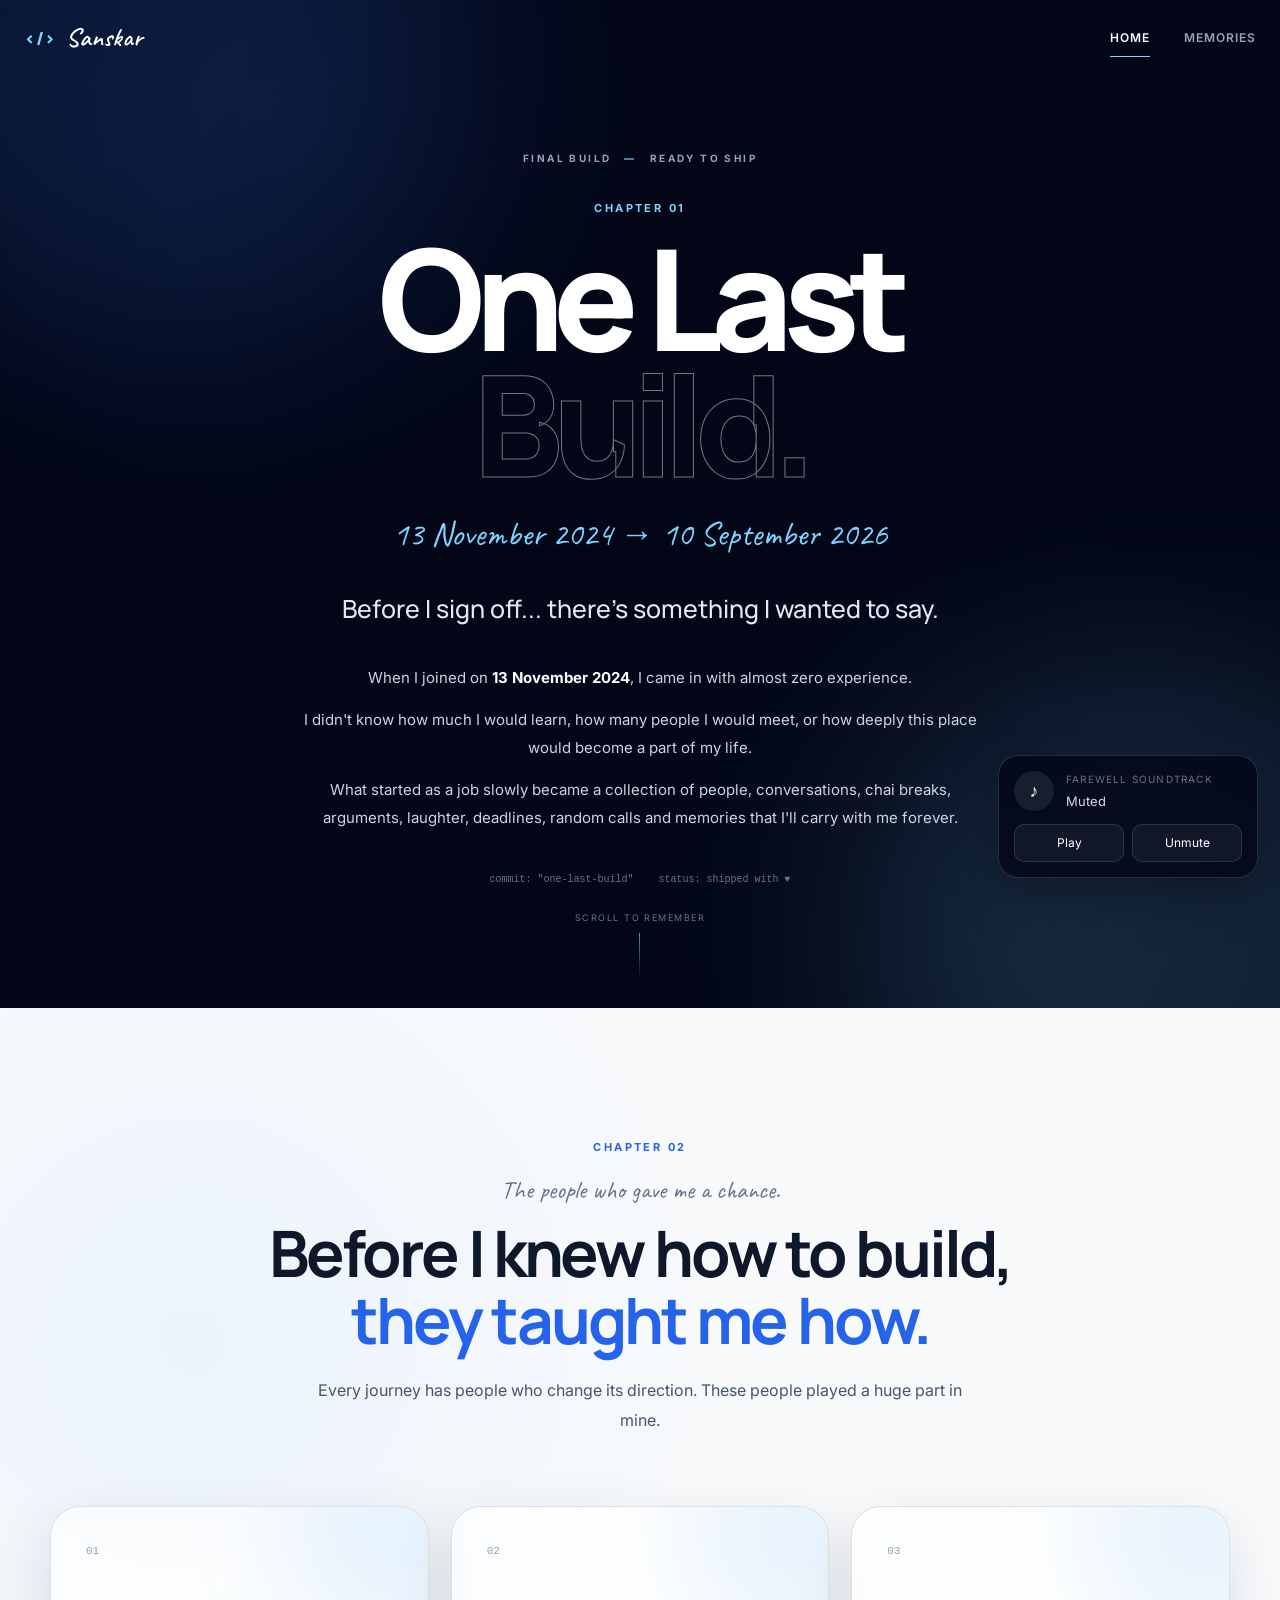
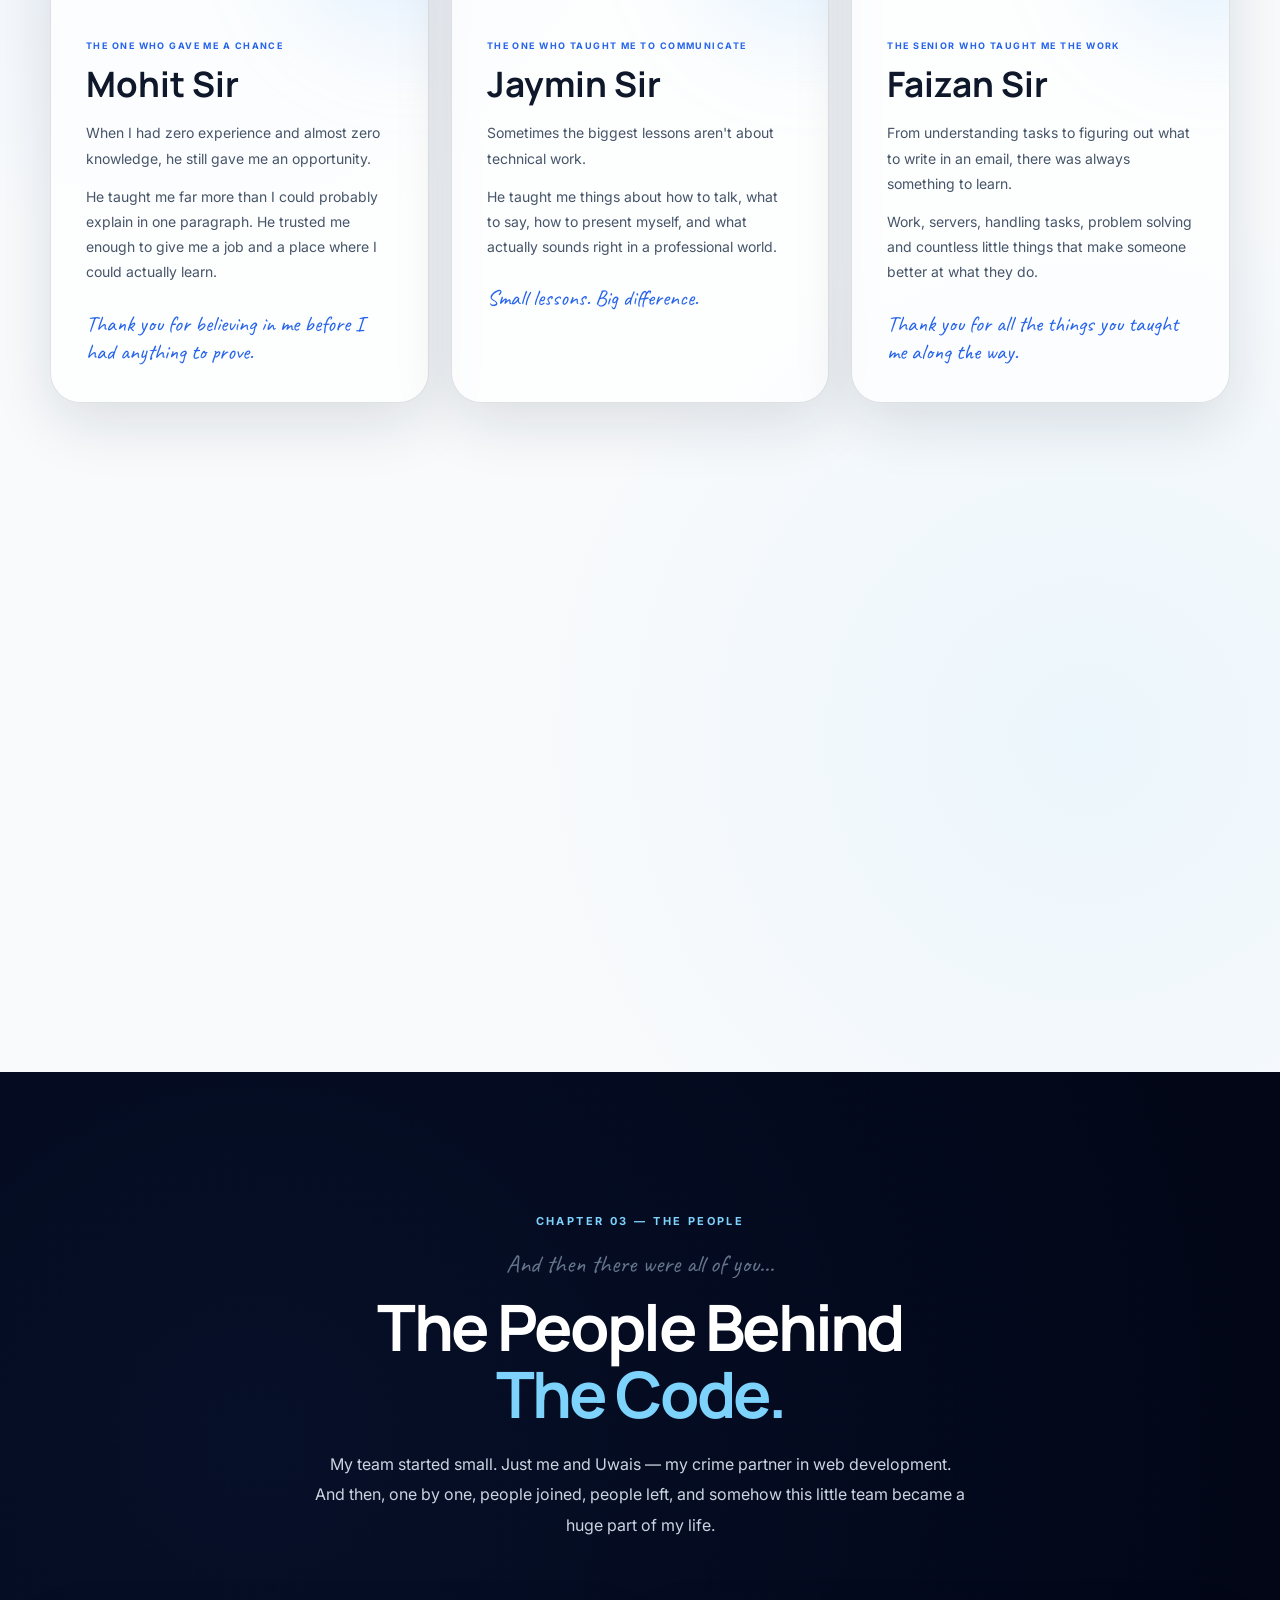
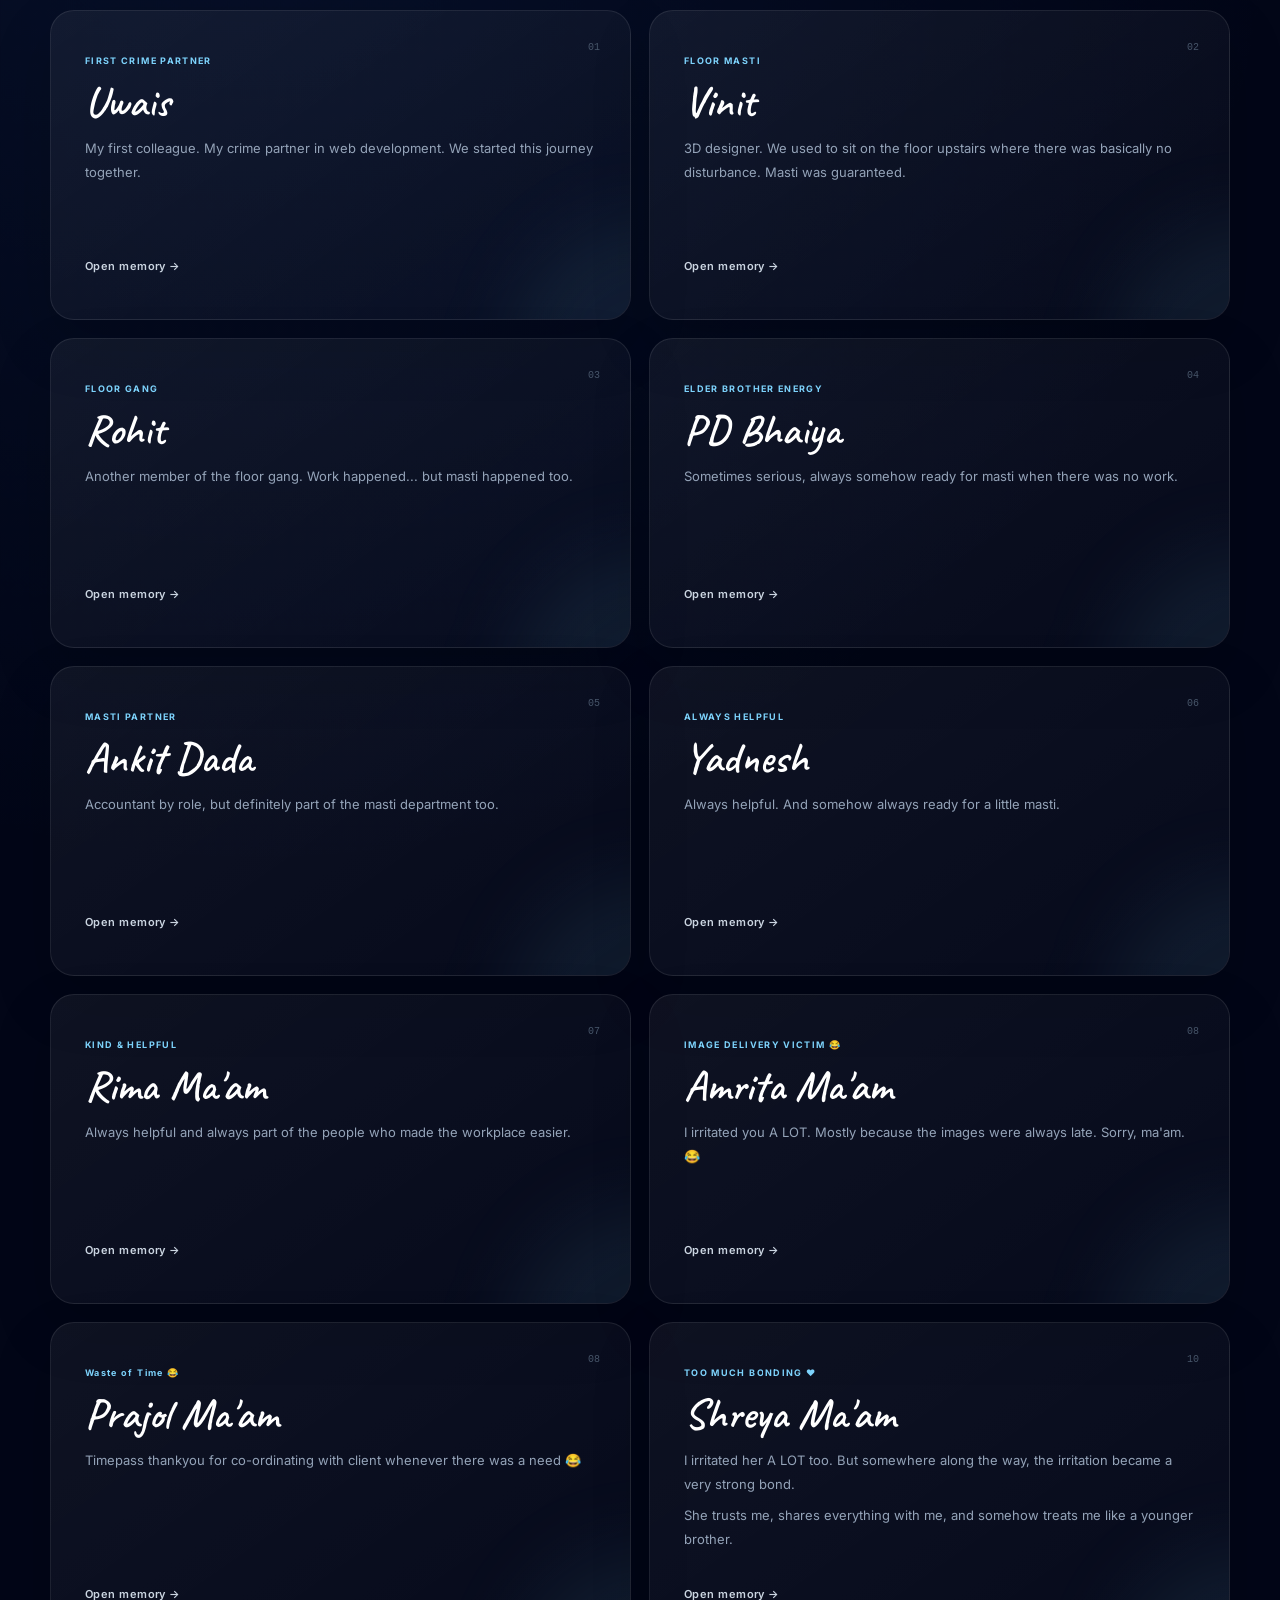
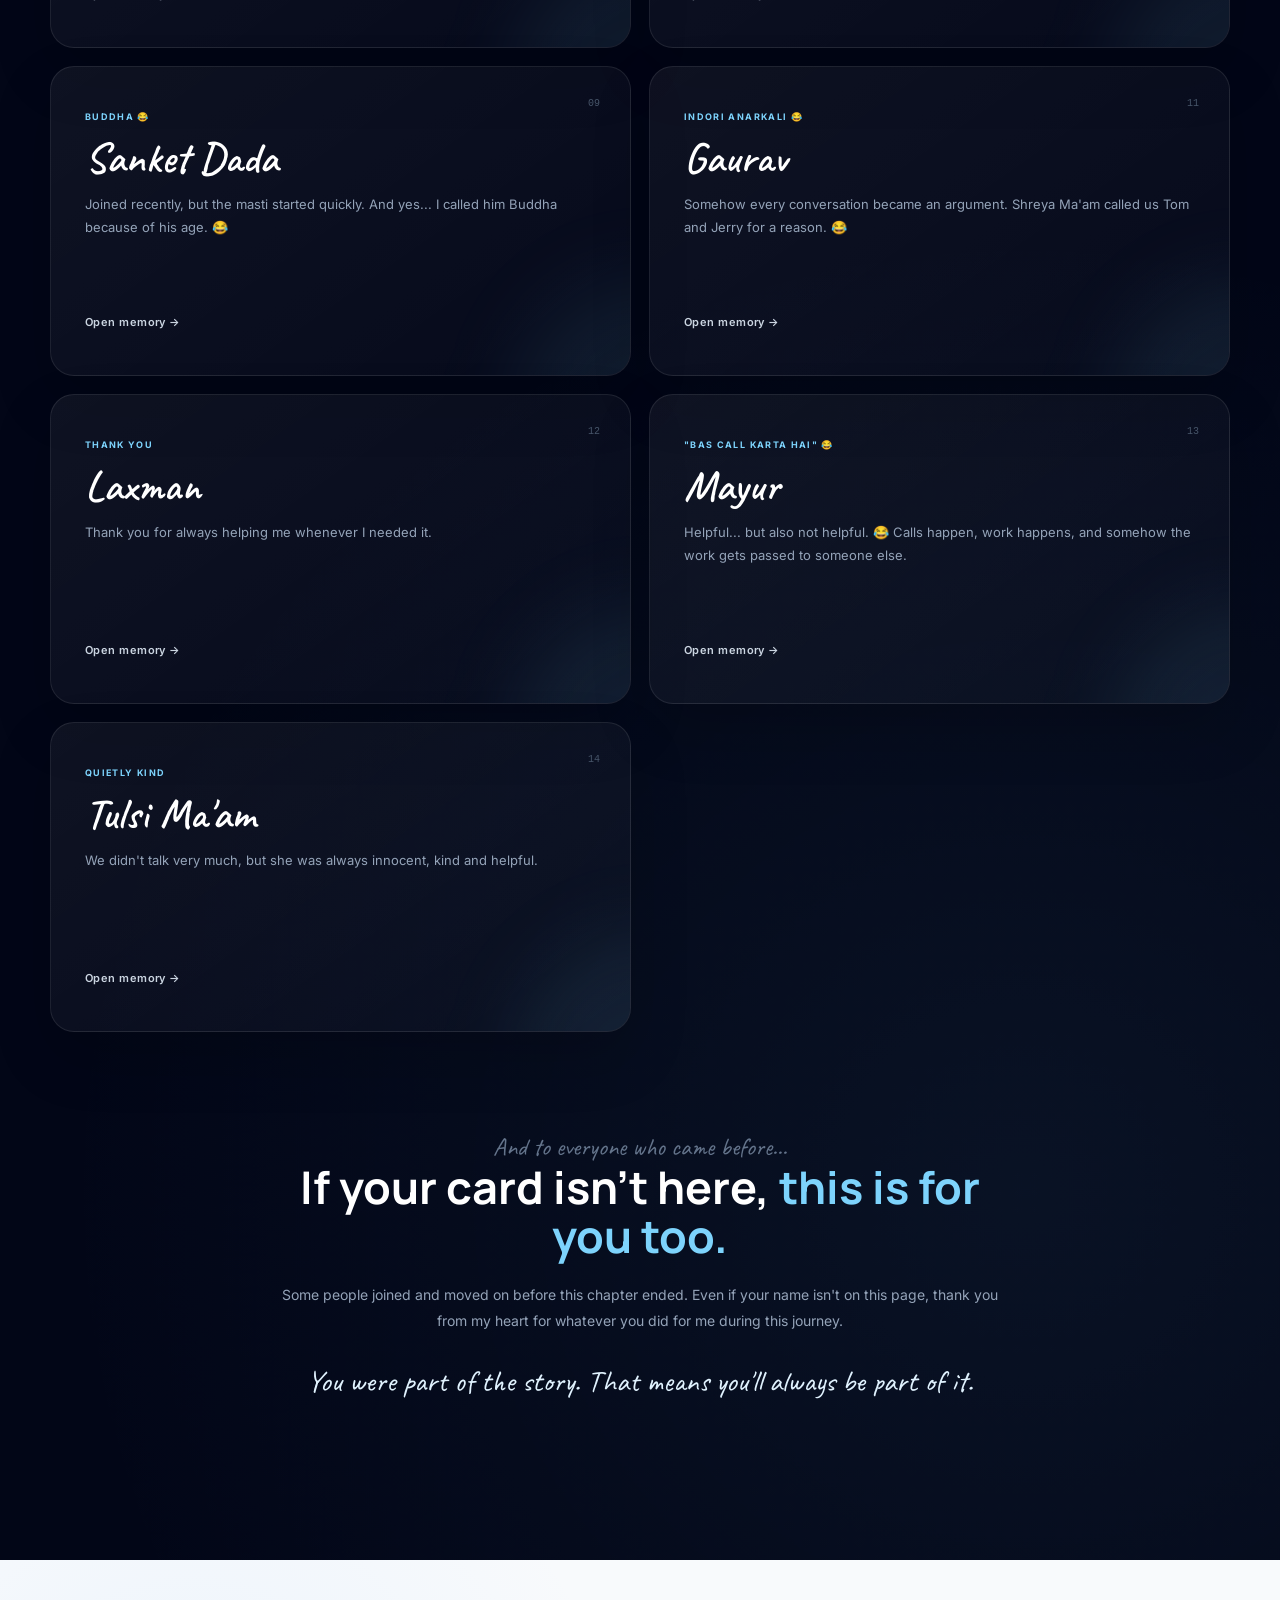
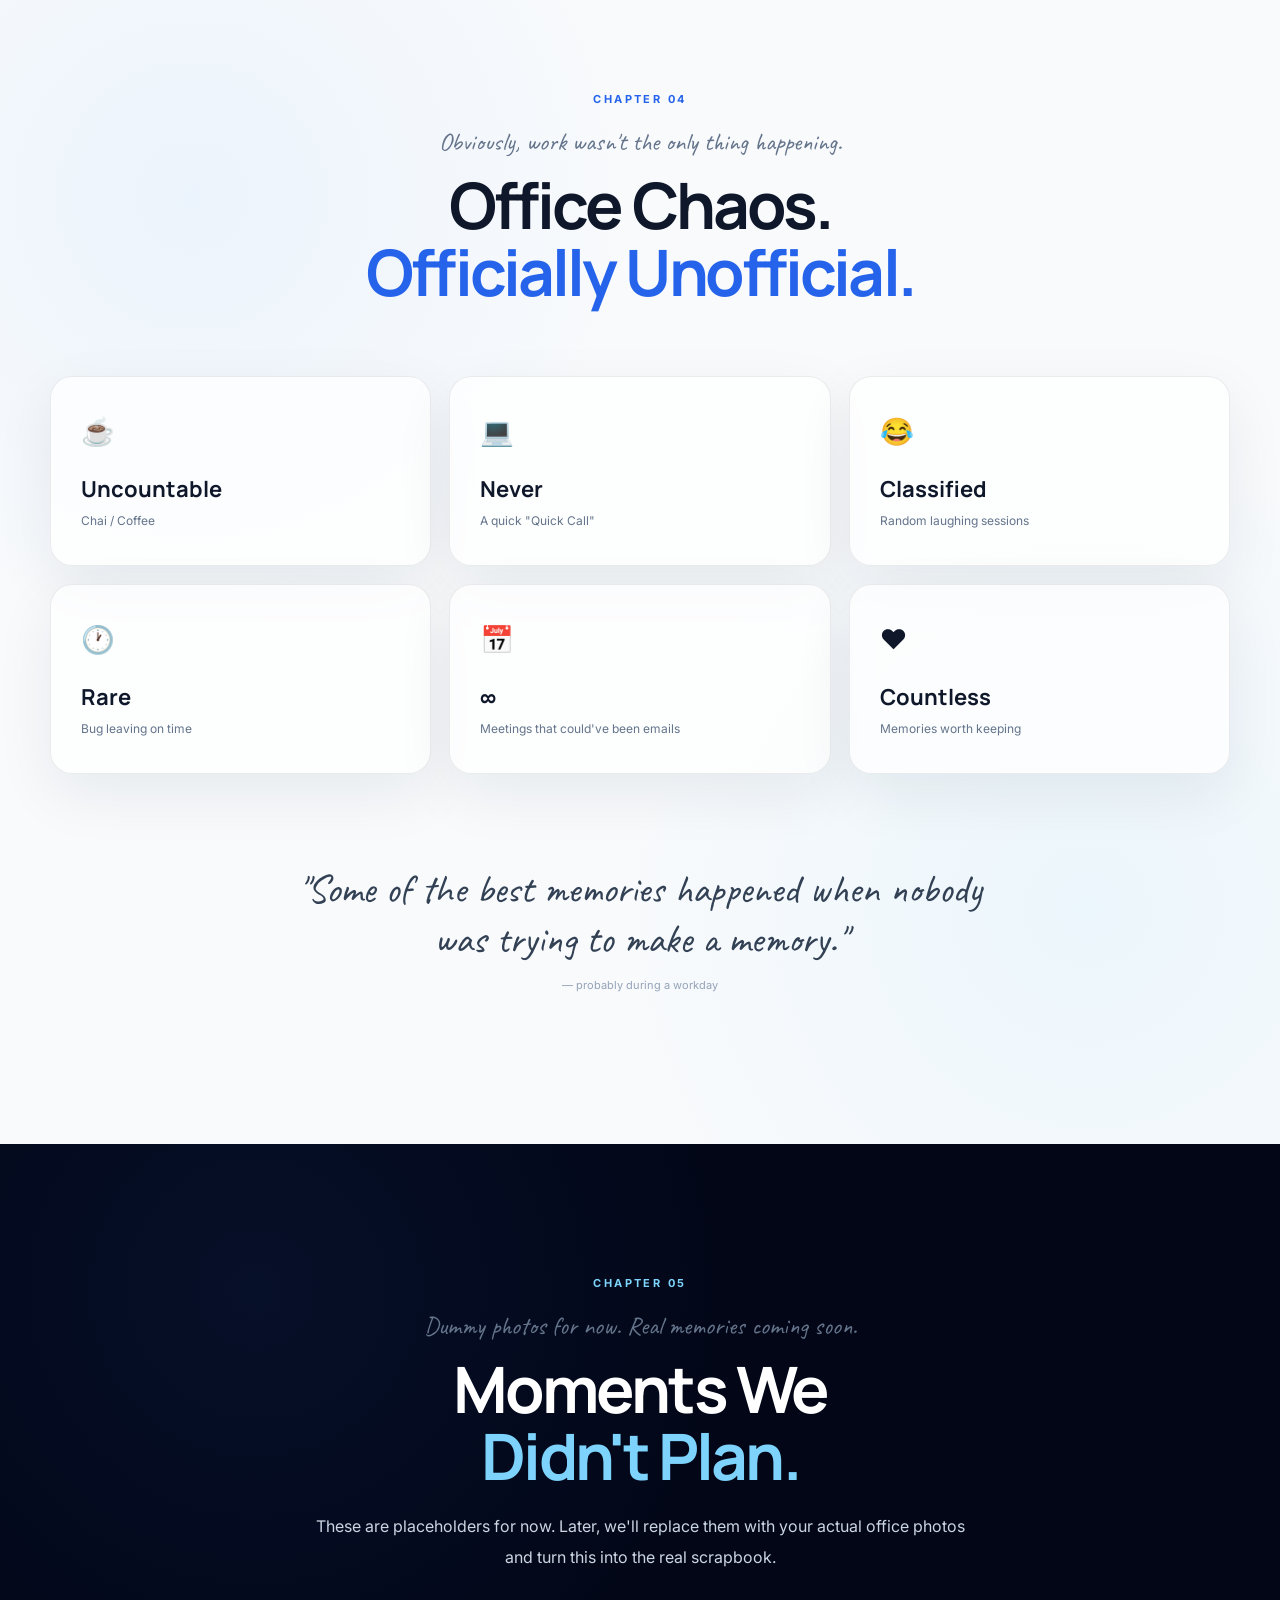
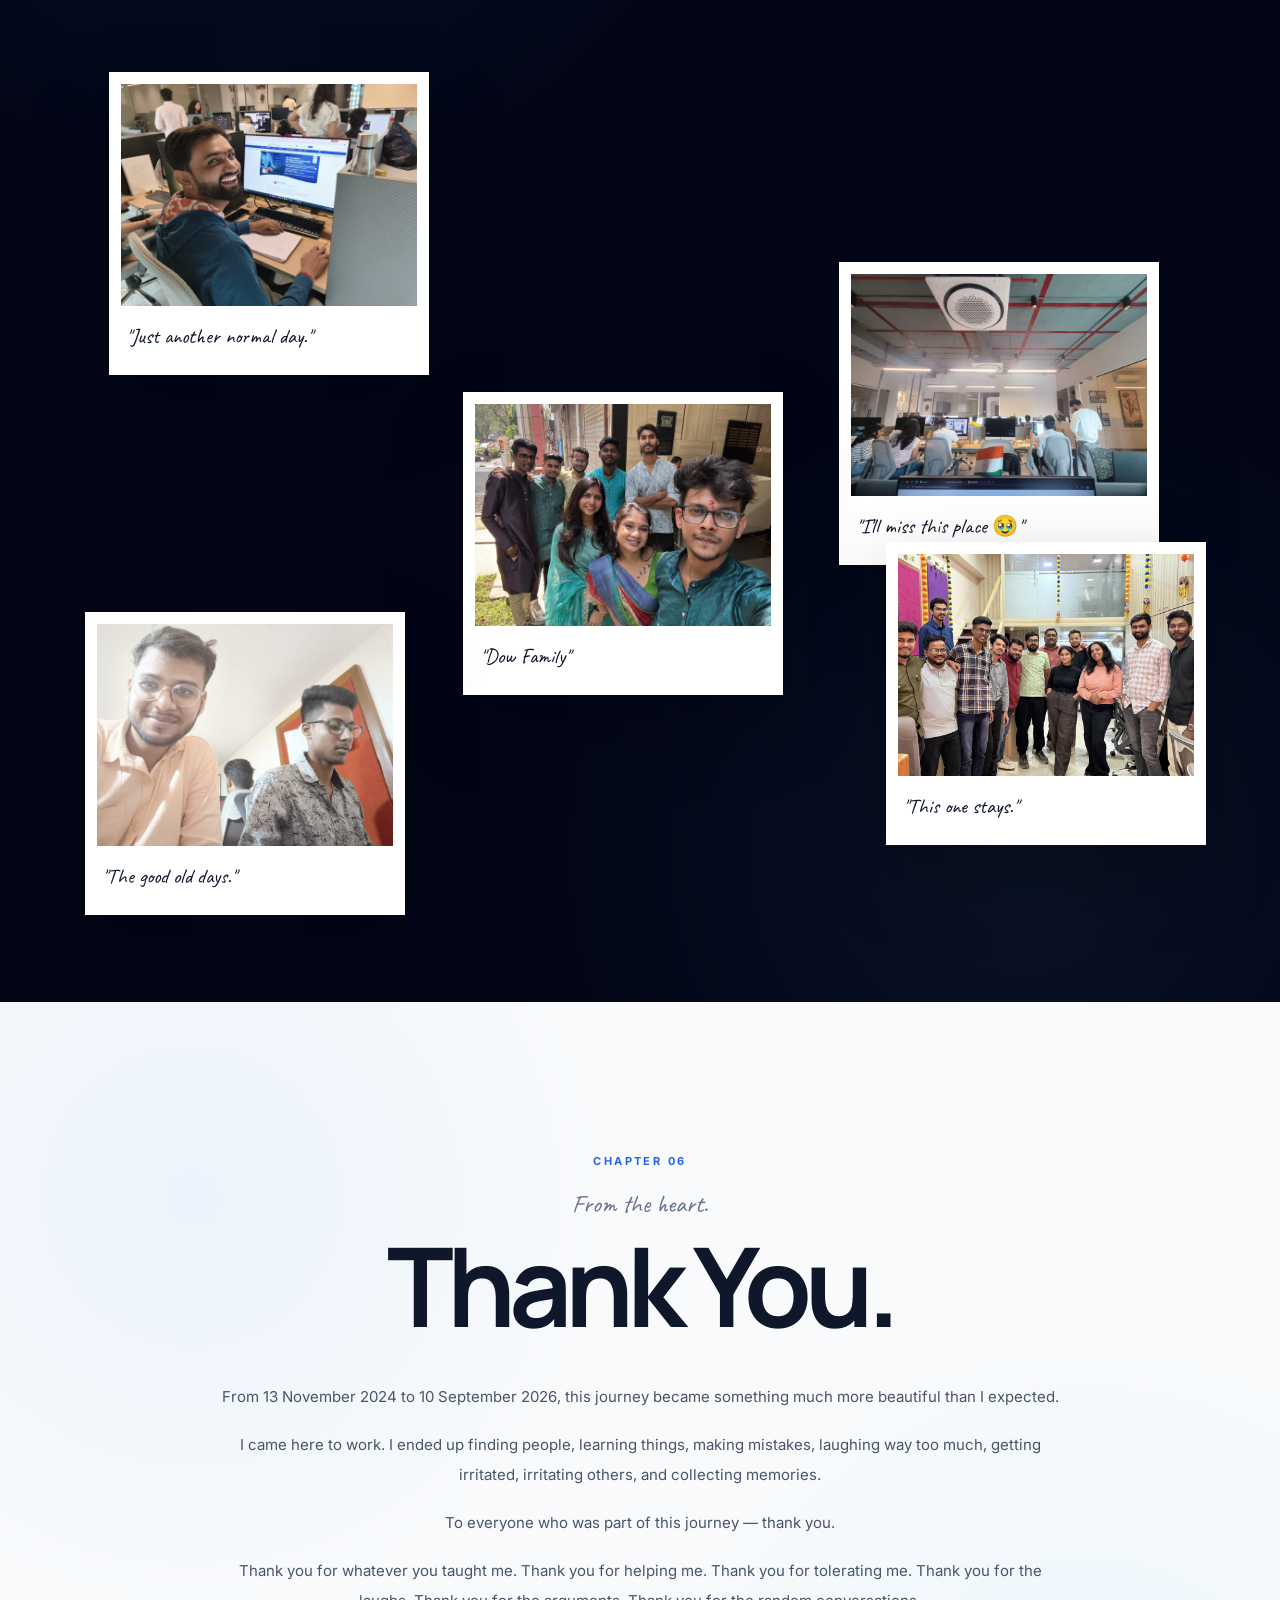
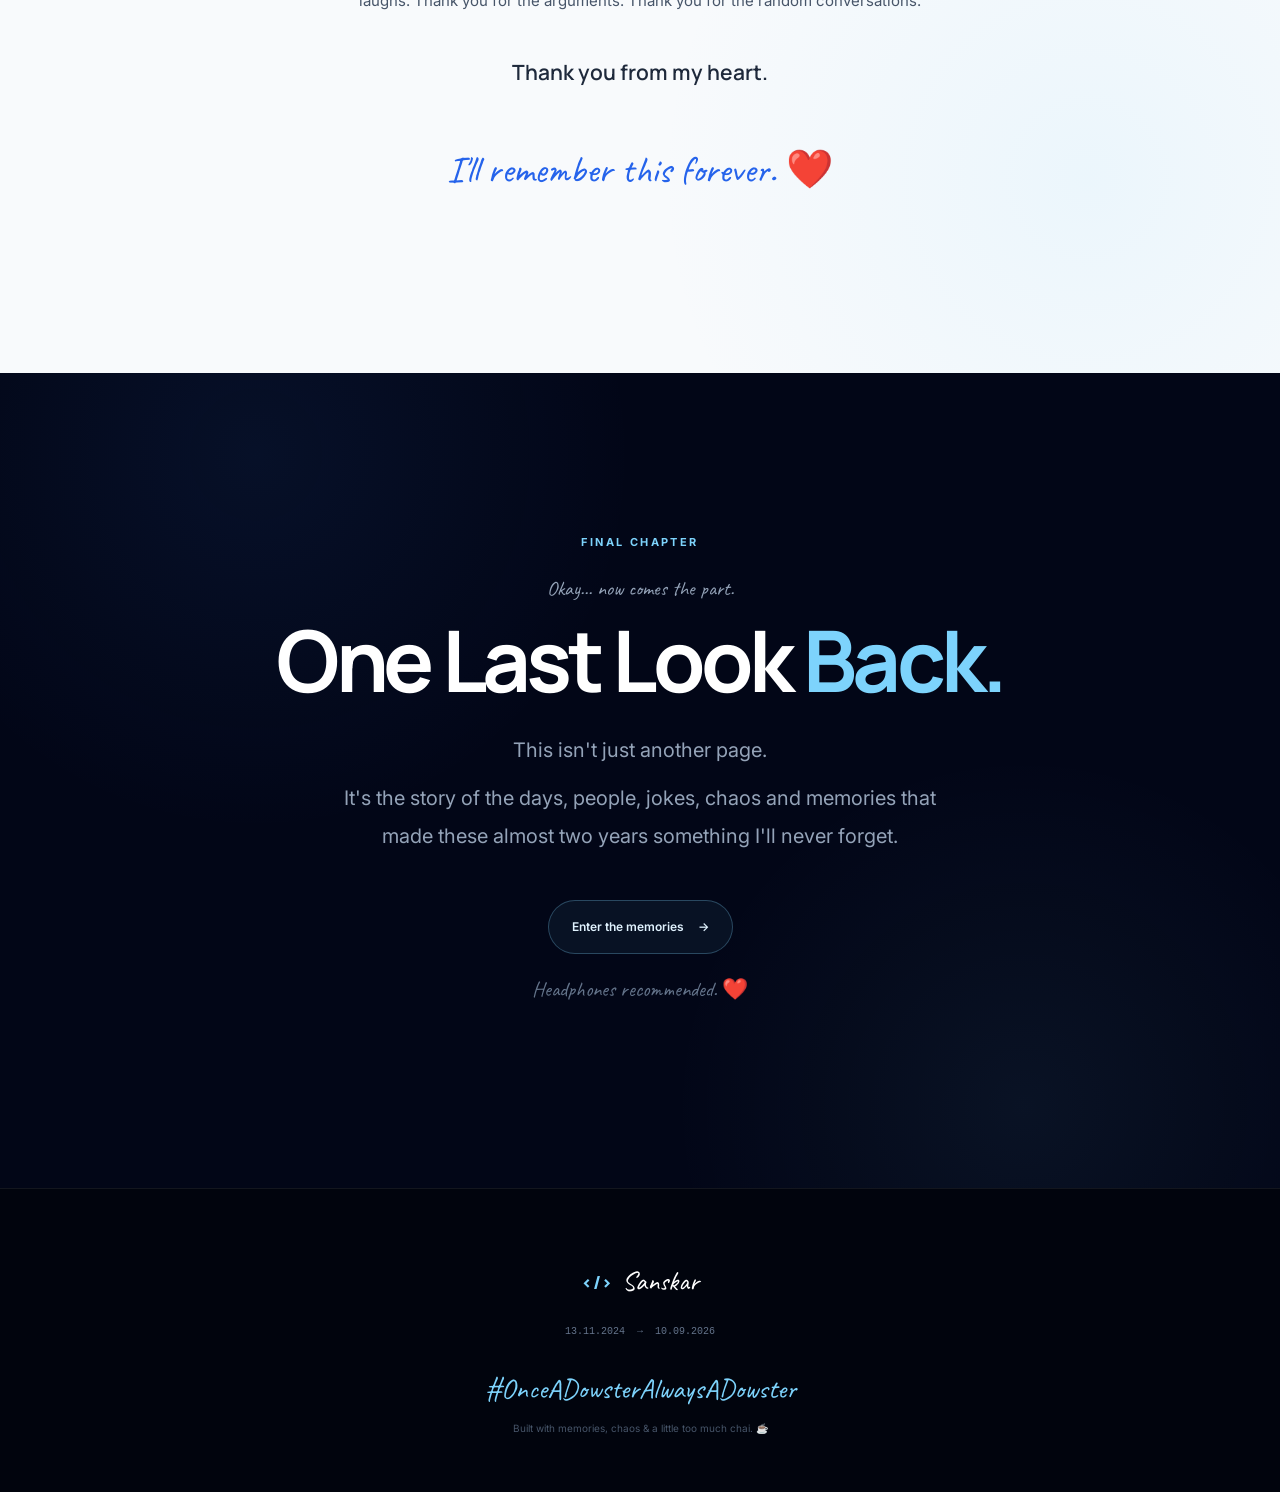
<file: index.html>
<!DOCTYPE html> 
<html lang="en">
<head>
    <meta charset="UTF-8">

    <meta
        name="viewport"
        content="width=device-width, initial-scale=1.0"
    >

    <meta
        name="description"
        content="One Last Build — Sanskar's farewell journey from 13 November 2024 to 10 September 2026."
    >

    <title>One Last Build — Sanskar's Farewell</title>
    <link rel="icon" type="image/svg+xml" href="assets/favicon.svg">


    <!-- Google Fonts -->
    <link rel="preconnect" href="https://fonts.googleapis.com">
    <link rel="preconnect" href="https://fonts.gstatic.com" crossorigin>

    <link
        href="https://fonts.googleapis.com/css2?family=Caveat:wght@400;500;600;700&family=Inter:wght@400;500;600;700&family=Manrope:wght@400;500;600;700;800&display=swap"
        rel="stylesheet"
    >

    <!-- Main CSS -->
    <link rel="stylesheet" href="css/style.css">

    <!-- Favicon -->
    <link
        rel="icon"
        type="image/svg+xml"
        href="assets/favicon.svg"
    >
</head>

<!-- HOME PAGE MUSIC -->
<audio
    id="homeAudio"
    src="audio/index.mp3"
    preload="auto"
    loop
></audio>

<div class="home-music-control" id="homeMusicControl">

    <div class="home-music-top">
        <div class="home-music-icon">♪</div>

        <div class="home-music-info">
            <div class="home-music-label">Farewell soundtrack</div>
            <div class="home-music-status" id="homeMusicStatus">
                Ready
            </div>
        </div>
    </div>

    <div class="home-music-buttons">
        <button id="homeMusicToggle" type="button">
            Play
        </button>

        <button id="homeMusicMute" type="button">
            Mute
        </button>
    </div>

</div>

<body>

<!-- =========================================
     PAGE LOADER
========================================== -->

<div class="page-loader" id="pageLoader">

    <div class="loader-content">

        <span class="loader-label">
            INITIALIZING
        </span>

        <span class="loader-code">
            Ruko site load hora, apka pc slow h site ni...
        </span>

    </div>

</div>


    <!-- =========================================
         HEADER
    ========================================== -->

    <header class="site-header" id="siteHeader">

        <div class="header-inner">

            <a href="#home" class="brand">
                <span class="brand-symbol">&lt;/&gt;</span>
                <span class="brand-name">Sanskar</span>
            </a>

            <nav class="desktop-nav" aria-label="Main navigation">

                <a href="#home" class="nav-link active">
                    Home
                </a>

                <!-- <a href="#people" class="nav-link">
                    People
                </a> -->

                <a href="#memories" class="nav-link">
                    Memories
                </a>

            </nav>

            <!-- <a
                href="memories.html"
                class="header-cta"
            >
                Enter Memories
                <span>→</span>
            </a> -->

            <button
                class="mobile-menu-toggle"
                id="mobileMenuToggle"
                type="button"
                aria-label="Open navigation menu"
                aria-expanded="false"
            >
                <span></span>
                <span></span>
            </button>

        </div>

        <!-- Mobile navigation -->

        <nav
            class="mobile-nav"
            id="mobileNav"
            aria-label="Mobile navigation"
        >

            <a href="#home">Home</a>
            <!-- <a href="#people">People</a> -->
            <a href="#memories">Memories</a>

            <!-- <a
                href="memories.html"
                class="mobile-nav-cta"
            >
                Enter Memories →
            </a> -->

        </nav>

    </header>


    <!-- =========================================
         MAIN
    ========================================== -->

    <main>


        <!-- =====================================
             HERO
        ====================================== -->

        <section
            class="hero section-dark"
            id="home"
        >

            <div class="hero-glow hero-glow-one"></div>
            <div class="hero-glow hero-glow-two"></div>

            <div class="hero-grid"></div>

            <div class="hero-content">

                <div class="hero-kicker reveal">
                    <span>FINAL BUILD</span>
                    <span class="kicker-divider">—</span>
                    <span>READY TO SHIP</span>
                </div>

                <div class="chapter-label reveal">
                    CHAPTER 01
                </div>

                <h1 class="hero-title reveal">
                    One Last
                    <span>Build.</span>
                </h1>

                <p class="hero-handwritten reveal">
                    13 November 2024 → 10 September 2026
                </p>

                <p class="hero-subtitle reveal">
                    Before I sign off... there's something I wanted to say.
                </p>

                <div class="hero-story reveal">

                    <p>
                        When I joined on <strong>13 November 2024</strong>,
                        I came in with almost zero experience.
                    </p>

                    <p>
                        I didn't know how much I would learn,
                        how many people I would meet,
                        or how deeply this place would become
                        a part of my life.
                    </p>

                    <p>
                        What started as a job slowly became
                        a collection of people, conversations,
                        chai breaks, arguments, laughter,
                        deadlines, random calls and memories
                        that I'll carry with me forever.
                    </p>

                </div>


                <div class="developer-signature reveal">

                    <span>
                        commit: "one-last-build"
                    </span>

                    <span>
                        status: shipped with ♥
                    </span>

                </div>

            </div>

            <div class="scroll-indicator">
                <span>Scroll to remember</span>
                <div class="scroll-line"></div>
            </div>

        </section>


        <!-- =====================================
             CLOUD TRANSITION
        ====================================== -->

        <div class="cloud-transition cloud-transition-light"></div>


        <!-- =====================================
             MENTORS
        ====================================== -->

        <section
            class="mentors-section section-light"
            id="mentors"
        >

            <div class="section-container">

                <div class="section-heading reveal">

                    <div class="chapter-label">
                        CHAPTER 02
                    </div>

                    <p class="handwritten-label">
                        The people who gave me a chance.
                    </p>

                    <h2>
                        Before I knew how to build,
                        <span>they taught me how.</span>
                    </h2>

                    <p class="section-intro">
                        Every journey has people who change its direction.
                        These people played a huge part in mine.
                    </p>

                </div>


                <div class="mentor-grid">

                    <!-- Mohit Sir -->

                    <article class="mentor-card reveal">

                        <div class="mentor-number">
                            01
                        </div>

                        <div class="mentor-content">

                            <span class="mentor-role">
                                THE ONE WHO GAVE ME A CHANCE
                            </span>

                            <h3>
                                Mohit Sir
                            </h3>

                            <p>
                                When I had zero experience and
                                almost zero knowledge, he still gave
                                me an opportunity.
                            </p>

                            <p>
                                He taught me far more than I could
                                probably explain in one paragraph.
                                He trusted me enough to give me a job
                                and a place where I could actually learn.
                            </p>

                            <span class="mentor-note">
                                Thank you for believing in me
                                before I had anything to prove.
                            </span>

                        </div>

                    </article>


                    <!-- Jaymin Sir -->

                    <article class="mentor-card reveal">

                        <div class="mentor-number">
                            02
                        </div>

                        <div class="mentor-content">

                            <span class="mentor-role">
                                THE ONE WHO TAUGHT ME TO COMMUNICATE
                            </span>

                            <h3>
                                Jaymin Sir
                            </h3>

                            <p>
                                Sometimes the biggest lessons aren't
                                about technical work.
                            </p>

                            <p>
                                He taught me things about how to talk,
                                what to say, how to present myself,
                                and what actually sounds right
                                in a professional world.
                            </p>

                            <span class="mentor-note">
                                Small lessons. Big difference.
                            </span>

                        </div>

                    </article>


                    <!-- Faizan Sir -->

                    <article class="mentor-card reveal">

                        <div class="mentor-number">
                            03
                        </div>

                        <div class="mentor-content">

                            <span class="mentor-role">
                                THE SENIOR WHO TAUGHT ME THE WORK
                            </span>

                            <h3>
                                Faizan Sir
                            </h3>

                            <p>
                                From understanding tasks to figuring
                                out what to write in an email,
                                there was always something to learn.
                            </p>

                            <p>
                                Work, servers, handling tasks,
                                problem solving and countless little
                                things that make someone better at
                                what they do.
                            </p>

                            <span class="mentor-note">
                                Thank you for all the things
                                you taught me along the way.
                            </span>

                        </div>

                    </article>

                    <!-- khalid Sir -->

                    <article class="mentor-card reveal">

                        <div class="mentor-number">
                            04
                        </div>

                        <div class="mentor-content">

                            <span class="mentor-role">
                                THE CTO WHO NEVER FELT LIKE A BOSS
                            </span>

                            <h3>
                                Khalid Sir
                            </h3>

                            <p>
                                Being the CTO, you might expect someone to
                                always feel distant or serious. But with Khalid
                                Sir, it was completely different. 
                            </p>

                            <p>
                                From helping with work and solving problems to
                                those random on-floor masti moments, there was
                                always something to remember. 
                            </p>

                            <span class="mentor-note">
                                Thank you for always being more like a friend
                                than a boss.
                            </span>

                        </div>

                    </article>

                    <!-- yakub Sir -->

                    <article class="mentor-card reveal">

                        <div class="mentor-number">
                            05
                        </div>

                        <div class="mentor-content">

                            <span class="mentor-role">
                                THE SENIOR WHO TAUGHT ME WORDPRESS
                            </span>

                            <h3>
                                Yakub Sir
                            </h3>

                            <p>
                                Yakub Sir was the one who taught me WordPress
                                and helped me understand the actual work behind
                                it.
                            </p>

                            <p>
                                He taught me by pointing out my mistakes, pushing me to do things
                                properly, and helping whenever I got stuck.
                                
                            </p>

                            <span class="mentor-note">
                               Thank you for teaching me, correcting me,
                            and making me better.
                            </span>

                        </div>

                    </article>

                    <!-- Gyas Sir -->

                    <article class="mentor-card reveal">

                        <div class="mentor-number">
                            06
                        </div>

                        <div class="mentor-content">

                            <span class="mentor-role">
                                THE SENIOR WHO ALWAYS HELPED
                            </span>

                            <h3>
                                Gyas Sir
                            </h3>

                            <p>
                                When I joined, Yakub Sir helped me and Uwais a lot.
        Whenever we faced a problem, we would run to him for help.
                            </p>

                            <p>
                                He taught us, corrected our mistakes, and always
        guided us when we got stuck.
                                
                            </p>

                            <span class="mentor-note">
                               Thank you for always being there and guiding us.
                            </span>

                        </div>

                    </article>

                </div>

            </div>

        </section>


        <!-- =====================================
             CLOUD TRANSITION
        ====================================== -->

        <div class="cloud-transition cloud-transition-dark"></div>


        <!-- =====================================
             PEOPLE
        ====================================== -->

        <section
            class="people-section section-dark"
            id="people"
        >

            <div class="section-container">

                <div class="section-heading reveal">

                    <div class="chapter-label">
                        CHAPTER 03 — THE PEOPLE
                    </div>

                    <p class="handwritten-label">
                        And then there were all of you...
                    </p>

                    <h2>
                        The People Behind
                        <span>The Code.</span>
                    </h2>

                    <p class="section-intro">
                        My team started small.
                        Just me and Uwais — my crime partner
                        in web development.
                    </p>

                    <p class="section-intro">
                        And then, one by one, people joined,
                        people left, and somehow this little team
                        became a huge part of my life.
                    </p>

                </div>


                <!-- People grid -->

                <div class="people-grid">


                    <!-- Uwais -->

                    <article
                        class="person-card reveal"
                        data-colleague="0"
                    >

                        <span class="person-index">
                            01
                        </span>

                        <div class="person-card-content">

                            <span class="person-tag">
                                FIRST CRIME PARTNER
                            </span>

                            <h3>
                                Uwais
                            </h3>

                            <p>
                                My first colleague.
                                My crime partner in web development.
                                We started this journey together.
                            </p>

                        </div>

                        <button
                            class="memory-button"
                            type="button"
                        >
                            Open memory →
                        </button>

                    </article>


                    <!-- Vinit -->

                    <article
                        class="person-card reveal"
                        data-colleague="1"
                    >

                        <span class="person-index">
                            02
                        </span>

                        <div class="person-card-content">

                            <span class="person-tag">
                                FLOOR MASTI
                            </span>

                            <h3>
                                Vinit
                            </h3>

                            <p>
                                3D designer.
                                We used to sit on the floor upstairs
                                where there was basically no disturbance.
                                Masti was guaranteed.
                            </p>

                        </div>

                        <button
                            class="memory-button"
                            type="button"
                        >
                            Open memory →
                        </button>

                    </article>


                    <!-- Rohit -->

                    <article
                        class="person-card reveal"
                        data-colleague="2"
                    >

                        <span class="person-index">
                            03
                        </span>

                        <div class="person-card-content">

                            <span class="person-tag">
                                FLOOR GANG
                            </span>

                            <h3>
                                Rohit
                            </h3>

                            <p>
                                Another member of the floor gang.
                                Work happened...
                                but masti happened too.
                            </p>

                        </div>

                        <button
                            class="memory-button"
                            type="button"
                        >
                            Open memory →
                        </button>

                    </article>


                    <!-- PD Bhaiya -->

                    <article
                        class="person-card reveal"
                        data-colleague="3"
                    >

                        <span class="person-index">
                            04
                        </span>

                        <div class="person-card-content">

                            <span class="person-tag">
                                ELDER BROTHER ENERGY
                            </span>

                            <h3>
                                PD Bhaiya
                            </h3>

                            <p>
                                Sometimes serious,
                                always somehow ready for masti
                                when there was no work.
                            </p>

                        </div>

                        <button
                            class="memory-button"
                            type="button"
                        >
                            Open memory →
                        </button>

                    </article>


                    <!-- Ankit Dada -->

                    <article
                        class="person-card reveal"
                        data-colleague="4"
                    >

                        <span class="person-index">
                            05
                        </span>

                        <div class="person-card-content">

                            <span class="person-tag">
                                MASTI PARTNER
                            </span>

                            <h3>
                                Ankit Dada
                            </h3>

                            <p>
                                Accountant by role,
                                but definitely part of the
                                masti department too.
                            </p>

                        </div>

                        <button
                            class="memory-button"
                            type="button"
                        >
                            Open memory →
                        </button>

                    </article>


                    <!-- Yadnesh -->

                    <article
                        class="person-card reveal"
                        data-colleague="5"
                    >

                        <span class="person-index">
                            06
                        </span>

                        <div class="person-card-content">

                            <span class="person-tag">
                                ALWAYS HELPFUL
                            </span>

                            <h3>
                                Yadnesh
                            </h3>

                            <p>
                                Always helpful.
                                And somehow always ready
                                for a little masti.
                            </p>

                        </div>

                        <button
                            class="memory-button"
                            type="button"
                        >
                            Open memory →
                        </button>

                    </article>


                    <!-- Rima Ma'am -->

                    <article
                        class="person-card reveal"
                        data-colleague="6"
                    >

                        <span class="person-index">
                            07
                        </span>

                        <div class="person-card-content">

                            <span class="person-tag">
                                KIND & HELPFUL
                            </span>

                            <h3>
                                Rima Ma'am
                            </h3>

                            <p>
                                Always helpful and always
                                part of the people who made
                                the workplace easier.
                            </p>

                        </div>

                        <button
                            class="memory-button"
                            type="button"
                        >
                            Open memory →
                        </button>

                    </article>


                    <!-- Amrita Ma'am -->

                    <article
                        class="person-card reveal"
                        data-colleague="7"
                    >

                        <span class="person-index">
                            08
                        </span>

                        <div class="person-card-content">

                            <span class="person-tag">
                                IMAGE DELIVERY VICTIM 😂
                            </span>

                            <h3>
                                Amrita Ma'am
                            </h3>

                            <p>
                                I irritated you A LOT.
                                Mostly because the images were
                                always late. Sorry, ma'am. 😂
                            </p>

                        </div>

                        <button
                            class="memory-button"
                            type="button"
                        >
                            Open memory →
                        </button>

                    </article>

                    <!--Prajol Ma'am -->

                    <article
                        class="person-card reveal"
                        data-colleague="8"
                    >

                        <span class="person-index">
                            08
                        </span>

                        <div class="person-card-content">

                            <span class="person-tag">
                                Waste of Time 😂
                            </span>

                            <h3>
                                Prajol Ma'am
                            </h3>

                            <p>
                                Timepass thankyou for co-ordinating with client whenever there was a need  😂
                            </p>

                        </div>

                        <button
                            class="memory-button"
                            type="button"
                        >
                            Open memory →
                        </button>

                    </article>

                    <!-- Shreya Ma'am -->

                    <article
                        class="person-card reveal"
                        data-colleague="9"
                    >

                        <span class="person-index">
                            10
                        </span>

                        <div class="person-card-content">

                            <span class="person-tag">
                                TOO MUCH BONDING ❤️
                            </span>

                            <h3>
                                Shreya Ma'am
                            </h3>

                            <p>
                                I irritated her A LOT too.
                                But somewhere along the way,
                                the irritation became a very strong bond.
                            </p>

                            <p>
                                She trusts me, shares everything
                                with me, and somehow treats me
                                like a younger brother.
                            </p>

                        </div>

                        <button
                            class="memory-button"
                            type="button"
                        >
                            Open memory →
                        </button>

                    </article>



                    <!-- Sanket Dada -->

                    <article
                        class="person-card reveal"
                        data-colleague="10"
                    >

                        <span class="person-index">
                            09
                        </span>

                        <div class="person-card-content">

                            <span class="person-tag">
                                BUDDHA 😂
                            </span>

                            <h3>
                                Sanket Dada
                            </h3>

                            <p>
                                Joined recently,
                                but the masti started quickly.
                                And yes... I called him Buddha
                                because of his age. 😂
                            </p>

                        </div>

                        <button
                            class="memory-button"
                            type="button"
                        >
                            Open memory →
                        </button>

                    </article>


                    

                    <!-- Gaurav -->

                    <article
                        class="person-card reveal"
                        data-colleague="11"
                    >

                        <span class="person-index">
                            11
                        </span>

                        <div class="person-card-content">

                            <span class="person-tag">
                                INDORI ANARKALI 😂
                            </span>

                            <h3>
                                Gaurav
                            </h3>

                            <p>
                                Somehow every conversation
                                became an argument.
                                Shreya Ma'am called us
                                Tom and Jerry for a reason. 😂
                            </p>

                        </div>

                        <button
                            class="memory-button"
                            type="button"
                        >
                            Open memory →
                        </button>

                    </article>


                    <!-- Laxman -->

                    <article
                        class="person-card reveal"
                        data-colleague="12"
                    >

                        <span class="person-index">
                            12
                        </span>

                        <div class="person-card-content">

                            <span class="person-tag">
                                THANK YOU
                            </span>

                            <h3>
                                Laxman
                            </h3>

                            <p>
                                Thank you for always helping me
                                whenever I needed it.
                            </p>

                        </div>

                        <button
                            class="memory-button"
                            type="button"
                        >
                            Open memory →
                        </button>

                    </article>


                    <!-- Mayur -->

                    <article
                        class="person-card reveal"
                        data-colleague="13"
                    >

                        <span class="person-index">
                            13
                        </span>

                        <div class="person-card-content">

                            <span class="person-tag">
                                "BAS CALL KARTA HAI" 😂
                            </span>

                            <h3>
                                Mayur
                            </h3>

                            <p>
                                Helpful...
                                but also not helpful. 😂
                                Calls happen, work happens,
                                and somehow the work gets passed
                                to someone else.
                            </p>

                        </div>

                        <button
                            class="memory-button"
                            type="button"
                        >
                            Open memory →
                        </button>

                    </article>


                    <!-- Tulsi Ma'am -->

                    <article
                        class="person-card reveal"
                        data-colleague="14"
                    >

                        <span class="person-index">
                            14
                        </span>

                        <div class="person-card-content">

                            <span class="person-tag">
                                QUIETLY KIND
                            </span>

                            <h3>
                                Tulsi Ma'am
                            </h3>

                            <p>
                                We didn't talk very much,
                                but she was always innocent,
                                kind and helpful.
                            </p>

                        </div>

                        <button
                            class="memory-button"
                            type="button"
                        >
                            Open memory →
                        </button>

                    </article>

                </div>


                <!-- People who left -->

                <div class="people-goodbye reveal">

                    <span class="handwritten-label">
                        And to everyone who came before...
                    </span>

                    <h3>
                        If your card isn't here,
                        <span>this is for you too.</span>
                    </h3>

                    <p>
                        Some people joined and moved on before
                        this chapter ended.
                        Even if your name isn't on this page,
                        thank you from my heart for whatever
                        you did for me during this journey.
                    </p>

                    <p class="handwritten-big">
                        You were part of the story.
                        That means you'll always be part of it.
                    </p>

                </div>

            </div>

        </section>


        <!-- =====================================
             CLOUD TRANSITION
        ====================================== -->

        <div class="cloud-transition cloud-transition-light"></div>


        <!-- =====================================
             OFFICE CHAOS
        ====================================== -->

        <section
            class="chaos-section section-light"
            id="chaos"
        >

            <div class="section-container">

                <div class="section-heading reveal">

                    <div class="chapter-label">
                        CHAPTER 04
                    </div>

                    <p class="handwritten-label">
                        Obviously, work wasn't the only thing happening.
                    </p>

                    <h2>
                        Office Chaos.
                        <span>Officially Unofficial.</span>
                    </h2>

                </div>


                <div class="chaos-stats">


                    <div class="chaos-stat reveal">

                        <span class="chaos-icon">
                            ☕
                        </span>

                        <strong>
                            Uncountable
                        </strong>

                        <span>
                            Chai / Coffee
                        </span>

                    </div>


                    <div class="chaos-stat reveal">

                        <span class="chaos-icon">
                            💻
                        </span>

                        <strong>
                            Never
                        </strong>

                        <span>
                            A quick "Quick Call"
                        </span>

                    </div>


                    <div class="chaos-stat reveal">

                        <span class="chaos-icon">
                            😂
                        </span>

                        <strong>
                            Classified
                        </strong>

                        <span>
                            Random laughing sessions
                        </span>

                    </div>


                    <div class="chaos-stat reveal">

                        <span class="chaos-icon">
                            🕐
                        </span>

                        <strong>
                            Rare
                        </strong>

                        <span>
                            Bug leaving on time
                        </span>

                    </div>


                    <div class="chaos-stat reveal">

                        <span class="chaos-icon">
                            📅
                        </span>

                        <strong>
                            ∞
                        </strong>

                        <span>
                            Meetings that could've been emails
                        </span>

                    </div>


                    <div class="chaos-stat reveal">

                        <span class="chaos-icon">
                            ❤️
                        </span>

                        <strong>
                            Countless
                        </strong>

                        <span>
                            Memories worth keeping
                        </span>

                    </div>

                </div>


                <div class="chaos-quote reveal">

                    <p>
                        "Some of the best memories
                        happened when nobody was trying
                        to make a memory."
                    </p>

                    <span>
                        — probably during a workday
                    </span>

                </div>

            </div>

        </section>


        <!-- =====================================
             CLOUD TRANSITION
        ====================================== -->

        <div class="cloud-transition cloud-transition-dark"></div>


        <!-- =====================================
             PHOTO WALL
        ====================================== -->

        <section
            class="photo-wall-section section-dark"
            id="photoWall"
        >

            <div class="section-container">

                <div class="section-heading reveal">

                    <div class="chapter-label">
                        CHAPTER 05
                    </div>

                    <p class="handwritten-label">
                        Dummy photos for now. Real memories coming soon.
                    </p>

                    <h2>
                        Moments We
                        <span>Didn't Plan.</span>
                    </h2>

                    <p class="section-intro">
                        These are placeholders for now.
                        Later, we'll replace them with your actual
                        office photos and turn this into the real
                        scrapbook.
                    </p>

                </div>


                <div class="photo-wall">


                    <figure class="photo-card photo-card-one reveal">

                        <img
                            src="images/pd.jpg"
                            alt="Placeholder team working together"
                            loading="lazy"
                        >

                        <figcaption>
                            "Just another normal day."
                        </figcaption>

                    </figure>


                    <figure class="photo-card photo-card-two reveal">

                        <img
                            src="images/WhatsApp Image 2026-09-08 at 10.13.31 PM (1).jpeg"
                            alt="Placeholder team conversation"
                            loading="lazy"
                        >

                        <figcaption>
                            "I’ll miss this place 🥹"
                        </figcaption>

                    </figure>


                    <figure class="photo-card photo-card-three reveal">

                        <img
                            src="images/WhatsApp Image 2026-09-07 at 2.02.00 PM.jpeg"
                            alt="Placeholder friends laughing"
                            loading="lazy"
                        >

                        <figcaption>
                            "Dow Family"
                        </figcaption>

                    </figure>


                    <figure class="photo-card photo-card-four reveal">

                        <img
                            src="images/WhatsApp Image 2026-09-07 at 2.02.00 PM (3).jpeg"
                            alt="Placeholder group memory"
                            loading="lazy"
                        >

                        <figcaption>
                            "This one stays."
                        </figcaption>

                    </figure>


                    <figure class="photo-card photo-card-five reveal">

                        <img
                            src="images/photo_2026-09-06_11-13-36 (2).jpg"
                            alt="Placeholder friends together"
                            loading="lazy"
                        >

                        <figcaption>
                            "The good old days."
                        </figcaption>

                    </figure>

                </div>

            </div>

        </section>


        <!-- =====================================
             CLOUD TRANSITION
        ====================================== -->

        <div class="cloud-transition cloud-transition-light"></div>


        <!-- =====================================
             GRATITUDE
        ====================================== -->

        <section
            class="gratitude-section section-light"
            id="gratitude"
        >

            <div class="section-container">

                <div class="gratitude-content reveal">

                    <div class="chapter-label">
                        CHAPTER 06
                    </div>

                    <p class="handwritten-label">
                        From the heart.
                    </p>

                    <h2>
                        Thank You.
                    </h2>

                    <div class="gratitude-text">

                        <p>
                            From 13 November 2024 to
                            10 September 2026,
                            this journey became something
                            much more beautiful than I expected.
                        </p>

                        <p>
                            I came here to work.
                            I ended up finding people,
                            learning things, making mistakes,
                            laughing way too much,
                            getting irritated,
                            irritating others,
                            and collecting memories.
                        </p>

                        <p>
                            To everyone who was part of this journey —
                            thank you.
                        </p>

                        <p>
                            Thank you for whatever you taught me.
                            Thank you for helping me.
                            Thank you for tolerating me.
                            Thank you for the laughs.
                            Thank you for the arguments.
                            Thank you for the random conversations.
                        </p>

                        <p class="gratitude-highlight">
                            Thank you from my heart.
                        </p>

                    </div>

                    <p class="gratitude-handwritten">
                        I'll remember this forever. ❤️
                    </p>

                </div>

            </div>

        </section>


        <!-- =====================================
             CLOUD TRANSITION
        ====================================== -->

        <div class="cloud-transition cloud-transition-dark"></div>


        <!-- =====================================
             MEMORIES PREVIEW
        ====================================== -->

        <section
            class="memories-preview-section section-dark"
            id="memories"
        >

            <div class="section-container">

                <div class="memories-preview reveal">

                    <div class="chapter-label">
                        FINAL CHAPTER
                    </div>

                    <p class="handwritten-label">
                        Okay... now comes the part.
                    </p>

                    <h2>
                        One Last Look
                        <span>Back.</span>
                    </h2>

                    <p>
                        This isn't just another page.
                    </p>

                    <p>
                        It's the story of the days,
                        people, jokes, chaos and memories
                        that made these almost two years
                        something I'll never forget.
                    </p>

                    <a
                        href="memories.html"
                        class="memory-enter-button"
                    >
                        Enter the memories
                        <span>→</span>
                    </a>

                    <span class="memory-enter-note">
                        Headphones recommended. ❤️
                    </span>

                </div>

            </div>

        </section>


    </main>


    <!-- =========================================
         MEMORY MODAL
    ========================================== -->

    <div
        class="memory-modal"
        id="memoryModal"
        aria-hidden="true"
    >

        <div class="memory-modal-backdrop"></div>

        <div
            class="memory-modal-content"
            role="dialog"
            aria-modal="true"
            aria-labelledby="modalName"
        >

            <button
                class="modal-close"
                id="modalClose"
                type="button"
                aria-label="Close memory"
            >
                ×
            </button>

            <span
                class="modal-tag"
                id="modalTag"
            >
                MEMORY
            </span>

            <h2 id="modalName">
                Name
            </h2>

            <p
                class="modal-message"
                id="modalMessage"
            >
                Message
            </p>

            <div class="modal-memory-block">

                <span>
                    ONE MEMORY
                </span>

                <p id="modalMemory">
                    Memory
                </p>

            </div>

            <div class="modal-memory-block">

                <span>
                    I'LL MISS
                </span>

                <p id="modalWillMiss">
                    Something
                </p>

            </div>

            <div class="modal-memory-block">

                <span>
                    INSIDE JOKE
                </span>

                <p id="modalInsideJoke">
                    Something funny
                </p>

            </div>

        </div>

    </div>


    <!-- =========================================
         FOOTER
    ========================================== -->

    <footer class="site-footer">

        <div class="footer-inner">

            <div class="footer-brand">

                <span class="brand-symbol">
                    &lt;/&gt;
                </span>

                <span>
                    Sanskar
                </span>

            </div>

            <div class="footer-dates">

                <span>
                    13.11.2024
                </span>

                <span>
                    →
                </span>

                <span>
                    10.09.2026
                </span>

            </div>

            <p class="footer-line">
                #OnceADowsterAlwaysADowster
            </p>

            <p class="footer-copyright">
                Built with memories, chaos &amp; a little too much chai. ☕
            </p>

        </div>

    </footer>


    <!-- Main JS -->
    <script src="js/main.js"></script>

</body>
</html>
</file>
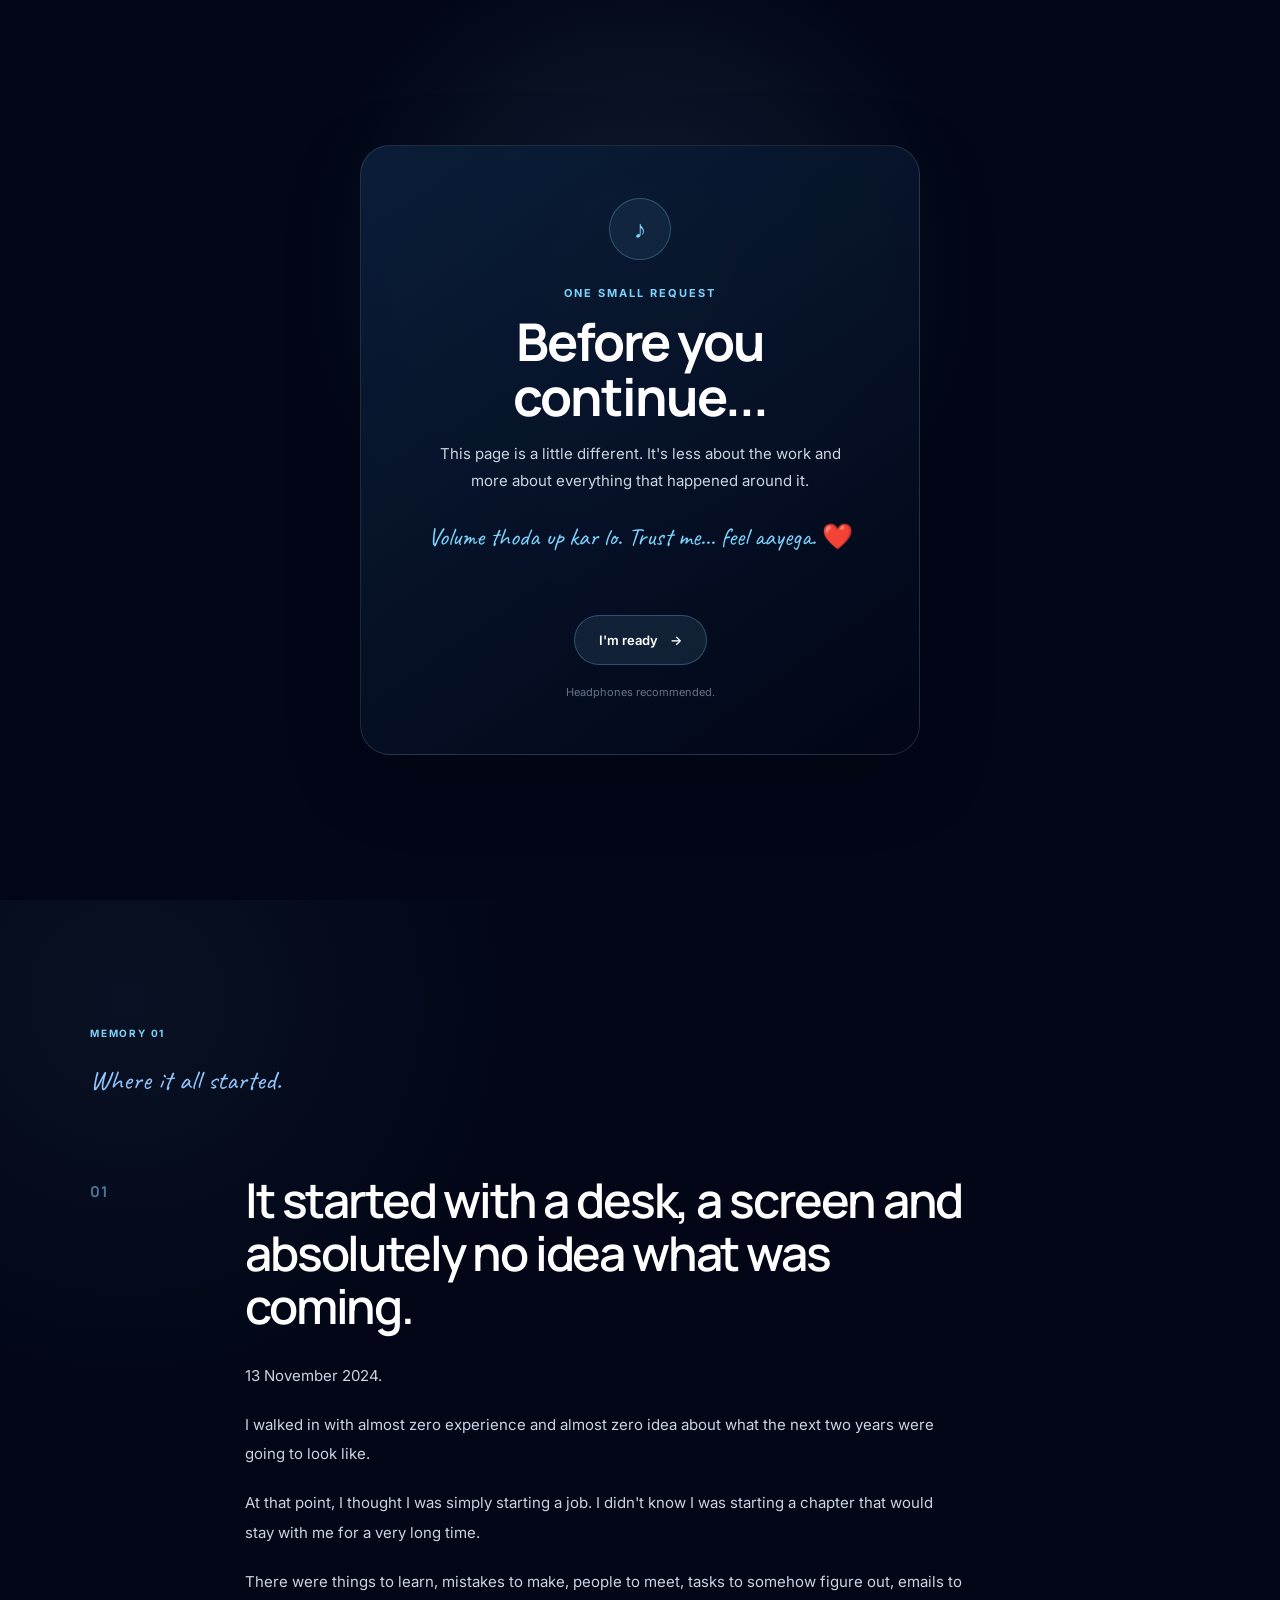
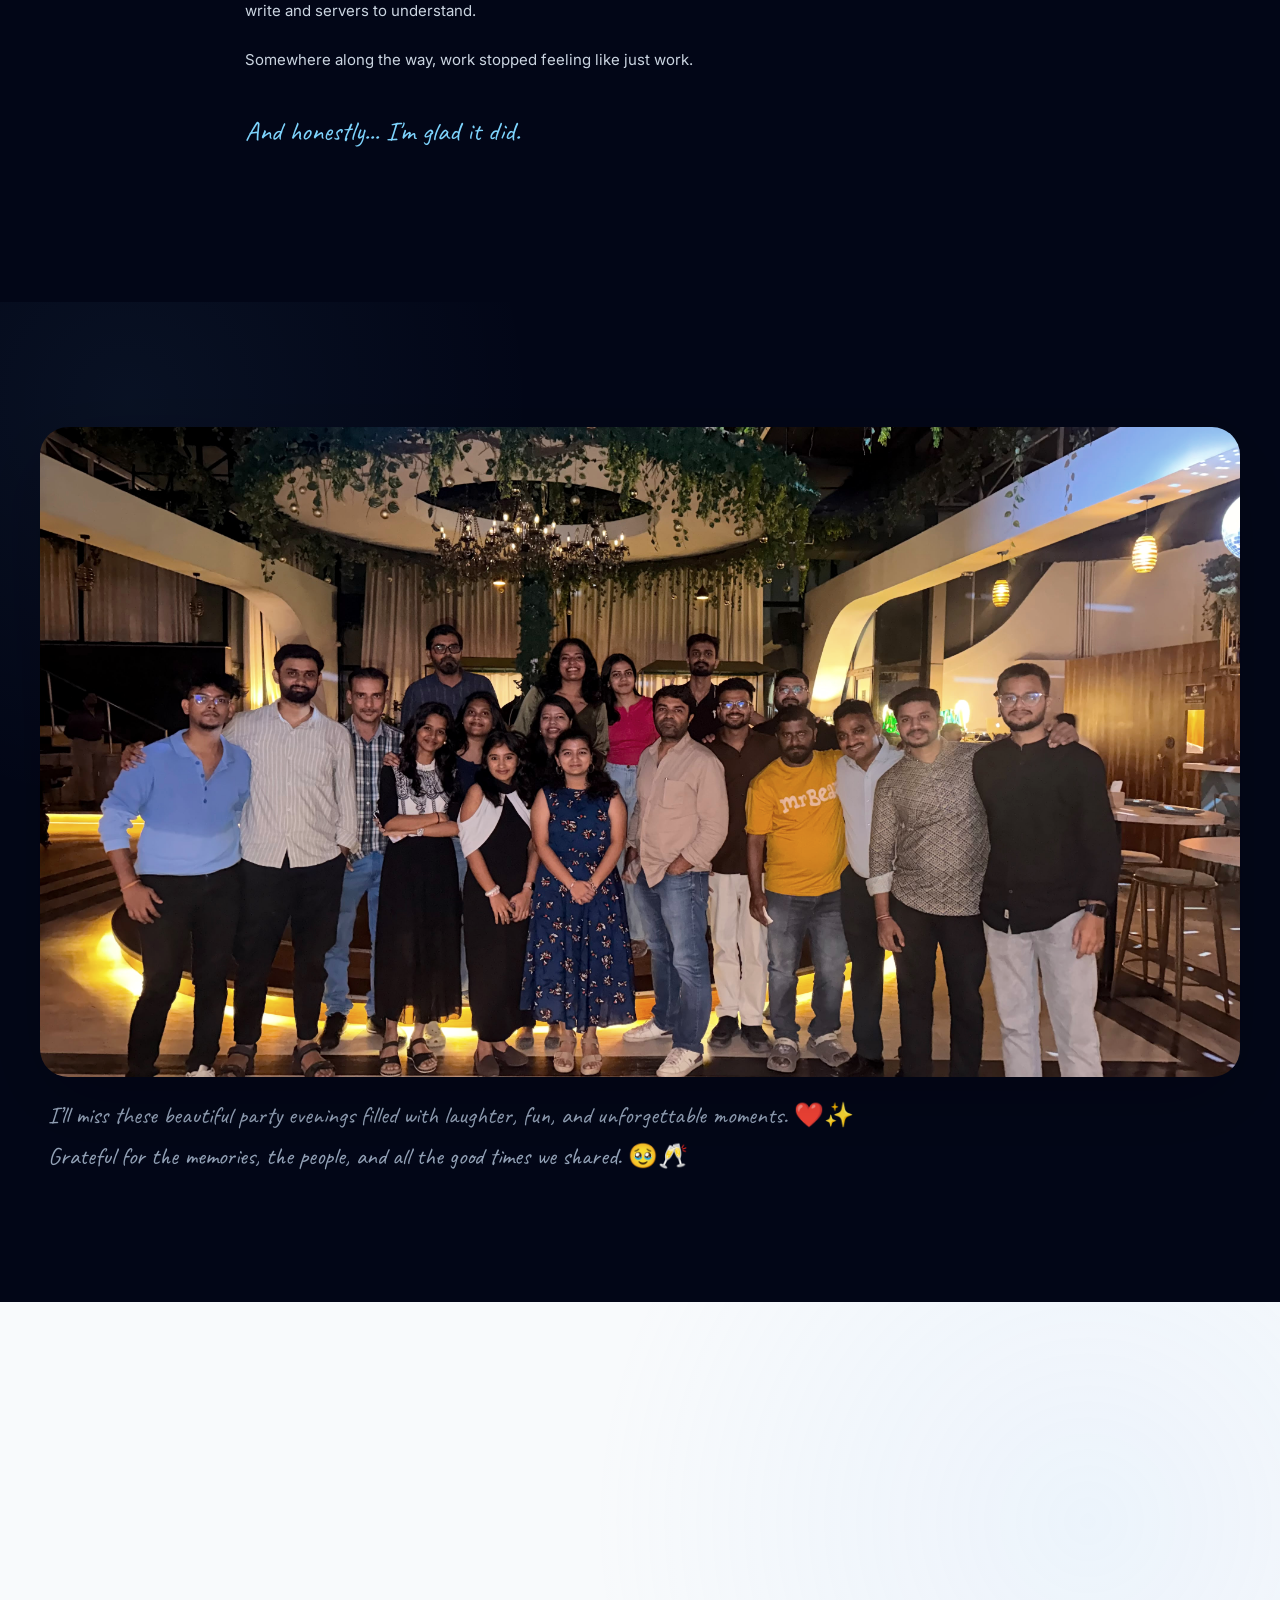
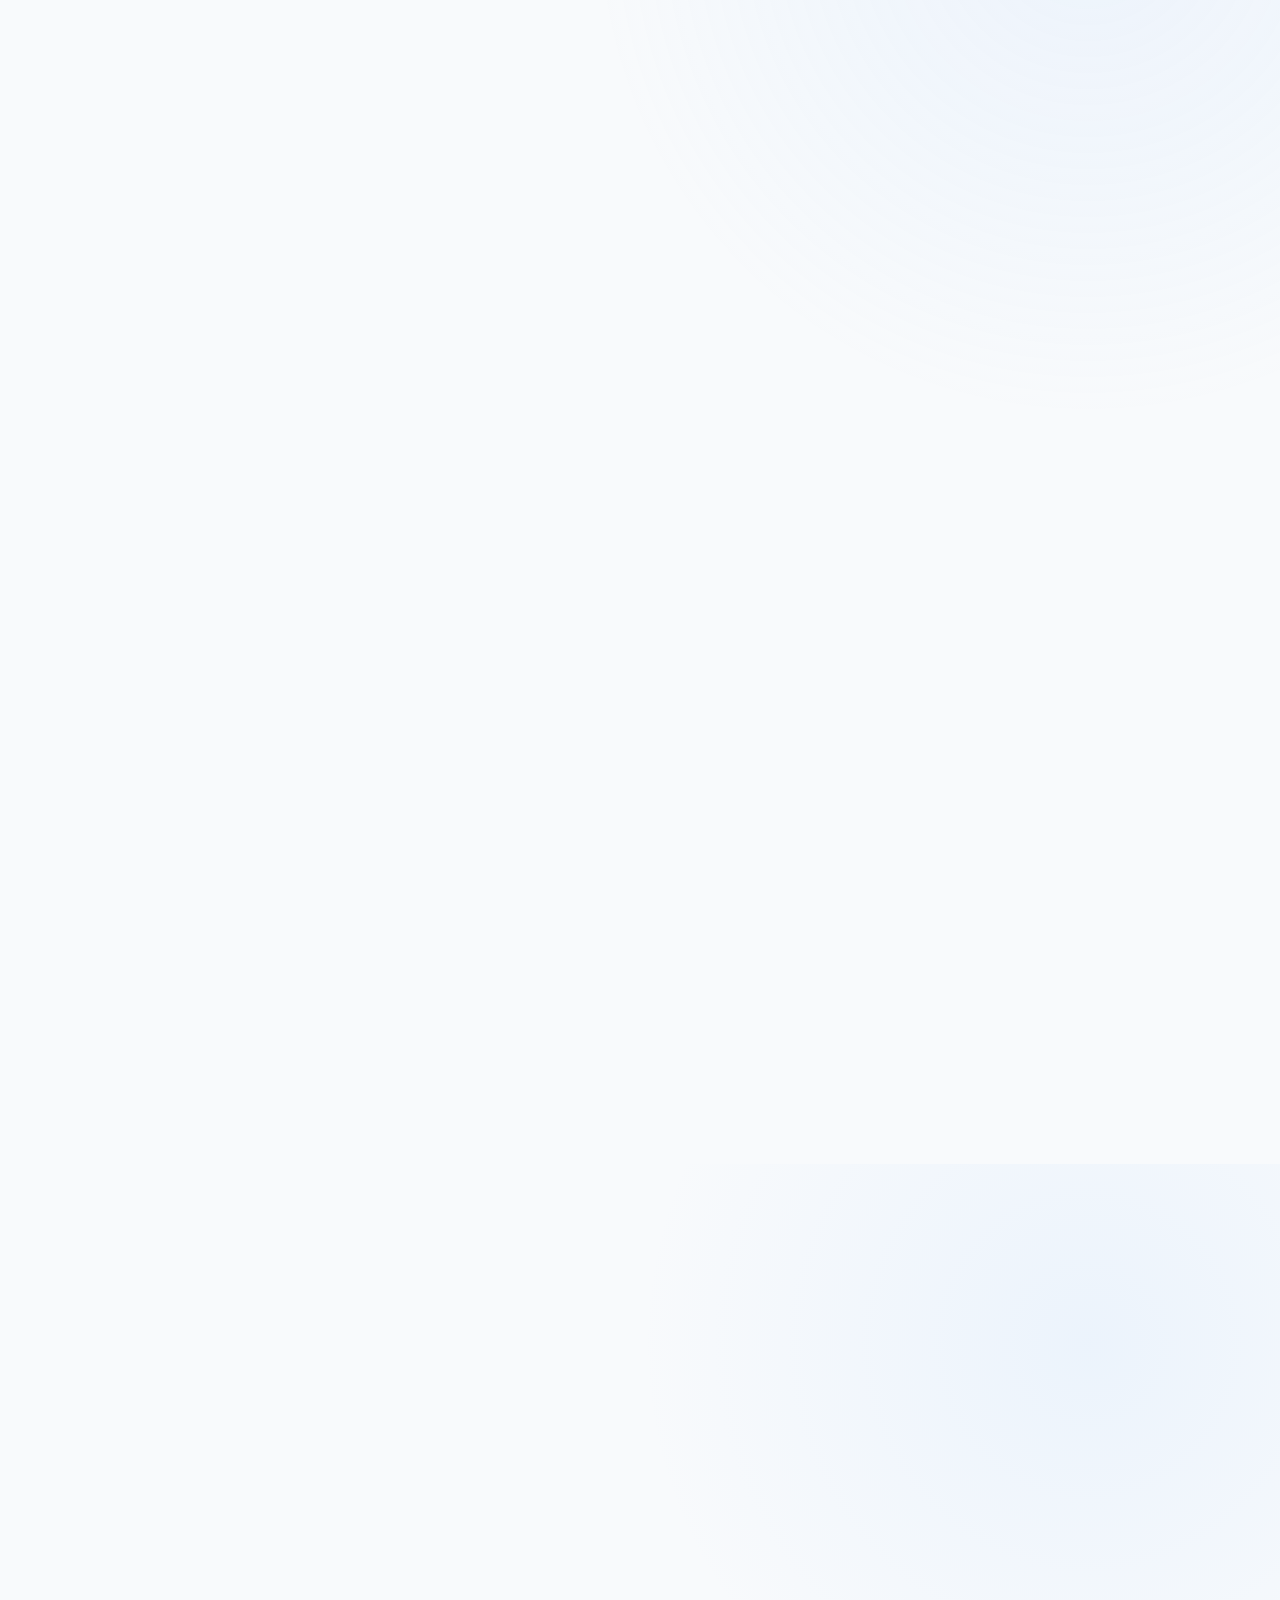
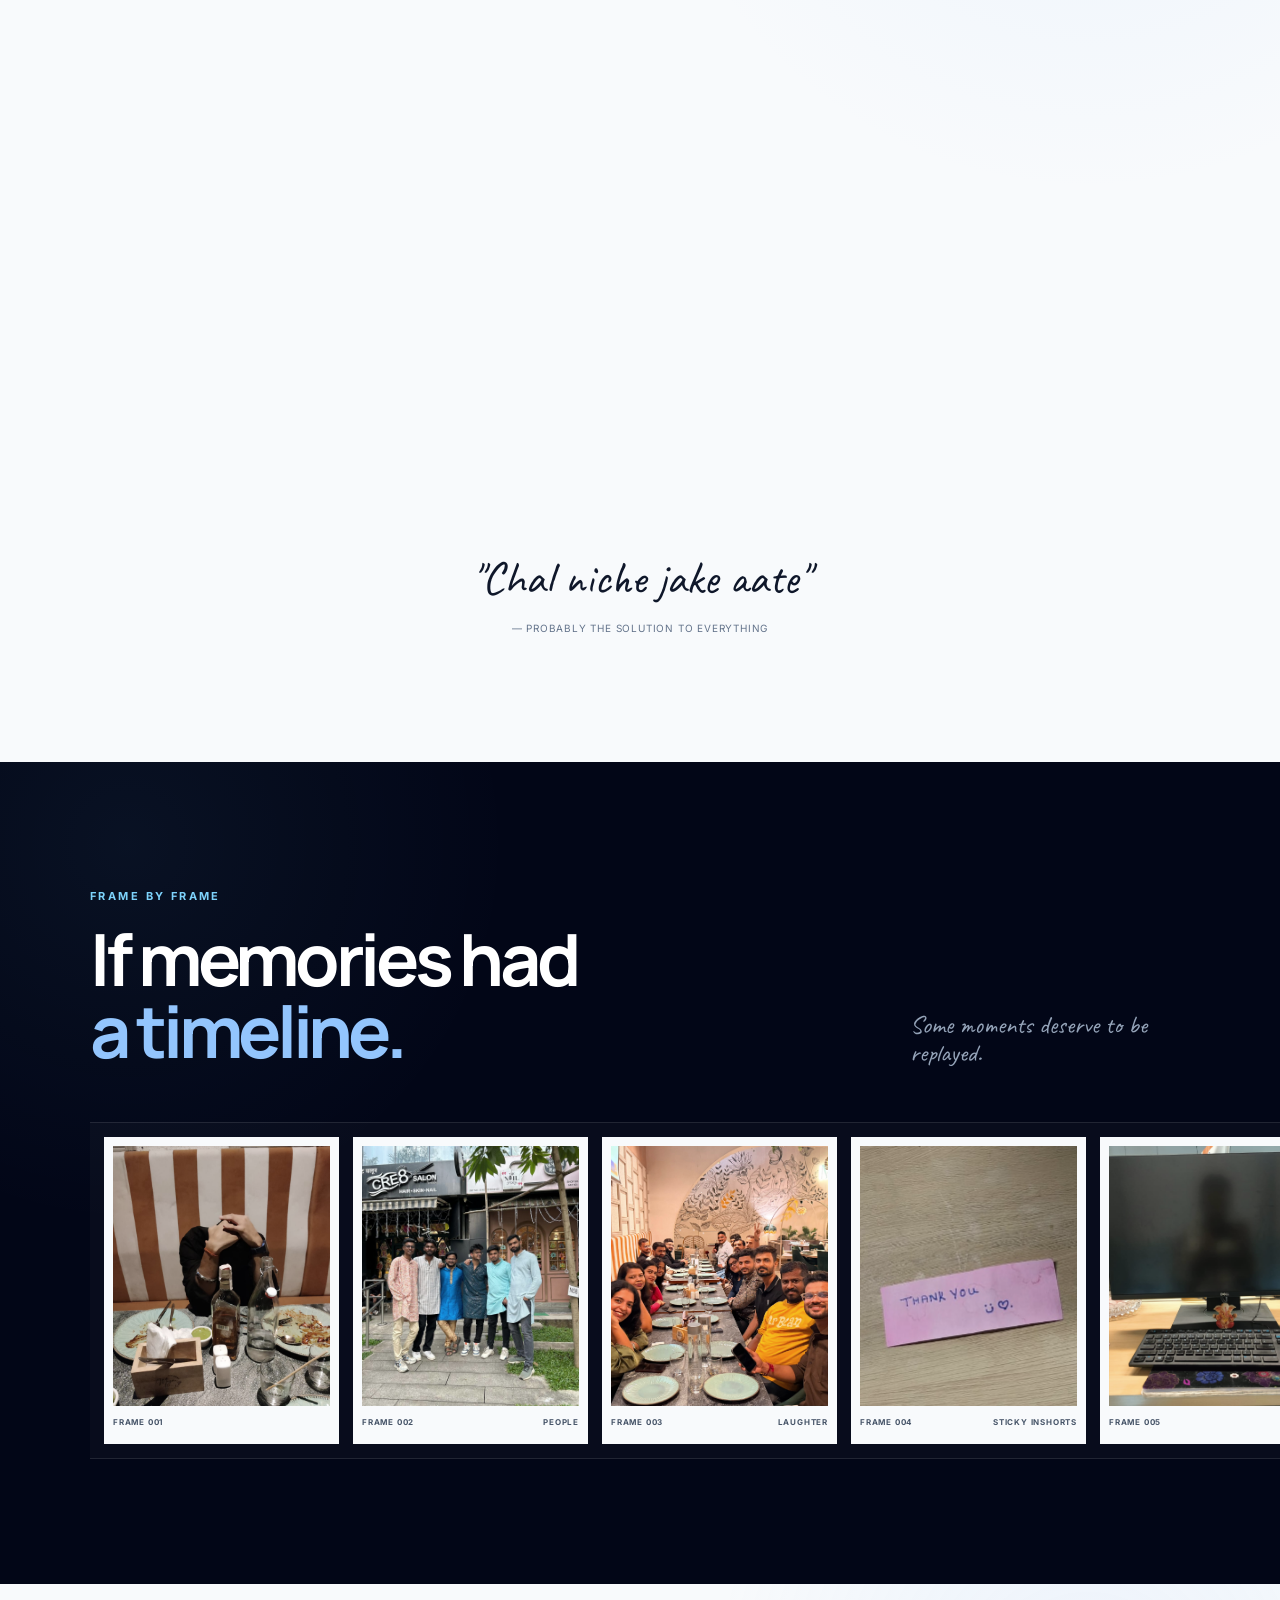
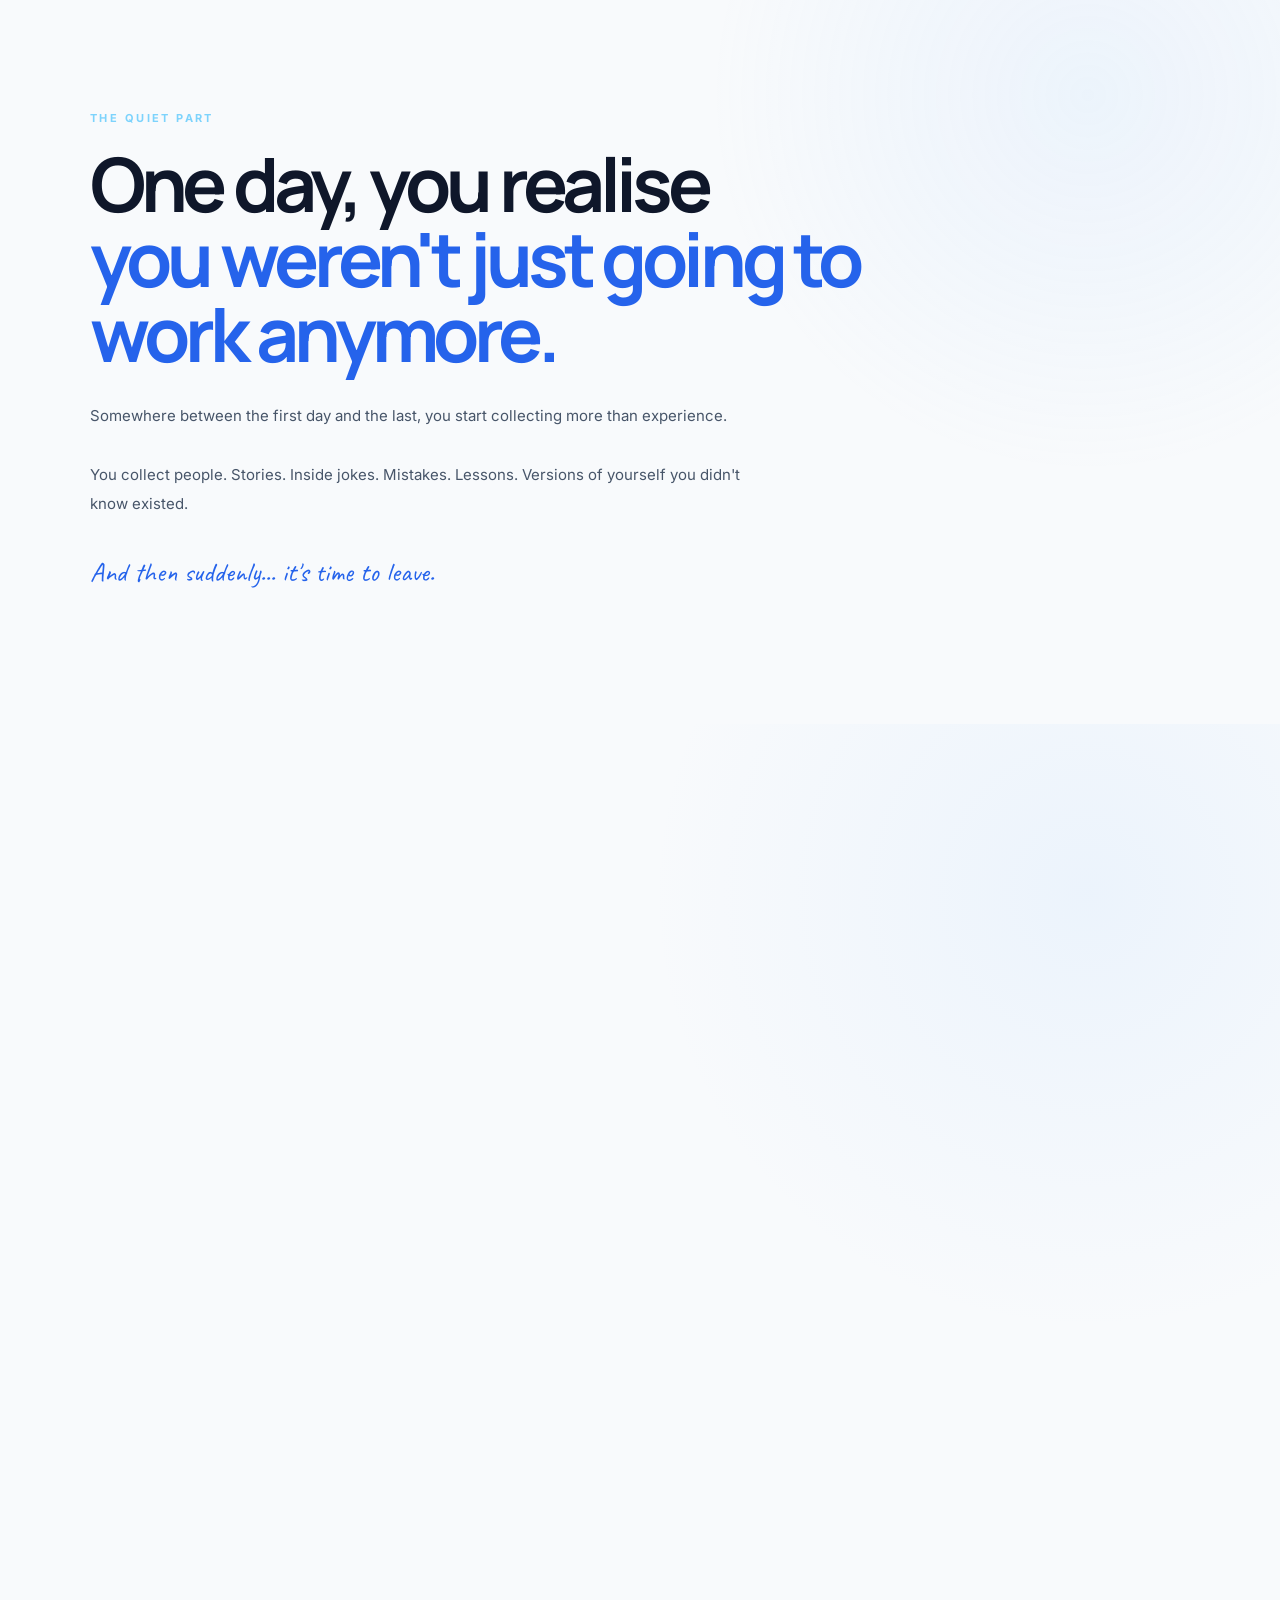
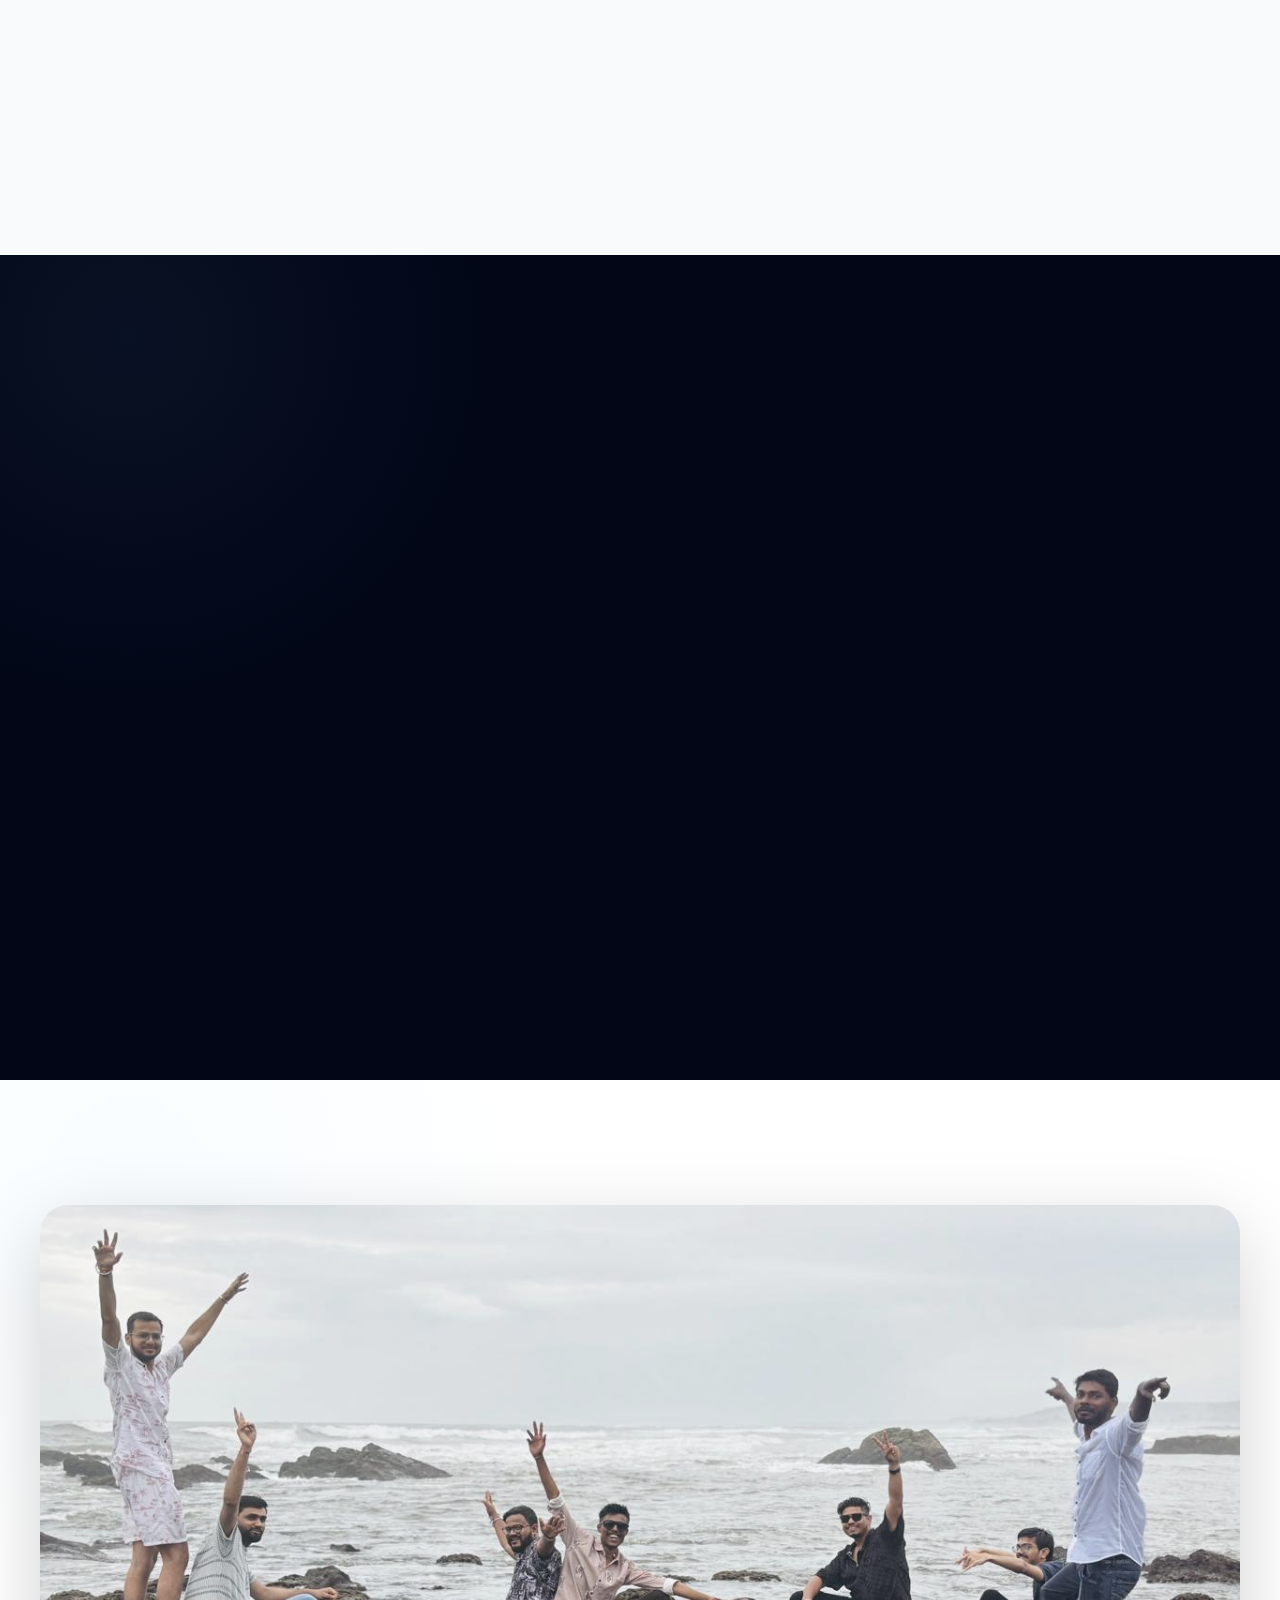
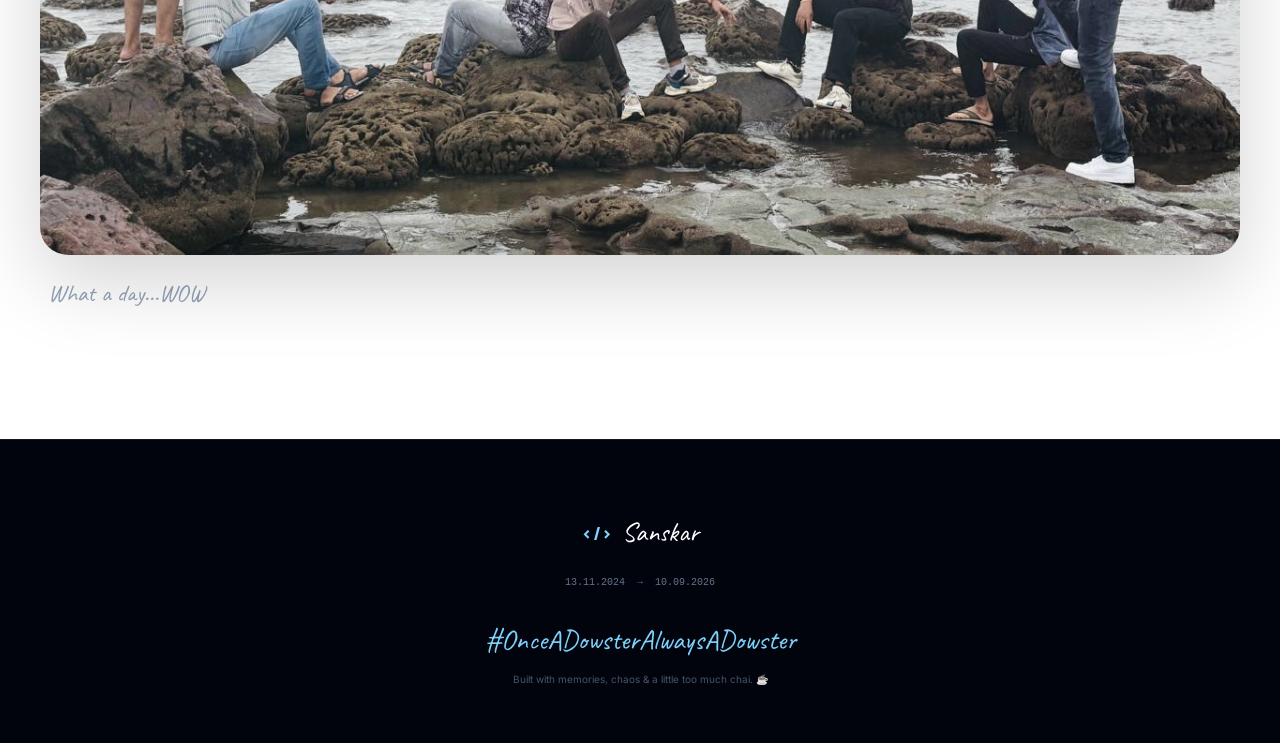
<file: memories.html>
<!DOCTYPE html>
<html lang="en">
<head>
    <meta charset="UTF-8">

    <meta
        name="viewport"
        content="width=device-width, initial-scale=1.0"
    >

    <meta
        name="description"
        content="Memories from Sanskar's journey from 13 November 2024 to 10 September 2026."
        
    >
        <link rel="icon" type="image/svg+xml" href="assets/favicon.svg">

    <title>Memories — One Last Build</title>

    <!-- Google Fonts -->
    <link rel="preconnect" href="https://fonts.googleapis.com">
    <link rel="preconnect" href="https://fonts.gstatic.com" crossorigin>

    <link
        href="https://fonts.googleapis.com/css2?family=Caveat:wght@400;500;600;700&family=Inter:wght@400;500;600;700&family=Manrope:wght@400;500;600;700;800&display=swap"
        rel="stylesheet"
    >

    <!-- Main CSS -->
    <link rel="stylesheet" href="css/style.css">

    <!-- Favicon -->
    <link
        rel="icon"
        type="image/svg+xml"
        href="assets/favicon.svg"
    >

    <style>
        /* =========================================================
           MEMORIES PAGE
           Same visual language as the final homepage
        ========================================================= */

        :root {
            --memory-dark: #020617;
            --memory-dark-soft: #061329;
            --memory-blue: #0b1f3a;
            --memory-white: #ffffff;
            --memory-light: #f8fafc;
            --memory-text: #0f172a;
            --memory-muted: #475569;
            --memory-blue-light: #7dd3fc;
            --memory-blue-soft: #93c5fd;
            --memory-border-dark: rgba(15, 23, 42, 0.12);
            --memory-border-light: rgba(255, 255, 255, 0.12);
            --memory-shadow: 0 25px 80px rgba(0, 0, 0, 0.18);
            --memory-shadow-light: 0 25px 70px rgba(15, 23, 42, 0.12);
            --memory-ease: cubic-bezier(0.22, 1, 0.36, 1);
        }

        /* =========================================================
           EXPERIENCE INTRO
        ========================================================= */

        .memory-intro {
            position: fixed;
            inset: 0;
            z-index: 9999;

            display: flex;
            align-items: center;
            justify-content: center;

            padding: 24px;

            background:
                radial-gradient(
                    circle at 50% 30%,
                    rgba(125, 211, 252, 0.12),
                    transparent 38%
                ),
                var(--memory-dark);

            opacity: 1;
            visibility: visible;

            transition:
                opacity 0.8s var(--memory-ease),
                visibility 0.8s var(--memory-ease);
        }

        .memory-intro.is-hidden {
            opacity: 0;
            visibility: hidden;
            pointer-events: none;
        }

        .memory-intro-card {
            width: min(560px, 100%);
            padding: 52px 42px;

            text-align: center;

            border: 1px solid var(--memory-border-light);
            border-radius: 30px;

            background:
                linear-gradient(
                    145deg,
                    rgba(11, 31, 58, 0.92),
                    rgba(2, 6, 23, 0.92)
                );

            box-shadow: var(--memory-shadow);

            transform: translateY(0);
        }

        .memory-intro-icon {
            width: 62px;
            height: 62px;
            margin: 0 auto 24px;

            display: flex;
            align-items: center;
            justify-content: center;

            border: 1px solid rgba(125, 211, 252, 0.28);
            border-radius: 50%;

            color: var(--memory-blue-light);
            font-size: 25px;

            background: rgba(125, 211, 252, 0.07);
        }

        .memory-intro-label {
            display: block;
            margin-bottom: 12px;

            color: var(--memory-blue-light);

            font-family: Inter, sans-serif;
            font-size: 11px;
            font-weight: 700;
            letter-spacing: 0.18em;
            text-transform: uppercase;
        }

        .memory-intro-card h1 {
            margin: 0 0 16px;

            color: #fff;

            font-family: Manrope, sans-serif;
            font-size: clamp(34px, 5vw, 52px);
            font-weight: 700;
            letter-spacing: -0.04em;
            line-height: 1.05;
        }

        .memory-intro-card p {
            max-width: 440px;
            margin: 0 auto 30px;

            color: #cbd5e1;

            font-family: Inter, sans-serif;
            font-size: 15px;
            line-height: 1.8;
        }

        .memory-intro-card .handwritten {
            display: block;
            margin-top: -8px;
            margin-bottom: 28px;

            color: var(--memory-blue-light);

            font-family: Caveat, cursive;
            font-size: 25px;
        }

        .memory-start-button {
            display: inline-flex;
            align-items: center;
            justify-content: center;
            gap: 12px;

            min-height: 50px;
            padding: 0 24px;

            border: 1px solid rgba(125, 211, 252, 0.28);
            border-radius: 999px;

            color: #fff;
            background: rgba(125, 211, 252, 0.10);

            font-family: Inter, sans-serif;
            font-size: 13px;
            font-weight: 600;

            cursor: pointer;

            transition:
                background 0.3s ease,
                border-color 0.3s ease,
                transform 0.3s ease;
        }

        .memory-start-button:hover {
            border-color: rgba(125, 211, 252, 0.55);
            background: rgba(125, 211, 252, 0.18);
            transform: translateY(-2px);
        }

        .memory-intro-note {
            display: block;
            margin-top: 18px;

            color: #64748b;

            font-family: Inter, sans-serif;
            font-size: 11px;
        }


        /* =========================================================
           BODY LOCK
        ========================================================= */

        body.memories-locked {
            overflow: hidden;
        }


        /* =========================================================
           MEMORY MUSIC PLAYER
        ========================================================= */

        .memories-page .memory-music-control {
            display: flex;
            flex-direction: column;
        }


.memories-page .memory-music-control {
    position: fixed;
    right: 22px;
    bottom: 22px;
    z-index: 5000;
    width: 230px;
    padding: 15px;

    border: 1px solid rgba(255, 255, 255, 0.14);
    border-radius: 20px;

    background: rgba(2, 6, 23, 0.78);

    backdrop-filter: blur(18px);
    -webkit-backdrop-filter: blur(18px);

    box-shadow:
        0 20px 50px rgba(0, 0, 0, 0.3);

    opacity: 0;
    visibility: hidden;

    transform: translateY(20px);

    transition:
        opacity 0.5s ease,
        visibility 0.5s ease,
        transform 0.5s ease;
}

.memories-page .memory-music-control.is-visible {
    opacity: 1;
    visibility: visible;
    transform: translateY(0);
}


/* =========================================================
   TOP
========================================================= */

.memories-page .memory-music-top {
    display: flex;
    align-items: center;
    gap: 12px;
}


/* =========================================================
   ICON
========================================================= */

.memories-page .memory-music-icon {
    width: 40px;
    height: 40px;

    display: grid;
    place-items: center;

    border-radius: 50%;

    background: rgba(255, 255, 255, 0.08);

    font-size: 18px;

    flex-shrink: 0;
}


/* =========================================================
   INFO
========================================================= */

.memories-page .memory-music-info {
    min-width: 0;
}

.memories-page .memory-music-label {
    font-size: 10px;
    text-transform: uppercase;
    letter-spacing: 0.12em;

    color: rgba(255, 255, 255, 0.42);
}

.memories-page .memory-music-status {
    margin-top: 2px;

    font-size: 13px;

    color: rgba(255, 255, 255, 0.85);

    white-space: nowrap;
    overflow: hidden;
    text-overflow: ellipsis;
}


/* =========================================================
   BUTTONS
========================================================= */

.memories-page .memory-music-buttons {
    display: flex;
    gap: 8px;

    margin-top: 12px;
}

.memories-page .memory-music-buttons button {
    flex: 1;

    border: 1px solid rgba(255, 255, 255, 0.12);
    border-radius: 10px;

    padding: 8px 10px;

    background: rgba(255, 255, 255, 0.05);

    color: white;

    font-size: 12px;

    transition:
        background 0.2s ease,
        border-color 0.2s ease;

    cursor: pointer;
}

.memories-page .memory-music-buttons button:hover {
    background: rgba(255, 255, 255, 0.12);

    border-color: rgba(255, 255, 255, 0.2);
}


/* =========================================================
   MOBILE
========================================================= */

@media (max-width: 600px) {

    .memories-page .memory-music-control {
        left: 14px;
        right: 14px;
        bottom: 14px;

        width: auto;

        padding: 13px;
    }

    .memories-page .memory-music-buttons button {
        padding: 9px;
    }
}


        /* =========================================================
           MEMORIES HEADER
        ========================================================= */

        .memories-page .site-header {
            z-index: 1000;
        }

        .memories-page .site-header .brand {
            text-decoration: none;
        }

        .memories-page .desktop-nav .nav-link {
            text-decoration: none;
        }


        /* =========================================================
           HERO
        ========================================================= */

        .memory-hero {
            position: relative;
            min-height: 100svh;

            display: flex;
            align-items: center;

            overflow: hidden;

            background:
                radial-gradient(
                    circle at 20% 20%,
                    rgba(125, 211, 252, 0.10),
                    transparent 30%
                ),
                radial-gradient(
                    circle at 80% 75%,
                    rgba(147, 197, 253, 0.08),
                    transparent 34%
                ),
                var(--memory-dark);

            color: #fff;
        }

        .memory-hero::before {
            content: "";

            position: absolute;
            inset: 0;

            background-image:
                linear-gradient(
                    rgba(255, 255, 255, 0.025) 1px,
                    transparent 1px
                ),
                linear-gradient(
                    90deg,
                    rgba(255, 255, 255, 0.025) 1px,
                    transparent 1px
                );

            background-size: 80px 80px;

            mask-image: linear-gradient(
                to bottom,
                black,
                transparent 80%
            );

            pointer-events: none;
        }

        .memory-hero::after {
            content: "";

            position: absolute;
            left: 50%;
            bottom: -240px;

            width: 700px;
            height: 500px;

            transform: translateX(-50%);

            background: rgba(125, 211, 252, 0.06);

            filter: blur(90px);
            border-radius: 50%;

            pointer-events: none;
        }

        .memory-hero-content {
            position: relative;
            z-index: 2;

            width: min(980px, calc(100% - 48px));
            margin: 0 auto;

            padding-top: 90px;
            padding-bottom: 100px;
        }

        .memory-hero .chapter-label {
            margin-bottom: 18px;
        }

        .memory-hero-kicker {
            display: inline-flex;
            align-items: center;
            gap: 10px;

            margin-bottom: 28px;

            color: #cbd5e1;

            font-family: Inter, sans-serif;
            font-size: 10px;
            font-weight: 600;
            letter-spacing: 0.17em;
            text-transform: uppercase;
        }

        .memory-hero-kicker span:first-child {
            color: var(--memory-blue-light);
        }

        .memory-hero-kicker .divider {
            color: #475569;
        }

        .memory-hero h1 {
            max-width: 900px;
            margin: 0;

            color: #fff;

            font-family: Manrope, sans-serif;
            font-size: clamp(62px, 10vw, 145px);
            font-weight: 700;
            letter-spacing: -0.075em;
            line-height: 0.88;
        }

        .memory-hero h1 span {
            display: block;

            color: transparent;
            -webkit-text-stroke: 1px rgba(255, 255, 255, 0.45);
        }

        .memory-hero-date {
            display: block;

            margin-top: 35px;

            color: var(--memory-blue-light);

            font-family: Caveat, cursive;
            font-size: clamp(24px, 3vw, 34px);
            font-weight: 500;
        }

        .memory-hero-description {
            max-width: 650px;

            margin: 34px 0 0;

            color: #cbd5e1;

            font-family: Inter, sans-serif;
            font-size: 16px;
            line-height: 1.9;
        }

        .memory-hero-note {
            display: block;

            margin-top: 25px;

            color: #94a3b8;

            font-family: Caveat, cursive;
            font-size: 24px;
        }

        .memory-hero-scroll {
            position: absolute;
            z-index: 2;

            left: 50%;
            bottom: 30px;

            transform: translateX(-50%);

            display: flex;
            flex-direction: column;
            align-items: center;
            gap: 10px;

            color: #64748b;

            font-family: Inter, sans-serif;
            font-size: 9px;
            font-weight: 600;
            letter-spacing: 0.16em;
            text-transform: uppercase;
        }

        .memory-hero-scroll-line {
            width: 1px;
            height: 48px;

            background: linear-gradient(
                to bottom,
                rgba(125, 211, 252, 0.8),
                transparent
            );
        }


        /* =========================================================
           CLOUD TRANSITIONS
        ========================================================= */

        .memory-cloud {
            position: relative;
            z-index: 3;

            height: 130px;

            margin-top: -1px;
            margin-bottom: -1px;

            overflow: hidden;

            pointer-events: none;
        }

        .memory-cloud-light {
            background:
                radial-gradient(
                    ellipse 60% 100% at 15% 100%,
                    var(--memory-light) 0 48%,
                    transparent 49%
                ),
                radial-gradient(
                    ellipse 55% 100% at 48% 100%,
                    var(--memory-light) 0 48%,
                    transparent 49%
                ),
                radial-gradient(
                    ellipse 60% 100% at 82% 100%,
                    var(--memory-light) 0 48%,
                    transparent 49%
                ),
                var(--memory-dark);
        }

        .memory-cloud-dark {
            background:
                radial-gradient(
                    ellipse 60% 100% at 15% 100%,
                    var(--memory-dark) 0 48%,
                    transparent 49%
                ),
                radial-gradient(
                    ellipse 55% 100% at 48% 100%,
                    var(--memory-dark) 0 48%,
                    transparent 49%
                ),
                radial-gradient(
                    ellipse 60% 100% at 82% 100%,
                    var(--memory-dark) 0 48%,
                    transparent 49%
                ),
                var(--memory-light);
        }


        /* =========================================================
           COMMON MEMORY SECTION
        ========================================================= */

        .memory-section {
            position: relative;

            padding: 125px 0;

            overflow: hidden;
        }

        .memory-section-dark {
            color: #fff;

            background:
                radial-gradient(
                    circle at 10% 10%,
                    rgba(125, 211, 252, 0.055),
                    transparent 28%
                ),
                var(--memory-dark);
        }

        .memory-section-light {
            color: var(--memory-text);

            background:
                radial-gradient(
                    circle at 85% 15%,
                    rgba(147, 197, 253, 0.12),
                    transparent 30%
                ),
                var(--memory-light);
        }

        .memory-container {
            width: min(1100px, calc(100% - 48px));
            margin: 0 auto;
        }

        .memory-section-heading {
            max-width: 820px;
            margin-bottom: 70px;
        }

        .memory-section-heading .chapter {
            display: block;

            margin-bottom: 16px;

            color: var(--memory-blue-light);

            font-family: Inter, sans-serif;
            font-size: 10px;
            font-weight: 700;
            letter-spacing: 0.18em;
            text-transform: uppercase;
        }

        .memory-section-heading .handwritten {
            display: block;

            margin-bottom: 15px;

            font-family: Caveat, cursive;
            font-size: 27px;
        }

        .memory-section-dark .memory-section-heading .handwritten {
            color: #93c5fd;
        }

        .memory-section-light .memory-section-heading .handwritten {
            color: #2563eb;
        }

        .memory-section-heading h2 {
            margin: 0;

            font-family: Manrope, sans-serif;
            font-size: clamp(38px, 6vw, 68px);
            font-weight: 700;
            letter-spacing: -0.055em;
            line-height: 1.03;
        }

        .memory-section-heading h2 span {
            display: block;
        }

        .memory-section-dark .memory-section-heading h2 span {
            color: #93c5fd;
        }

        .memory-section-light .memory-section-heading h2 span {
            color: #2563eb;
        }

        .memory-section-heading p {
            max-width: 670px;

            margin: 24px 0 0;

            font-family: Inter, sans-serif;
            font-size: 15px;
            line-height: 1.9;
        }

        .memory-section-dark .memory-section-heading p {
            color: #94a3b8;
        }

        .memory-section-light .memory-section-heading p {
            color: var(--memory-muted);
        }


        /* =========================================================
           MEMORY 01
        ========================================================= */

        .memory-story {
            display: grid;
            grid-template-columns: 110px 1fr;
            gap: 45px;

            max-width: 900px;
        }

        .memory-story-number {
            padding-top: 5px;

            color: rgba(125, 211, 252, 0.55);

            font-family: Manrope, sans-serif;
            font-size: 15px;
            font-weight: 700;
            letter-spacing: 0.08em;
        }

        .memory-story-body h3 {
            margin: 0 0 28px;

            color: #fff;

            font-family: Manrope, sans-serif;
            font-size: clamp(30px, 4vw, 48px);
            font-weight: 600;
            letter-spacing: -0.045em;
            line-height: 1.1;
        }

        .memory-story-body p {
            max-width: 720px;

            margin: 0 0 20px;

            color: #cbd5e1;

            font-family: Inter, sans-serif;
            font-size: 15px;
            line-height: 1.95;
        }

        .memory-story-body .story-handwritten {
            margin-top: 30px;

            color: var(--memory-blue-light);

            font-family: Caveat, cursive;
            font-size: 27px;
        }


        /* =========================================================
           WIDE PHOTO
        ========================================================= */

        .memory-wide-photo {
            width: min(1200px, calc(100% - 48px));
            margin: 0 auto;
        }

        .memory-wide-photo figure {
            margin: 0;
        }

        .memory-wide-photo img {
            display: block;

            width: 100%;
            height: min(68vw, 650px);

            object-fit: cover;

            border-radius: 28px;

            filter: saturate(0.75) contrast(1.02);

            box-shadow: var(--memory-shadow);
        }

        .memory-wide-photo figcaption {
            margin-top: 18px;
            padding-left: 8px;

            color: #94a3b8;

            font-family: Caveat, cursive;
            font-size: 24px;
        }


        /* =========================================================
           SCRAPBOOK
        ========================================================= */

        .scrapbook-intro {
            display: grid;
            grid-template-columns: 1fr 1fr;
            gap: 50px;

            margin-bottom: 65px;
        }

        .scrapbook-intro h3 {
            margin: 0;

            font-family: Manrope, sans-serif;
            font-size: clamp(36px, 5vw, 60px);
            font-weight: 700;
            letter-spacing: -0.055em;
            line-height: 1;
        }

        .memory-section-light .scrapbook-intro h3 {
            color: var(--memory-text);
        }

        .scrapbook-intro h3 span {
            display: block;
            color: #2563eb;
        }

        .scrapbook-intro-copy {
            padding-top: 8px;
        }

        .scrapbook-intro-copy p {
            margin: 0 0 15px;

            color: var(--memory-muted);

            font-family: Inter, sans-serif;
            font-size: 15px;
            line-height: 1.9;
        }

        .scrapbook-grid {
            display: grid;
            grid-template-columns: repeat(12, 1fr);
            gap: 22px;
            align-items: start;
        }

        .scrapbook-card {
            position: relative;

            margin: 0;
            padding: 12px 12px 20px;

            background: #fff;

            box-shadow:
                0 20px 55px rgba(15, 23, 42, 0.12);

            transition:
                transform 0.45s var(--memory-ease),
                box-shadow 0.45s ease;
        }

        .scrapbook-card:hover {
            transform: translateY(-8px) rotate(0deg);

            box-shadow:
                0 28px 65px rgba(15, 23, 42, 0.17);
        }

        .scrapbook-card:nth-child(1) {
            grid-column: 1 / span 5;
            transform: rotate(-2deg);
        }

        .scrapbook-card:nth-child(2) {
            grid-column: 7 / span 5;
            margin-top: 55px;
            transform: rotate(2deg);
        }

        .scrapbook-card:nth-child(3) {
            grid-column: 2 / span 5;
            margin-top: 45px;
            transform: rotate(1.5deg);
        }

        .scrapbook-card:nth-child(4) {
            grid-column: 8 / span 4;
            margin-top: -5px;
            transform: rotate(-2.5deg);
        }

        .scrapbook-card img {
            display: block;

            width: 100%;
            height: 330px;

            object-fit: cover;
        }

        .scrapbook-card figcaption {
            padding: 16px 7px 0;

            color: #334155;

            font-family: Caveat, cursive;
            font-size: 23px;
            line-height: 1.15;
        }


        /* =========================================================
           CHAOS
        ========================================================= */

        .chaos-intro {
            max-width: 760px;
            margin-bottom: 65px;
        }

        .chaos-intro h3 {
            margin: 0;

            color: var(--memory-text);

            font-family: Manrope, sans-serif;
            font-size: clamp(42px, 6vw, 72px);
            font-weight: 700;
            letter-spacing: -0.06em;
            line-height: 0.98;
        }

        .chaos-intro h3 span {
            display: block;
            color: #2563eb;
        }

        .chaos-intro p {
            max-width: 650px;

            margin: 25px 0 0;

            color: var(--memory-muted);

            font-family: Inter, sans-serif;
            font-size: 15px;
            line-height: 1.9;
        }

        .chaos-grid {
            display: grid;
            grid-template-columns: repeat(3, 1fr);
            gap: 15px;
        }

        .chaos-item {
            min-height: 180px;
            padding: 28px;

            border: 1px solid var(--memory-border-dark);
            border-radius: 20px;

            background: rgba(255, 255, 255, 0.68);

            transition:
                transform 0.35s var(--memory-ease),
                box-shadow 0.35s ease;
        }

        .chaos-item:hover {
            transform: translateY(-5px);
            box-shadow: var(--memory-shadow-light);
        }

        .chaos-item-number {
            display: block;

            margin-bottom: 30px;

            color: #94a3b8;

            font-family: Inter, sans-serif;
            font-size: 10px;
            font-weight: 700;
            letter-spacing: 0.13em;
        }

        .chaos-item strong {
            display: block;

            margin-bottom: 8px;

            color: var(--memory-text);

            font-family: Manrope, sans-serif;
            font-size: 24px;
            font-weight: 700;
            letter-spacing: -0.03em;
        }

        .chaos-item span:last-child {
            color: var(--memory-muted);

            font-family: Inter, sans-serif;
            font-size: 12px;
            line-height: 1.6;
        }

        .chaos-quote {
            max-width: 760px;

            margin: 80px auto 0;

            text-align: center;
        }

        .chaos-quote p {
            margin: 0;

            color: var(--memory-text);

            font-family: Caveat, cursive;
            font-size: clamp(30px, 4vw, 46px);
            line-height: 1.15;
        }

        .chaos-quote span {
            display: block;

            margin-top: 15px;

            color: #64748b;

            font-family: Inter, sans-serif;
            font-size: 10px;
            letter-spacing: 0.08em;
            text-transform: uppercase;
        }


        /* =========================================================
           FILM STRIP
        ========================================================= */

        .film-section {
            overflow: hidden;
        }

        .film-heading {
            display: flex;
            align-items: end;
            justify-content: space-between;
            gap: 30px;

            margin-bottom: 55px;
        }

        .film-heading h3 {
            margin: 0;

            color: #fff;

            font-family: Manrope, sans-serif;
            font-size: clamp(40px, 6vw, 72px);
            font-weight: 700;
            letter-spacing: -0.06em;
            line-height: 1;
        }

        .film-heading h3 span {
            display: block;
            color: #93c5fd;
        }

        .film-heading p {
            max-width: 280px;

            margin: 0;

            color: #94a3b8;

            font-family: Caveat, cursive;
            font-size: 25px;
            line-height: 1.1;
        }

        .film-strip {
            display: flex;
            gap: 14px;

            width: max-content;

            padding: 14px;

            border-top: 1px solid rgba(255, 255, 255, 0.10);
            border-bottom: 1px solid rgba(255, 255, 255, 0.10);

            background: rgba(255, 255, 255, 0.025);
        }

        .film-frame {
            width: 235px;

            margin: 0;
            padding: 9px 9px 14px;

            background: #f8fafc;

            transform: rotate(var(--rotation, 0deg));

            transition:
                transform 0.4s var(--memory-ease);
        }

        .film-frame:hover {
            transform: rotate(0deg) translateY(-8px);
        }

        .film-frame img {
            display: block;

            width: 100%;
            height: 260px;

            object-fit: cover;

            filter: grayscale(0.15);
        }

        .film-frame figcaption {
            display: flex;
            justify-content: space-between;
            gap: 10px;

            padding-top: 10px;

            color: #475569;

            font-family: Inter, sans-serif;
            font-size: 8px;
            font-weight: 700;
            letter-spacing: 0.10em;
            text-transform: uppercase;
        }


        /* =========================================================
           MUSIC SECTION
        ========================================================= */

        .soundtrack {
            max-width: 1000px;
            margin: 0 auto;
        }

        .soundtrack-header {
            max-width: 750px;
            margin-bottom: 55px;
        }

        .soundtrack-header h3 {
            margin: 0;

            color: #fff;

            font-family: Manrope, sans-serif;
            font-size: clamp(42px, 6vw, 76px);
            font-weight: 700;
            letter-spacing: -0.06em;
            line-height: 0.98;
        }

        .soundtrack-header h3 span {
            display: block;
            color: #93c5fd;
        }

        .soundtrack-header p {
            margin: 24px 0 0;

            color: #94a3b8;

            font-family: Inter, sans-serif;
            font-size: 14px;
            line-height: 1.85;
        }

        .soundtrack-header .handwritten {
            display: block;

            margin-bottom: 15px;

            color: var(--memory-blue-light);

            font-family: Caveat, cursive;
            font-size: 27px;
        }

        .playlist {
            border-top: 1px solid rgba(255, 255, 255, 0.11);
        }

        .playlist-item {
            display: grid;
            grid-template-columns: 55px 1fr auto;
            align-items: center;
            gap: 20px;

            width: 100%;
            padding: 23px 10px;

            border: 0;
            border-bottom: 1px solid rgba(255, 255, 255, 0.09);

            color: #fff;
            background: transparent;

            text-align: left;

            cursor: pointer;

            transition:
                padding 0.3s ease,
                background 0.3s ease;
        }

        .playlist-item:hover,
        .playlist-item.active {
            padding-left: 18px;
            padding-right: 18px;

            background: rgba(125, 211, 252, 0.055);
        }

        .playlist-number {
            color: #64748b;

            font-family: Inter, sans-serif;
            font-size: 10px;
            font-weight: 700;
        }

        .playlist-title {
            color: #e2e8f0;

            font-family: Manrope, sans-serif;
            font-size: 15px;
            font-weight: 600;
        }

        .playlist-subtitle {
            margin-top: 4px;

            color: #64748b;

            font-family: Inter, sans-serif;
            font-size: 11px;
        }

        .playlist-action {
            color: #7dd3fc;

            font-family: Inter, sans-serif;
            font-size: 10px;
            font-weight: 700;
            letter-spacing: 0.08em;
            text-transform: uppercase;
        }

        .playlist-note {
            margin-top: 25px;

            color: #64748b;

            font-family: Caveat, cursive;
            font-size: 22px;
        }


        /* =========================================================
           QUIET SECTION
        ========================================================= */

        .quiet-section {
            min-height: 75vh;

            display: flex;
            align-items: center;
        }

        .quiet-content {
            max-width: 800px;
        }

        .quiet-content h3 {
            margin: 0;

            color: var(--memory-text);

            font-family: Manrope, sans-serif;
            font-size: clamp(42px, 6vw, 75px);
            font-weight: 700;
            letter-spacing: -0.065em;
            line-height: 1;
        }

        .quiet-content h3 span {
            display: block;
            color: #2563eb;
        }

        .quiet-content p {
            max-width: 650px;

            margin: 30px 0 0;

            color: var(--memory-muted);

            font-family: Inter, sans-serif;
            font-size: 15px;
            line-height: 1.95;
        }

        .quiet-content .handwritten {
            margin-top: 28px;

            color: #2563eb;

            font-family: Caveat, cursive;
            font-size: 27px;
        }


        /* =========================================================
           TALL PHOTO
        ========================================================= */

        .memory-tall-photo {
            width: min(820px, calc(100% - 48px));
            margin: 0 auto;
        }

        .memory-tall-photo figure {
            margin: 0;
        }

        .memory-tall-photo img {
            display: block;

            width: 100%;
            height: min(85vw, 820px);

            object-fit: cover;

            border-radius: 28px;

            filter: saturate(0.78);

            box-shadow: var(--memory-shadow-light);
        }

        .memory-tall-photo figcaption {
            margin-top: 18px;

            color: #64748b;

            font-family: Caveat, cursive;
            font-size: 25px;
            text-align: center;
        }


        /* =========================================================
           FINAL MEMORY
        ========================================================= */

        .final-memory {
            min-height: 85vh;

            display: flex;
            align-items: center;
            justify-content: center;

            text-align: center;
        }

        .final-memory-inner {
            max-width: 850px;
        }

        .final-memory-label {
            display: block;

            margin-bottom: 20px;

            color: var(--memory-blue-light);

            font-family: Inter, sans-serif;
            font-size: 10px;
            font-weight: 700;
            letter-spacing: 0.18em;
            text-transform: uppercase;
        }

        .final-memory h3 {
            margin: 0;

            color: #fff;

            font-family: Manrope, sans-serif;
            font-size: clamp(45px, 7vw, 88px);
            font-weight: 700;
            letter-spacing: -0.065em;
            line-height: 0.98;
        }

        .final-memory h3 span {
            display: block;
            color: #93c5fd;
        }

        .final-memory-copy {
            max-width: 680px;

            margin: 32px auto 0;

            color: #94a3b8;

            font-family: Inter, sans-serif;
            font-size: 15px;
            line-height: 1.95;
        }

        .final-memory-handwritten {
            margin-top: 30px;

            color: var(--memory-blue-light);

            font-family: Caveat, cursive;
            font-size: 29px;
        }


        /* =========================================================
           GOODBYE
        ========================================================= */

        .goodbye-section {
            position: relative;

            min-height: 100vh;

            display: flex;
            align-items: center;
            justify-content: center;

            overflow: hidden;

            background:
                radial-gradient(
                    circle at 50% 30%,
                    rgba(125, 211, 252, 0.09),
                    transparent 35%
                ),
                var(--memory-dark);

            text-align: center;
        }

        .goodbye-section::before {
            content: "";

            position: absolute;
            inset: 0;

            background:
                linear-gradient(
                    90deg,
                    transparent,
                    rgba(255, 255, 255, 0.025),
                    transparent
                );

            pointer-events: none;
        }

        .goodbye-inner {
            position: relative;
            z-index: 2;

            width: min(850px, calc(100% - 48px));

            padding: 100px 0;
        }

        .goodbye-status {
            display: inline-flex;
            align-items: center;
            gap: 9px;

            margin-bottom: 25px;

            color: #93c5fd;

            font-family: Inter, sans-serif;
            font-size: 10px;
            font-weight: 700;
            letter-spacing: 0.16em;
            text-transform: uppercase;
        }

        .goodbye-status::before {
            content: "";

            width: 7px;
            height: 7px;

            border-radius: 50%;

            background: #7dd3fc;
            box-shadow: 0 0 16px rgba(125, 211, 252, 0.65);
        }

        .goodbye-name {
            margin: 0;

            color: #fff;

            font-family: Caveat, cursive;
            font-size: clamp(75px, 13vw, 150px);
            font-weight: 600;
            line-height: 0.8;
        }

        .goodbye-dates {
            display: block;

            margin-top: 30px;

            color: #93c5fd;

            font-family: Caveat, cursive;
            font-size: 27px;
        }

        .goodbye-signature {
            display: flex;
            flex-direction: column;
            gap: 7px;

            margin-top: 55px;

            color: #64748b;

            font-family: Inter, sans-serif;
            font-size: 10px;
            line-height: 1.6;
        }

        .goodbye-signature .success {
            color: #cbd5e1;
        }

        .goodbye-hashtag {
            display: block;

            margin-top: 32px;

            color: var(--memory-blue-light);

            font-family: Caveat, cursive;
            font-size: 28px;
        }

        .back-to-start {
            display: inline-flex;
            align-items: center;
            gap: 10px;

            margin-top: 45px;

            padding: 13px 20px;

            border: 1px solid rgba(255, 255, 255, 0.12);
            border-radius: 999px;

            color: #cbd5e1;
            background: rgba(255, 255, 255, 0.035);

            font-family: Inter, sans-serif;
            font-size: 11px;
            font-weight: 600;
            text-decoration: none;

            transition:
                background 0.3s ease,
                border-color 0.3s ease,
                transform 0.3s ease;
        }

        .back-to-start:hover {
            border-color: rgba(125, 211, 252, 0.35);
            background: rgba(125, 211, 252, 0.08);
            transform: translateY(-2px);
        }


        /* =========================================================
           REVEAL ANIMATION
        ========================================================= */

        .memory-reveal {
            opacity: 0;
            transform: translateY(35px);

            transition:
                opacity 0.9s var(--memory-ease),
                transform 0.9s var(--memory-ease);
        }

        .memory-reveal.visible {
            opacity: 1;
            transform: translateY(0);
        }


        /* =========================================================
           RESPONSIVE
        ========================================================= */

        @media (max-width: 900px) {

            .memory-section {
                padding: 95px 0;
            }

            .memory-story {
                grid-template-columns: 1fr;
                gap: 15px;
            }

            .memory-story-number {
                padding: 0;
            }

            .scrapbook-intro {
                grid-template-columns: 1fr;
                gap: 25px;
            }

            .chaos-grid {
                grid-template-columns: repeat(2, 1fr);
            }

            .film-heading {
                flex-direction: column;
                align-items: flex-start;
            }

            .film-heading p {
                max-width: 420px;
            }

            .memory-wide-photo img {
                height: 55vw;
            }
        }

        @media (max-width: 700px) {

            .memory-music-control {
                right: 14px;
                bottom: 14px;

                width: 220px;
            }

            .memory-hero-content {
                width: min(100% - 36px, 980px);
                padding-top: 100px;
            }

            .memory-hero h1 {
                font-size: clamp(58px, 17vw, 95px);
            }

            .memory-hero-description {
                font-size: 14px;
            }

            .memory-container {
                width: min(100% - 36px, 1100px);
            }

            .memory-wide-photo,
            .memory-tall-photo {
                width: calc(100% - 36px);
            }

            .memory-wide-photo img {
                height: 62vw;
                min-height: 260px;
                border-radius: 18px;
            }

            .scrapbook-grid {
                display: grid;
                grid-template-columns: 1fr;
            }

            .scrapbook-card:nth-child(1),
            .scrapbook-card:nth-child(2),
            .scrapbook-card:nth-child(3),
            .scrapbook-card:nth-child(4) {
                grid-column: auto;
                margin-top: 0;
            }

            .scrapbook-card:nth-child(even) {
                transform: rotate(1.5deg);
            }

            .scrapbook-card img {
                height: 330px;
            }

            .chaos-grid {
                grid-template-columns: 1fr;
            }

            .chaos-item {
                min-height: 155px;
            }

            .film-strip {
                overflow-x: auto;
                width: calc(100vw - 20px);

                margin-left: -10px;

                padding-bottom: 22px;

                scrollbar-width: thin;
            }

            .film-frame {
                width: 205px;
                flex: 0 0 205px;
            }

            .film-frame img {
                height: 235px;
            }

            .playlist-item {
                grid-template-columns: 35px 1fr;
                gap: 12px;
            }

            .playlist-action {
                display: none;
            }

            .quiet-section {
                min-height: 65vh;
            }

            .memory-tall-photo img {
                height: 125vw;
                min-height: 480px;
                border-radius: 18px;
            }

            .goodbye-inner {
                width: calc(100% - 36px);
            }

            .goodbye-name {
                font-size: clamp(72px, 24vw, 130px);
            }

            .goodbye-dates {
                font-size: 23px;
            }

            .memory-cloud {
                height: 85px;
            }
        }

        @media (max-width: 480px) {

            .memory-intro-card {
                padding: 40px 24px;
                border-radius: 22px;
            }

            .memory-intro-card p {
                font-size: 14px;
            }

            .memory-hero-note {
                font-size: 21px;
            }

            .memory-section-heading {
                margin-bottom: 50px;
            }

            .scrapbook-card {
                padding: 9px 9px 16px;
            }

            .scrapbook-card img {
                height: 270px;
            }

            .playlist-item {
                padding: 19px 5px;
            }

            .playlist-item:hover,
            .playlist-item.active {
                padding-left: 10px;
                padding-right: 10px;
            }

            .goodbye-signature {
                font-size: 9px;
            }

            .goodbye-hashtag {
                font-size: 24px;
            }
        }


        /* =========================================================
           REDUCED MOTION
        ========================================================= */

        @media (prefers-reduced-motion: reduce) {

            *,
            *::before,
            *::after {
                scroll-behavior: auto !important;
                transition-duration: 0.01ms !important;
                animation-duration: 0.01ms !important;
                animation-iteration-count: 1 !important;
            }

            .memory-reveal {
                opacity: 1;
                transform: none;
            }
        }
    </style>
</head>


<body class="memories-page memories-locked">


    <!-- =========================================================
         EXPERIENCE INTRO
    ========================================================= -->

    <div
        class="memory-intro"
        id="memoryIntro"
    >

        <div class="memory-intro-card">

            <div class="memory-intro-icon">
                ♪
            </div>

            <span class="memory-intro-label">
                One small request
            </span>

            <h1>
                Before you continue...
            </h1>

            <p>
                This page is a little different.
                It's less about the work and more about
                everything that happened around it.
            </p>

            <span class="handwritten">
                Volume thoda up kar lo. Trust me... feel aayega. ❤️
            </span>

            <button
                class="memory-start-button"
                id="startMemoryExperience"
                type="button"
            >
                I'm ready
                <span>→</span>
            </button>

            <span class="memory-intro-note">
                Headphones recommended.
            </span>

        </div>

    </div>


    <!-- =========================================================
         MEMORY AUDIO
    ========================================================= -->

    <audio
        id="memoryAudio"
        src="audio/memories-song.mp3"
        preload="auto"
    ></audio>


    <!-- =========================================================
         FLOATING MUSIC PLAYER
    ========================================================= -->

    <div
        class="memory-music-control"
        id="musicControl"
    >

        <div class="memory-music-top">

            <div class="memory-music-icon">
                ♪
            </div>

            <div class="memory-music-info">

                <div class="memory-music-label">
                    Memory soundtrack
                </div>

                <div
                    class="memory-music-status"
                    id="musicStatus"
                >
                    Ready
                </div>

            </div>

        </div>


        <div class="memory-music-buttons">

            <button
                id="musicToggle"
                type="button"
            >
                Play
            </button>

            <button
                id="musicMute"
                type="button"
            >
                Mute
            </button>

        </div>

    </div>


    <!-- =========================================================
         HEADER
    ========================================================= -->

    <header
        class="site-header"
        id="siteHeader"
    >

        <div class="header-inner">

            <a
                href="index.html#home"
                class="brand"
            >

                <span class="brand-symbol">
                    &lt;/&gt;
                </span>

                <span class="brand-name">
                    Sanskar
                </span>

            </a>


            <nav
                class="desktop-nav"
                aria-label="Main navigation"
            >

                <a
                    href="index.html#home"
                    class="nav-link"
                >
                    Home
                </a>

                <a
                    href="memories.html"
                    class="nav-link active"
                >
                    Memories
                </a>

            </nav>


            <button
                class="mobile-menu-toggle"
                id="mobileMenuToggle"
                type="button"
                aria-label="Open navigation menu"
                aria-expanded="false"
            >
                <span></span>
                <span></span>
            </button>

        </div>


        <!-- Mobile navigation -->

        <nav
            class="mobile-nav"
            id="mobileNav"
            aria-label="Mobile navigation"
        >

            <a href="index.html#home">
                Home
            </a>

            <a href="memories.html">
                Memories
            </a>

        </nav>

    </header>


    <!-- =========================================================
         MAIN
    ========================================================= -->

    <main>


        <!-- =====================================================
             HERO
        ====================================================== -->

        <section class="memory-hero">

            <div class="memory-hero-content">

                <div class="memory-hero-kicker memory-reveal">

                    <span>
                        FINAL CHAPTER
                    </span>

                    <span class="divider">
                        —
                    </span>

                    <span>
                        MEMORIES
                    </span>

                </div>


                <div class="chapter-label memory-reveal">
                    CHAPTER ∞
                </div>


                <h1 class="memory-reveal">

                    Memories

                    <span>
                        that refuse to be deleted.
                    </span>

                </h1>


                <span class="memory-hero-date memory-reveal">
                    13 November 2024 → 10 September 2026
                </span>


                <p class="memory-hero-description memory-reveal">
                    Photographs, stupid jokes, late nights,
                    chai breaks, random arguments, quick calls,
                    deadlines, laughter and the people who made
                    this journey feel like much more than just a job.
                </p>


                <span class="memory-hero-note memory-reveal">
                    Scroll slowly. This one is personal.
                </span>

            </div>


            <div class="memory-hero-scroll">

                <span>
                    Scroll to remember
                </span>

                <div class="memory-hero-scroll-line"></div>

            </div>

        </section>


        <!-- =====================================================
             CLOUD
        ====================================================== -->

        <!-- <div class="memory-cloud memory-cloud-light"></div> -->


        <!-- =====================================================
             MEMORY 01
        ====================================================== -->

        <section class="memory-section memory-section-dark">

            <div class="memory-container">

                <div class="memory-section-heading memory-reveal">

                    <span class="chapter">
                        MEMORY 01
                    </span>

                    <span class="handwritten">
                        Where it all started.
                    </span>

                </div>


                <div class="memory-story memory-reveal">

                    <div class="memory-story-number">
                        01
                    </div>

                    <div class="memory-story-body">

                        <h3>
                            It started with a desk,
                            a screen and absolutely
                            no idea what was coming.
                        </h3>

                        <p>
                            13 November 2024.
                        </p>

                        <p>
                            I walked in with almost zero experience
                            and almost zero idea about what the next
                            two years were going to look like.
                        </p>

                        <p>
                            At that point, I thought I was simply
                            starting a job. I didn't know I was
                            starting a chapter that would stay with
                            me for a very long time.
                        </p>

                        <p>
                            There were things to learn,
                            mistakes to make, people to meet,
                            tasks to somehow figure out,
                            emails to write and servers to understand.
                        </p>

                        <p>
                            Somewhere along the way,
                            work stopped feeling like just work.
                        </p>

                        <p class="story-handwritten">
                            And honestly... I'm glad it did.
                        </p>

                    </div>

                </div>

            </div>

        </section>


        <!-- =====================================================
             WIDE IMAGE
        ====================================================== -->

        <section class="memory-section memory-section-dark">

            <div class="memory-wide-photo memory-reveal">

                <figure>

                    <img
                        src="images/WhatsApp Image 2026-09-08 at 10.37.50 PM (1).jpeg"
                        alt="Placeholder photograph of a team working together"
                        loading="lazy"
                    >

                    <figcaption>
                        I’ll miss these beautiful party evenings filled with laughter, fun, and unforgettable moments. ❤️✨ <br>
Grateful for the memories, the people, and all the good times we shared. 🥹🥂
                    </figcaption>

                </figure>

            </div>

        </section>


        <!-- =====================================================
             CLOUD
        ====================================================== -->

        <!-- <div class="memory-cloud memory-cloud-dark"></div> -->


        <!-- =====================================================
             SCRAPBOOK
        ====================================================== -->

        <section class="memory-section memory-section-light">

            <div class="memory-container">

                <div class="scrapbook-intro">

                    <div class="memory-reveal">

                        <span
                            class="chapter-label"
                            style="display:block; margin-bottom:18px;"
                        >
                            LITTLE MOMENTS
                        </span>

                        <h3>
                            The small stuff
                            <span>became the big stuff.</span>
                        </h3>

                    </div>


                    <div class="scrapbook-intro-copy memory-reveal">

                        <p>
                            Nobody plans these memories.
                        </p>

                        <p>
                            A random conversation.
                            Someone making a stupid joke.
                            Sitting upstairs.
                            A chai break that somehow became an hour.
                        </p>

                        <p>
                            Somehow, those are the memories
                            I remember most.
                        </p>

                    </div>

                </div>


                <div class="scrapbook-grid">


                    <figure class="scrapbook-card memory-reveal">

                        <img
                            src="images/photo_2026-09-06_11-13-36.jpg"
                            alt="Placeholder friends laughing together"
                            loading="lazy"
                        >

                        <figcaption>
                            Goa Trip <3.
                        </figcaption>

                    </figure>


                    <figure class="scrapbook-card memory-reveal">

                        <img
                            src="images/WhatsApp Image 2026-09-08 at 10.13.31 PM (2).jpeg"
                            alt="Placeholder team conversation"
                            loading="lazy"
                        >

                        <figcaption>
                            I’ll truly miss celebrations like this ❤️🥹🎂
                        </figcaption>

                    </figure>


                    <figure class="scrapbook-card memory-reveal">

                        <img
                            src="images/WhatsApp Image 2026-09-08 at 10.13.32 PM.jpeg"
                            alt="Placeholder friends together"
                            loading="lazy"
                        >

                        <figcaption>
                            Garam Garam cake bhi miss krunga 🥹
                        </figcaption>

                    </figure>


                    <figure class="scrapbook-card memory-reveal">

                        <img
                            src="images/WhatsApp Image 2026-09-08 at 10.13.31 PM.jpeg"
                            alt="Placeholder group memory"
                            loading="lazy"
                        >

                        <figcaption>
                            Akele Lunch krna pdega ab 😢
                        </figcaption>

                    </figure>

                </div>

            </div>

        </section>


        <!-- =====================================================
             CHAOS
        ====================================================== -->

        <section class="memory-section memory-section-light">

            <div class="memory-container">

                <div class="chaos-intro memory-reveal">

                    <span
                        class="chapter-label"
                        style="display:block; margin-bottom:18px;"
                    >
                        OFFICE.EXE
                    </span>

                    <h3>
                        Serious work.
                        <span>Sometimes.</span>
                    </h3>

                    <p>
                        Deadlines, clients, servers, emails,
                        bugs and all the things that were supposed
                        to be happening.
                    </p>

                    <p>
                        And then there were the conversations
                        that had absolutely nothing to do with work.
                    </p>

                </div>


                <div class="chaos-grid">

                    <div class="chaos-item memory-reveal">

                        <span class="chaos-item-number">
                            001
                        </span>

                        <strong>
                            Chai
                        </strong>

                        <span>
                            Because apparently every problem
                            deserved a chai break first.
                        </span>

                    </div>


                    <div class="chaos-item memory-reveal">

                        <span class="chaos-item-number">
                            002
                        </span>

                        <strong>
                            Quick Call
                        </strong>

                        <span>
                            It was never actually quick.
                        </span>

                    </div>


                    <div class="chaos-item memory-reveal">

                        <span class="chaos-item-number">
                            003
                        </span>

                        <strong>
                            Random Masti
                        </strong>

                        <span>
                            Work could wait for five minutes.
                            Sometimes longer.
                        </span>

                    </div>


                    <div class="chaos-item memory-reveal">

                        <span class="chaos-item-number">
                            004
                        </span>

                        <strong>
                            Server
                        </strong>

                        <span>
                            One small change.
                            One big problem.
                        </span>

                    </div>


                    <div class="chaos-item memory-reveal">

                        <span class="chaos-item-number">
                            005
                        </span>

                        <strong>
                            Emails
                        </strong>

                        <span>
                            Write. Send. Wait.
                            Follow up. Repeat.
                        </span>

                    </div>


                    <div class="chaos-item memory-reveal">

                        <span class="chaos-item-number">
                            006
                        </span>

                        <strong>
                            Memories
                        </strong>

                        <span>
                            The thing nobody put on the task list.
                        </span>

                    </div>

                </div>


                <div class="chaos-quote memory-reveal">

                    <p>
                        "Chal niche jake aate"
                    </p>

                    <span>
                        — probably the solution to everything
                    </span>

                </div>

            </div>

        </section>


        <!-- =====================================================
             CLOUD
        ====================================================== -->

        <!-- <div class="memory-cloud memory-cloud-light"></div> -->


        <!-- =====================================================
             FILM STRIP
        ====================================================== -->

        <section class="memory-section memory-section-dark film-section">

            <div class="memory-container">

                <div class="film-heading">

                    <div class="memory-reveal">

                        <span
                            class="chapter-label"
                            style="display:block; margin-bottom:18px;"
                        >
                            FRAME BY FRAME
                        </span>

                        <h3>
                            If memories had
                            <span>a timeline.</span>
                        </h3>

                    </div>


                    <p class="memory-reveal">
                        Some moments deserve
                        to be replayed.
                    </p>

                </div>


                <div class="film-strip">

                    <figure
                        class="film-frame memory-reveal"
                        style="--rotation:-1.5deg;"
                    >

                        <img
                            src="images/WhatsApp Image 2026-09-08 at 10.37.50 PM.jpeg"
                            alt="Placeholder memory frame one"
                            loading="lazy"
                        >

                        <figcaption>

                            <span>
                                FRAME 001
                            </span>

                            <!-- <span>
                                BEGINNING
                            </span> -->

                        </figcaption>

                    </figure>


                    <figure
                        class="film-frame memory-reveal"
                        style="--rotation:1deg;"
                    >

                        <img
                            src="images/WhatsApp Image 2026-09-07 at 2.02.00 PM (2).jpeg"
                            alt="Placeholder memory frame two"
                            loading="lazy"
                        >

                        <figcaption>

                            <span>
                                FRAME 002
                            </span>

                            <span>
                                PEOPLE
                            </span>

                        </figcaption>

                    </figure>


                    <figure
                        class="film-frame memory-reveal"
                        style="--rotation:-1deg;"
                    >

                        <img
                            src="images/WhatsApp Image 2026-09-08 at 10.37.54 PM.jpeg"
                            alt="Placeholder memory frame three"
                            loading="lazy"
                        >

                        <figcaption>

                            <span>
                                FRAME 003
                            </span>

                            <span>
                                LAUGHTER
                            </span>

                        </figcaption>

                    </figure>


                    <figure
                        class="film-frame memory-reveal"
                        style="--rotation:1.5deg;"
                    >

                        <img
                            src="images/WhatsApp Image 2026-09-09 at 10.21.18 PM.jpeg"
                            alt="Placeholder memory frame four"
                            loading="lazy"
                        >

                        <figcaption>

                            <span>
                                FRAME 004
                            </span>

                            <span>
                                sticky Inshorts
                            </span>

                        </figcaption>

                    </figure>


                    <figure
                        class="film-frame memory-reveal"
                        style="--rotation:-1deg;"
                    >

                        <img
                            src="images/WhatsApp Image 2026-09-09 at 10.21.19 PM.jpeg"
                            alt="Placeholder memory frame five"
                            loading="lazy"
                        >

                        <figcaption>

                            <span>
                                FRAME 005
                            </span>

                            <span>
                                My PC 💕
                            </span>

                        </figcaption>

                    </figure>

                </div>

            </div>

        </section>


        <!-- =====================================================
             CLOUD
        ====================================================== -->

        <!-- <div class="memory-cloud memory-cloud-light"></div> -->


        <!-- =====================================================
             MUSIC
        ====================================================== -->

        <!-- <section class="memory-section memory-section-dark">

            <div class="memory-container">

                <div class="soundtrack">

                    <div class="soundtrack-header memory-reveal">

                        <span class="chapter">
                            SOUNDTRACK
                        </span>

                        <span class="handwritten">
                            Mere yaad mein gaana sun lo 😂
                        </span>

                        <h3>
                            Press play.
                            <span>Remember everything.</span>
                        </h3>

                        <p>
                            Ye page bina music ke thoda adhura lagta hai.
                            So headphones laga lo, volume thoda badha lo,
                            aur memories ke saath suno.
                        </p>

                    </div>


                    <div class="playlist">


                        <button
                            class="playlist-item memory-reveal active"
                            type="button"
                            data-song="0"
                        >

                            <span class="playlist-number">
                                01
                            </span>

                            <span>

                                <span class="playlist-title">
                                    Mere yaad mein gaana sun lo 😂
                                </span>

                                <span class="playlist-subtitle">
                                    Rona allowed hai. Thoda.
                                </span>

                            </span>

                            <span class="playlist-action">
                                Play
                            </span>

                        </button>


                        <button
                            class="playlist-item memory-reveal"
                            type="button"
                            data-song="0"
                        >

                            <span class="playlist-number">
                                02
                            </span>

                            <span>

                                <span class="playlist-title">
                                    One Last Build
                                </span>

                                <span class="playlist-subtitle">
                                    Last commit. Same memories.
                                </span>

                            </span>

                            <span class="playlist-action">
                                Play
                            </span>

                        </button>


                        <button
                            class="playlist-item memory-reveal"
                            type="button"
                            data-song="0"
                        >

                            <span class="playlist-number">
                                03
                            </span>

                            <span>

                                <span class="playlist-title">
                                    Chai Break Anthem ☕
                                </span>

                                <span class="playlist-subtitle">
                                    Because somehow chai fixed everything.
                                </span>

                            </span>

                            <span class="playlist-action">
                                Play
                            </span>

                        </button>


                        <button
                            class="playlist-item memory-reveal"
                            type="button"
                            data-song="0"
                        >

                            <span class="playlist-number">
                                04
                            </span>

                            <span>

                                <span class="playlist-title">
                                    Rona Mat Yaar
                                </span>

                                <span class="playlist-subtitle">
                                    Okay fine. Thoda ro sakte ho.
                                </span>

                            </span>

                            <span class="playlist-action">
                                Play
                            </span>

                        </button>

                    </div>


                    <p class="playlist-note memory-reveal">
                        More songs coming soon... maybe. 😂
                    </p>

                </div>

            </div>

        </section> -->


        <!-- =====================================================
             CLOUD
        ====================================================== -->

        <!-- <div class="memory-cloud memory-cloud-dark"></div> -->


        <!-- =====================================================
             QUIET
        ====================================================== -->

        <section class="memory-section memory-section-light quiet-section">

            <div class="memory-container">

                <div class="quiet-content memory-reveal">

                    <span
                        class="chapter-label"
                        style="display:block; margin-bottom:18px;"
                    >
                        THE QUIET PART
                    </span>

                    <h3>
                        One day, you realise
                        <span>you weren't just going to work anymore.</span>
                    </h3>

                    <p>
                        Somewhere between the first day and the last,
                        you start collecting more than experience.
                    </p>

                    <p>
                        You collect people.
                        Stories.
                        Inside jokes.
                        Mistakes.
                        Lessons.
                        Versions of yourself you didn't know existed.
                    </p>

                    <p class="handwritten">
                        And then suddenly... it's time to leave.
                    </p>

                </div>

            </div>

        </section>


        <!-- =====================================================
             TALL IMAGE
        ====================================================== -->

        <section class="memory-section memory-section-light">

            <div class="memory-tall-photo memory-reveal">

                <figure>

                    <img
                        src="images/WhatsApp Image 2026-09-07 at 2.01.59 PM (1).jpeg"
                        alt="Placeholder photograph representing a lasting memory"
                        loading="lazy"
                    >

                    <figcaption>
                        This one deserves to stay forever.
                    </figcaption>

                </figure>

            </div>

        </section>


        <!-- =====================================================
             CLOUD
        ====================================================== -->

        <!-- <div class="memory-cloud memory-cloud-light"></div> -->


        <!-- =====================================================
             FINAL MEMORY
        ====================================================== -->

        <section
            class="memory-section memory-section-dark final-memory"
            id="finalMemory"
        >

            <div class="final-memory-inner memory-reveal">

                <span class="final-memory-label">
                    FINAL MEMORY
                </span>

                <h3>
                    The work ends.
                    <span>The memories don't.</span>
                </h3>

                <div class="final-memory-copy">

                    <p>
                        From 13 November 2024 to
                        10 September 2026,
                        this became something much bigger
                        than a job.
                    </p>

                    <p>
                        It became people I will remember,
                        lessons I will carry,
                        jokes I'll probably still tell,
                        conversations I'll randomly think about,
                        and memories that won't disappear
                        just because the work has ended.
                    </p>

                    <p>
                        To everyone who was part of this —
                        thank you.
                    </p>

                    <p>
                        Thank you for the good days.
                        Thank you for the difficult days.
                        Thank you for teaching me.
                        Thank you for helping me.
                        Thank you for tolerating me.
                        Thank you for making me laugh.
                    </p>

                </div>

                <p class="final-memory-handwritten">
                    7:02 — Signing Off
                </p>

                <p class="final-memory-handwritten">
                    Thank you from my heart. ❤️
                </p>

            </div>

        </section>

        <section class="memory-section memory-section-dark" style="background-color: #fff;">

            <div class="memory-wide-photo memory-reveal">

                <figure>

                    <img
                        src="images/WhatsApp Image 2026-09-07 at 2.01.59 PM (2).jpeg"
                        alt="Placeholder photograph of a team working together"
                        loading="lazy"
                    >

                    <figcaption>
                        What a day...WOW
                    </figcaption>

                </figure>

            </div>

        </section>


        <!-- =====================================================
             CLOUD
        ====================================================== -->

        <!-- <div class="memory-cloud memory-cloud-dark"></div> -->


        <!-- =====================================================
             GOODBYE
        ====================================================== -->

        <!-- <section class="goodbye-section">

            <div class="goodbye-inner memory-reveal">

                <span class="goodbye-status">
                    Successfully shipped
                </span>


                <h2 class="goodbye-name">
                    Sanskar
                </h2>


                <span class="goodbye-dates">
                    13 November 2024 → 10 September 2026
                </span>


                <div class="goodbye-signature">

                    <span>
                        commit: "goodbye-but-not-forgotten"
                    </span>

                    <span class="success">
                        ✓ successfully shipped
                    </span>

                </div>


                <span class="goodbye-hashtag">
                    #once a dowster always a dowster
                </span>


                <a
                    href="index.html#home"
                    class="back-to-start"
                >
                    Back to the beginning
                    <span>↑</span>
                </a>

            </div>

        </section> -->

    </main>


    <!-- =========================================================
         FOOTER
    ========================================================= -->

    <footer class="site-footer">

        <div class="footer-inner">

            <div class="footer-brand">

                <span class="brand-symbol">
                    &lt;/&gt;
                </span>

                <span>
                    Sanskar
                </span>

            </div>


            <div class="footer-dates">

                <span>
                    13.11.2024
                </span>

                <span>
                    →
                </span>

                <span>
                    10.09.2026
                </span>

            </div>


            <p class="footer-line">
                #OnceADowsterAlwaysADowster
            </p>


            <p class="footer-copyright">
                Built with memories, chaos &amp; a little too much chai. ☕
            </p>

        </div>

    </footer>


    <!-- =========================================================
         MEMORIES JS
    ========================================================= -->

    <script>
        document.addEventListener("DOMContentLoaded", () => {

            /* =====================================================
               ELEMENTS
            ====================================================== */

            const body = document.body;

            const intro = document.getElementById("memoryIntro");
            const startButton = document.getElementById(
                "startMemoryExperience"
            );

            const audio = document.getElementById("memoryAudio");

            const musicControl = document.getElementById(
                "musicControl"
            );

            const musicToggle = document.getElementById(
                "musicToggle"
            );

            const musicMute = document.getElementById(
                "musicMute"
            );

            const musicStatus = document.getElementById(
                "musicStatus"
            );

            const siteHeader = document.getElementById(
                "siteHeader"
            );

            const mobileMenuToggle = document.getElementById(
                "mobileMenuToggle"
            );

            const mobileNav = document.getElementById(
                "mobileNav"
            );

            const playlistItems = document.querySelectorAll(
                ".playlist-item"
            );

            const revealItems = document.querySelectorAll(
                ".memory-reveal"
            );


            /* =====================================================
               AUDIO SETTINGS
            ====================================================== */

            audio.volume = 0.55;


            /* =====================================================
               INTRO
            ====================================================== */

            function startExperience() {

                body.classList.remove("memories-locked");

                intro.classList.add("is-hidden");

                musicControl.classList.add("is-visible");

                musicStatus.textContent = "Playing";

                audio.currentTime = 0;

                const playPromise = audio.play();

                if (playPromise !== undefined) {

                    playPromise
                        .then(() => {

                            musicToggle.textContent = "Pause";
                            musicStatus.textContent = "Playing";

                        })
                        .catch(() => {

                            musicToggle.textContent = "Play";
                            musicStatus.textContent = "Ready";

                        });

                }

            }


            startButton.addEventListener(
                "click",
                startExperience
            );


            /* =====================================================
               PLAY / PAUSE
            ====================================================== */

            musicToggle.addEventListener(
                "click",
                () => {

                    if (audio.paused) {

                        audio
                            .play()
                            .then(() => {

                                musicToggle.textContent = "Pause";
                                musicStatus.textContent = "Playing";

                            })
                            .catch(() => {

                                musicStatus.textContent = "Tap Play";

                            });

                    } else {

                        audio.pause();

                        musicToggle.textContent = "Play";
                        musicStatus.textContent = "Paused";

                    }

                }
            );


            /* =====================================================
               MUTE
            ====================================================== */

            musicMute.addEventListener(
                "click",
                () => {

                    audio.muted = !audio.muted;

                    musicMute.textContent =
                        audio.muted
                            ? "Unmute"
                            : "Mute";

                    if (audio.muted) {
                        musicStatus.textContent = "Muted";
                    } else if (!audio.paused) {
                        musicStatus.textContent = "Playing";
                    } else {
                        musicStatus.textContent = "Paused";
                    }

                }
            );


            /* =====================================================
               AUDIO EVENTS
            ====================================================== */

            audio.addEventListener(
                "play",
                () => {

                    musicToggle.textContent = "Pause";
                    musicStatus.textContent = "Playing";

                }
            );


            audio.addEventListener(
                "pause",
                () => {

                    musicToggle.textContent = "Play";

                    if (!audio.muted) {
                        musicStatus.textContent = "Paused";
                    }

                }
            );


            audio.addEventListener(
                "ended",
                () => {

                    musicToggle.textContent = "Play";
                    musicStatus.textContent = "Finished";

                }
            );


            /* =====================================================
               PLAYLIST
            ====================================================== */

            playlistItems.forEach(
                (item) => {

                    item.addEventListener(
                        "click",
                        () => {

                            playlistItems.forEach(
                                (playlistItem) => {
                                    playlistItem.classList.remove(
                                        "active"
                                    );
                                }
                            );

                            item.classList.add("active");

                            audio.currentTime = 0;

                            audio
                                .play()
                                .then(() => {

                                    musicToggle.textContent = "Pause";
                                    musicStatus.textContent = "Playing";

                                })
                                .catch(() => {

                                    musicToggle.textContent = "Play";
                                    musicStatus.textContent = "Tap Play";

                                });

                        }
                    );

                }
            );


            /* =====================================================
               HEADER SCROLL
            ====================================================== */

            function updateHeader() {

                if (!siteHeader) {
                    return;
                }

                if (window.scrollY > 40) {
                    siteHeader.classList.add("scrolled");
                } else {
                    siteHeader.classList.remove("scrolled");
                }

            }


            window.addEventListener(
                "scroll",
                updateHeader,
                {
                    passive: true
                }
            );

            updateHeader();


            /* =====================================================
               MOBILE MENU
            ====================================================== */

            if (
                mobileMenuToggle &&
                mobileNav
            ) {

                mobileMenuToggle.addEventListener(
                    "click",
                    () => {

                        const isOpen =
                            mobileNav.classList.toggle("open");

                        mobileMenuToggle.classList.toggle(
                            "active",
                            isOpen
                        );

                        mobileMenuToggle.setAttribute(
                            "aria-expanded",
                            String(isOpen)
                        );

                    }
                );


                mobileNav
                    .querySelectorAll("a")
                    .forEach(
                        (link) => {

                            link.addEventListener(
                                "click",
                                () => {

                                    mobileNav.classList.remove("open");

                                    mobileMenuToggle.classList.remove(
                                        "active"
                                    );

                                    mobileMenuToggle.setAttribute(
                                        "aria-expanded",
                                        "false"
                                    );

                                }
                            );

                        }
                    );

            }


            /* =====================================================
               REVEAL OBSERVER
            ====================================================== */

            const prefersReducedMotion =
                window.matchMedia(
                    "(prefers-reduced-motion: reduce)"
                ).matches;


            if (
                prefersReducedMotion ||
                !("IntersectionObserver" in window)
            ) {

                revealItems.forEach(
                    (item) => {
                        item.classList.add("visible");
                    }
                );

            } else {

                const revealObserver =
                    new IntersectionObserver(
                        (entries, observer) => {

                            entries.forEach(
                                (entry) => {

                                    if (!entry.isIntersecting) {
                                        return;
                                    }

                                    entry.target.classList.add(
                                        "visible"
                                    );

                                    observer.unobserve(
                                        entry.target
                                    );

                                }
                            );

                        },
                        {
                            threshold: 0.12,
                            rootMargin: "0px 0px -50px 0px"
                        }
                    );


                revealItems.forEach(
                    (item) => {

                        revealObserver.observe(item);

                    }
                );

            }


            /* =====================================================
               SMOOTH SCROLL
            ====================================================== */

            document
                .querySelectorAll('a[href^="#"]')
                .forEach(
                    (link) => {

                        link.addEventListener(
                            "click",
                            (event) => {

                                const targetId =
                                    link.getAttribute("href");

                                if (
                                    !targetId ||
                                    targetId === "#"
                                ) {
                                    return;
                                }

                                const target =
                                    document.querySelector(
                                        targetId
                                    );

                                if (!target) {
                                    return;
                                }

                                event.preventDefault();

                                target.scrollIntoView({
                                    behavior:
                                        prefersReducedMotion
                                            ? "auto"
                                            : "smooth"
                                });

                            }
                        );

                    }
                );


            /* =====================================================
               IMAGE FALLBACK
            ====================================================== */

            document
                .querySelectorAll("img")
                .forEach(
                    (image) => {

                        image.addEventListener(
                            "error",
                            () => {

                                image.style.background =
                                    "#e2e8f0";

                                image.style.objectFit =
                                    "cover";

                                image.removeAttribute(
                                    "src"
                                );

                            }
                        );

                    }
                );

        });
    </script>

</body>
</html>
</file>
<file: css/style.css>
/* =========================================================
   ONE LAST BUILD
   Sanskar — Farewell Website
   Main stylesheet
========================================================= */


/* =========================================================
   ROOT
========================================================= */

:root {
    --bg-dark: #020617;
    --bg-dark-soft: #061329;
    --bg-blue: #0b1f3a;

    --white: #ffffff;
    --text-light: #e5e7eb;
    --text-muted: #cbd5e1;
    --text-dark: #0f172a;
    --text-dark-muted: #475569;

    --blue-light: #7dd3fc;
    --blue-soft: #93c5fd;

    --border-light: rgba(255, 255, 255, 0.12);
    --border-dark: rgba(15, 23, 42, 0.12);

    --glass-dark: rgba(6, 19, 41, 0.72);
    --glass-light: rgba(255, 255, 255, 0.72);

    --shadow-dark: 0 25px 80px rgba(0, 0, 0, 0.28);
    --shadow-soft: 0 20px 60px rgba(15, 23, 42, 0.12);

    --radius-small: 12px;
    --radius-medium: 20px;
    --radius-large: 30px;

    --container: 1180px;

    --ease: cubic-bezier(0.22, 1, 0.36, 1);
}


/* =========================================================
   RESET
========================================================= */

* {
    margin: 0;
    padding: 0;
    box-sizing: border-box;
}

html {
    scroll-behavior: smooth;
}

body {
    min-height: 100vh;
    background: var(--bg-dark);
    color: var(--white);

    font-family: "Inter", sans-serif;

    overflow-x: hidden;
    line-height: 1.7;

    -webkit-font-smoothing: antialiased;
    text-rendering: optimizeLegibility;
}

body,
button,
a {
    -webkit-tap-highlight-color: transparent;
}

button,
input,
textarea,
select {
    font: inherit;
}

button {
    border: 0;
}

a {
    color: inherit;
    text-decoration: none;
}

img {
    display: block;
    max-width: 100%;
}

::selection {
    background: rgba(125, 211, 252, 0.28);
    color: #ffffff;
}


/* =========================================================
   GENERAL
========================================================= */

main {
    position: relative;
    overflow: hidden;
}

.section-container {
    width: min(var(--container), calc(100% - 48px));
    margin: 0 auto;
}

.section-dark {
    position: relative;
    background:
        radial-gradient(
            circle at 20% 10%,
            rgba(59, 130, 246, 0.08),
            transparent 30%
        ),
        radial-gradient(
            circle at 80% 90%,
            rgba(125, 211, 252, 0.06),
            transparent 28%
        ),
        var(--bg-dark);
}

.section-light {
    position: relative;
    background:
        radial-gradient(
            circle at 15% 20%,
            rgba(147, 197, 253, 0.12),
            transparent 30%
        ),
        radial-gradient(
            circle at 85% 80%,
            rgba(125, 211, 252, 0.1),
            transparent 32%
        ),
        #f8fafc;

    color: var(--text-dark);
}

.chapter-label {
    margin-bottom: 18px;

    font-family: "Inter", sans-serif;
    font-size: 11px;
    font-weight: 700;

    letter-spacing: 0.22em;
    text-transform: uppercase;

    color: var(--blue-light);
}

.section-light .chapter-label {
    color: #2563eb;
}

.handwritten-label {
    margin-bottom: 14px;

    font-family: "Caveat", cursive;
    font-size: 25px;
    line-height: 1.2;

    color: #64748b;
}

.section-heading {
    max-width: 850px;
    margin: 0 auto 70px;

    text-align: center;
}

.section-heading h2 {
    margin-bottom: 22px;

    font-family: "Manrope", sans-serif;
    font-size: clamp(38px, 5vw, 68px);
    font-weight: 700;
    line-height: 1.05;
    letter-spacing: -0.045em;
}

.section-heading h2 span {
    display: block;
    color: var(--blue-light);
}

.section-light .section-heading h2 span {
    color: #2563eb;
}

.section-intro {
    max-width: 680px;
    margin: 0 auto;

    color: var(--text-muted);

    font-size: 16px;
    line-height: 1.9;
}

.section-light .section-intro {
    color: var(--text-dark-muted);
}


/* =========================================================
   PAGE LOADER
========================================================= */

.page-loader {
    position: fixed;
    inset: 0;
    z-index: 99999;

    display: flex;
    align-items: center;
    justify-content: center;

    background:
        radial-gradient(
            circle at 50% 45%,
            rgba(125, 211, 252, 0.08),
            transparent 35%
        ),
        #020617;

    opacity: 1;
    visibility: visible;

    transition:
        opacity 0.7s ease,
        visibility 0.7s ease;
}

.page-loader.loaded {
    opacity: 0;
    visibility: hidden;
    pointer-events: none;
}

.loader-content {
    display: flex;
    flex-direction: column;
    align-items: center;

    text-align: center;

    animation: loaderFloat 2s ease-in-out infinite;
}

/* INITIALIZING... */

.loader-label {
    position: relative;

    margin-bottom: 12px;

    font-family: "Inter", sans-serif;
    font-size: 11px;
    font-weight: 700;
    letter-spacing: 0.22em;

    color: #94a3b8;
}

/* little loading dots */

.loader-label::after {
    content: "";

    display: inline-block;

    width: 22px;
    text-align: left;

    animation: loadingDots 1.4s steps(4, end) infinite;
}

/* Ruko site load hora... */

.loader-code {
    font-family: "Caveat", cursive;
    font-size: clamp(28px, 5vw, 42px);
    font-weight: 600;
    line-height: 1.1;

    color: #ffffff;

    text-shadow:
        0 0 30px rgba(125, 211, 252, 0.12);
}

/* small blue line */

.loader-content::after {
    content: "";

    width: 55px;
    height: 1px;

    margin-top: 22px;

    background: linear-gradient(
        90deg,
        transparent,
        var(--blue-light),
        transparent
    );

    opacity: 0.65;
}


/* =========================================================
   LOADER ANIMATIONS
========================================================= */

@keyframes loadingDots {

    0% {
        content: "";
    }

    25% {
        content: ".";
    }

    50% {
        content: "..";
    }

    75% {
        content: "...";
    }

    100% {
        content: "";
    }
}

@keyframes loaderFloat {

    0%,
    100% {
        transform: translateY(0);
    }

    50% {
        transform: translateY(-5px);
    }
}


/* =========================================================
   MOBILE
========================================================= */

@media (max-width: 600px) {

    .loader-label {
        font-size: 9px;
        letter-spacing: 0.18em;
    }

    .loader-code {
        font-size: 30px;
    }

    .loader-content::after {
        margin-top: 18px;
        width: 45px;
    }
}


/* =========================================================
   REDUCED MOTION
========================================================= */

@media (prefers-reduced-motion: reduce) {

    .loader-content {
        animation: none;
    }

    .loader-label::after {
        animation: none;
        content: "...";
    }
}

/* =========================================================
   HEADER
========================================================= */

.site-header {
    position: fixed;
    top: 0;
    left: 0;
    right: 0;

    z-index: 1000;

    border-bottom: 1px solid transparent;

    transition:
        background 400ms ease,
        border-color 400ms ease,
        backdrop-filter 400ms ease;
}

.site-header.scrolled {
    background: rgba(2, 6, 23, 0.78);
    border-color: rgba(255, 255, 255, 0.08);

    backdrop-filter: blur(18px);
    -webkit-backdrop-filter: blur(18px);
}

.header-inner {
    width: min(1240px, calc(100% - 48px));
    height: 76px;
    margin: 0 auto;

    display: flex;
    align-items: center;
    justify-content: space-between;
    gap: 30px;
}

.brand {
    display: inline-flex;
    align-items: center;
    gap: 10px;

    white-space: nowrap;
}

.brand-symbol {
    color: var(--blue-light);

    font-family: "Manrope", sans-serif;
    font-size: 18px;
    font-weight: 800;
}

.brand-name {
    font-family: "Caveat", cursive;
    font-size: 26px;
    font-weight: 600;
}

.desktop-nav {
    display: flex;
    align-items: center;
    gap: 34px;
}

.nav-link {
    position: relative;

    color: #94a3b8;

    font-size: 12px;
    font-weight: 600;
    letter-spacing: 0.08em;
    text-transform: uppercase;

    transition: color 250ms ease;
}

.nav-link::after {
    content: "";

    position: absolute;
    left: 0;
    bottom: -9px;

    width: 0;
    height: 1px;

    background: var(--blue-light);

    transition: width 250ms ease;
}

.nav-link:hover,
.nav-link.active {
    color: #ffffff;
}

.nav-link:hover::after,
.nav-link.active::after {
    width: 100%;
}

.header-cta {
    display: inline-flex;
    align-items: center;
    gap: 9px;

    padding: 11px 17px;

    border: 1px solid rgba(125, 211, 252, 0.25);
    border-radius: 999px;

    color: #e0f2fe;

    font-size: 11px;
    font-weight: 600;
    letter-spacing: 0.04em;

    background: rgba(125, 211, 252, 0.06);

    transition:
        background 250ms ease,
        border-color 250ms ease,
        transform 250ms ease;
}

.header-cta:hover {
    background: rgba(125, 211, 252, 0.12);
    border-color: rgba(125, 211, 252, 0.5);
    transform: translateY(-2px);
}

.mobile-menu-toggle {
    display: none;

    width: 42px;
    height: 42px;

    align-items: center;
    justify-content: center;
    flex-direction: column;
    gap: 6px;

    background: transparent;
    cursor: pointer;
}

.mobile-menu-toggle span {
    width: 22px;
    height: 1px;
    background: #ffffff;

    transition: transform 250ms ease;
}

.mobile-nav {
    display: none;
}


/* =========================================================
   HERO
========================================================= */

.hero {
    min-height: 100svh;

    position: relative;

    display: flex;
    align-items: center;

    padding:
        150px
        24px
        120px;

    isolation: isolate;
}

.hero-content {
    position: relative;
    z-index: 2;

    width: min(1050px, 100%);
    margin: 0 auto;

    text-align: center;
}

.hero-kicker {
    display: flex;
    justify-content: center;
    align-items: center;
    gap: 13px;

    margin-bottom: 32px;

    color: #94a3b8;

    font-size: 10px;
    font-weight: 700;
    letter-spacing: 0.24em;
}

.kicker-divider {
    color: var(--blue-light);
}

.hero .chapter-label {
    margin-bottom: 16px;
}

.hero-title {
    margin-bottom: 18px;

    font-family: "Manrope", sans-serif;
    font-size: clamp(60px, 11vw, 150px);
    font-weight: 800;
    line-height: 0.9;
    letter-spacing: -0.075em;
}

.hero-title span {
    display: block;

    color: transparent;

    -webkit-text-stroke: 1px rgba(255, 255, 255, 0.45);
}

.hero-handwritten {
    margin-bottom: 25px;

    font-family: "Caveat", cursive;
    font-size: clamp(24px, 3vw, 34px);
    color: var(--blue-light);
}

.hero-subtitle {
    margin-bottom: 34px;

    font-family: "Manrope", sans-serif;
    font-size: clamp(18px, 2.4vw, 25px);
    font-weight: 500;
    color: #e2e8f0;
}

.hero-story {
    width: min(690px, 100%);
    margin: 0 auto 38px;

    color: #cbd5e1;

    font-size: 15px;
    line-height: 1.9;
}

.hero-story p + p {
    margin-top: 13px;
}

.hero-story strong {
    color: #ffffff;
}

.hero-actions {
    display: flex;
    justify-content: center;
}

.primary-button {
    display: inline-flex;
    align-items: center;
    gap: 14px;

    padding: 15px 22px;

    border: 1px solid rgba(125, 211, 252, 0.3);
    border-radius: 999px;

    background: rgba(125, 211, 252, 0.07);

    color: #e0f2fe;

    font-size: 12px;
    font-weight: 600;
    letter-spacing: 0.05em;

    transition:
        transform 250ms ease,
        background 250ms ease,
        border-color 250ms ease;
}

.primary-button:hover {
    transform: translateY(-3px);

    background: rgba(125, 211, 252, 0.13);
    border-color: rgba(125, 211, 252, 0.55);
}

.developer-signature {
    margin-top: 38px;

    display: flex;
    justify-content: center;
    flex-wrap: wrap;
    gap: 12px 25px;

    color: #64748b;

    font-family: monospace;
    font-size: 10px;
}

.scroll-indicator {
    position: absolute;
    left: 50%;
    bottom: 30px;

    transform: translateX(-50%);

    display: flex;
    align-items: center;
    flex-direction: column;
    gap: 8px;

    color: #64748b;

    font-size: 9px;
    letter-spacing: 0.16em;
    text-transform: uppercase;
}

.scroll-line {
    width: 1px;
    height: 45px;

    background: linear-gradient(
        to bottom,
        rgba(125, 211, 252, 0.7),
        transparent
    );
}

.hero-grid {
    position: absolute;
    inset: 0;

    z-index: -1;

    opacity: 0.22;

    background-image:
        linear-gradient(
            rgba(148, 163, 184, 0.04) 1px,
            transparent 1px
        ),
        linear-gradient(
            90deg,
            rgba(148, 163, 184, 0.04) 1px,
            transparent 1px
        );

    background-size: 80px 80px;

    mask-image: linear-gradient(
        to bottom,
        black,
        transparent 80%
    );
}

.hero-glow {
    position: absolute;

    width: 600px;
    height: 600px;

    border-radius: 50%;

    pointer-events: none;

    filter: blur(100px);

    opacity: 0.12;
}

.hero-glow-one {
    top: -250px;
    left: -150px;

    background: #3b82f6;
}

.hero-glow-two {
    right: -200px;
    bottom: -250px;

    background: #7dd3fc;
}


/* =========================================================
   CLOUDY SECTION TRANSITIONS
========================================================= */

/* .cloud-transition {
    position: relative;

    height: 170px;

    z-index: 5;

    pointer-events: none;

    overflow: hidden;
}

.cloud-transition-light {
    margin-top: -1px;

    background:
        radial-gradient(
            ellipse at 15% 100%,
            rgba(248, 250, 252, 0.98) 0%,
            rgba(248, 250, 252, 0.7) 28%,
            transparent 62%
        ),
        radial-gradient(
            ellipse at 52% 100%,
            rgba(248, 250, 252, 0.95) 0%,
            rgba(248, 250, 252, 0.58) 30%,
            transparent 65%
        ),
        radial-gradient(
            ellipse at 88% 100%,
            rgba(248, 250, 252, 0.98) 0%,
            rgba(248, 250, 252, 0.65) 27%,
            transparent 62%
        ),
        linear-gradient(
            to bottom,
            var(--bg-dark),
            rgba(248, 250, 252, 0.22),
            #f8fafc
        );
}

.cloud-transition-dark {
    margin-top: -1px;

    background:
        radial-gradient(
            ellipse at 15% 0%,
            rgba(2, 6, 23, 0.98) 0%,
            rgba(2, 6, 23, 0.72) 30%,
            transparent 64%
        ),
        radial-gradient(
            ellipse at 50% 0%,
            rgba(2, 6, 23, 0.95) 0%,
            rgba(2, 6, 23, 0.6) 30%,
            transparent 65%
        ),
        radial-gradient(
            ellipse at 88% 0%,
            rgba(2, 6, 23, 0.98) 0%,
            rgba(2, 6, 23, 0.65) 27%,
            transparent 62%
        ),
        linear-gradient(
            to bottom,
            #f8fafc,
            rgba(2, 6, 23, 0.25),
            var(--bg-dark)
        );
} */


/* =========================================================
   MENTORS
========================================================= */

.mentors-section {
    padding: 130px 0 150px;
}

.mentor-grid {
    display: grid;

    grid-template-columns:
        repeat(3, minmax(0, 1fr));

    gap: 22px;
}

.mentor-card {
    position: relative;

    min-height: 470px;

    padding: 35px;

    border: 1px solid var(--border-dark);
    border-radius: var(--radius-large);

    background: rgba(255, 255, 255, 0.68);

    box-shadow: var(--shadow-soft);

    overflow: hidden;

    transition:
        transform 350ms var(--ease),
        box-shadow 350ms ease,
        border-color 350ms ease;
}

.mentor-card::before {
    content: "";

    position: absolute;
    top: -100px;
    right: -100px;

    width: 240px;
    height: 240px;

    border-radius: 50%;

    background: rgba(147, 197, 253, 0.18);

    filter: blur(45px);

    pointer-events: none;
}

.mentor-card:hover {
    transform: translateY(-8px);

    border-color: rgba(37, 99, 235, 0.22);

    box-shadow:
        0 30px 80px rgba(15, 23, 42, 0.15);
}

.mentor-number {
    margin-bottom: 70px;

    font-family: monospace;
    font-size: 11px;
    color: #94a3b8;
}

.mentor-role {
    display: inline-block;

    margin-bottom: 12px;

    color: #2563eb;

    font-size: 9px;
    font-weight: 700;
    letter-spacing: 0.16em;
}

.mentor-content h3 {
    margin-bottom: 18px;

    font-family: "Manrope", sans-serif;
    font-size: 35px;
    line-height: 1.05;
}

.mentor-content p {
    margin-bottom: 13px;

    color: var(--text-dark-muted);

    font-size: 14px;
    line-height: 1.8;
}

.mentor-note {
    display: block;

    margin-top: 25px;

    font-family: "Caveat", cursive;
    font-size: 22px;
    line-height: 1.3;

    color: #2563eb;
}


/* =========================================================
   PEOPLE
========================================================= */

.people-section {
    padding: 140px 0 160px;
}

.people-grid {
    display: grid;

    grid-template-columns:
        repeat(2, minmax(0, 1fr));

    gap: 18px;
}

.person-card {
    position: relative;

    min-height: 310px;

    padding: 34px;

    display: flex;
    flex-direction: column;
    justify-content: space-between;

    border: 1px solid rgba(255, 255, 255, 0.09);
    border-radius: 24px;

    background:
        linear-gradient(
            145deg,
            rgba(255, 255, 255, 0.055),
            rgba(255, 255, 255, 0.018)
        );

    box-shadow:
        0 25px 60px rgba(0, 0, 0, 0.16);

    overflow: hidden;

    transition:
        transform 350ms var(--ease),
        border-color 350ms ease,
        background 350ms ease;
}

.person-card::after {
    content: "";

    position: absolute;
    width: 280px;
    height: 280px;

    right: -160px;
    bottom: -180px;

    border-radius: 50%;

    background: rgba(125, 211, 252, 0.08);

    filter: blur(40px);

    transition:
        transform 500ms ease,
        opacity 500ms ease;

    pointer-events: none;
}

.person-card:hover {
    transform: translateY(-7px);

    border-color: rgba(125, 211, 252, 0.25);

    background:
        linear-gradient(
            145deg,
            rgba(125, 211, 252, 0.08),
            rgba(255, 255, 255, 0.025)
        );
}

.person-card:hover::after {
    transform: scale(1.4);
}

.person-index {
    position: absolute;
    top: 28px;
    right: 30px;

    color: #475569;

    font-family: monospace;
    font-size: 10px;
}

.person-card-content {
    position: relative;
    z-index: 1;

    max-width: 560px;
}

.person-tag {
    display: inline-block;

    margin-bottom: 13px;

    color: var(--blue-light);

    font-size: 9px;
    font-weight: 700;
    letter-spacing: 0.15em;
}

.person-card h3 {
    margin-bottom: 13px;

    font-family: "Caveat", cursive;
    font-size: 43px;
    font-weight: 600;
    line-height: 1;

    color: #ffffff;
}

.person-card p {
    max-width: 520px;

    color: #94a3b8;

    font-size: 13px;
    line-height: 1.8;
}

.person-card p + p {
    margin-top: 8px;
}

.memory-button {
    position: relative;
    z-index: 2;

    align-self: flex-start;

    margin-top: 25px;
    padding: 9px 0;

    background: transparent;

    color: #cbd5e1;

    font-size: 11px;
    font-weight: 600;
    letter-spacing: 0.04em;

    cursor: pointer;

    transition:
        color 200ms ease,
        transform 200ms ease;
}

.memory-button:hover {
    color: var(--blue-light);
    transform: translateX(4px);
}

.people-goodbye {
    max-width: 720px;

    margin: 100px auto 0;

    text-align: center;
}

.people-goodbye h3 {
    margin-bottom: 20px;

    font-family: "Manrope", sans-serif;
    font-size: clamp(28px, 4vw, 45px);
    line-height: 1.1;
}

.people-goodbye h3 span {
    color: var(--blue-light);
}

.people-goodbye > p:not(.handwritten-big) {
    color: #94a3b8;

    font-size: 14px;
    line-height: 1.9;
}

.handwritten-big {
    margin-top: 28px;

    font-family: "Caveat", cursive;
    font-size: 30px;
    line-height: 1.25;

    color: #e0f2fe;
}


/* =========================================================
   CHAOS
========================================================= */

.chaos-section {
    padding: 130px 0 150px;
}

.chaos-stats {
    display: grid;

    grid-template-columns:
        repeat(3, minmax(0, 1fr));

    gap: 18px;
}

.chaos-stat {
    min-height: 190px;

    padding: 30px;

    display: flex;
    flex-direction: column;
    justify-content: center;

    border: 1px solid rgba(15, 23, 42, 0.08);
    border-radius: 22px;

    background: rgba(255, 255, 255, 0.72);

    box-shadow:
        0 20px 60px rgba(15, 23, 42, 0.07);

    transition:
        transform 300ms var(--ease),
        box-shadow 300ms ease;
}

.chaos-stat:hover {
    transform: translateY(-5px);

    box-shadow:
        0 30px 70px rgba(15, 23, 42, 0.11);
}

.chaos-icon {
    margin-bottom: 16px;

    font-size: 27px;
}

.chaos-stat strong {
    margin-bottom: 3px;

    font-family: "Manrope", sans-serif;
    font-size: 22px;
}

.chaos-stat > span:last-child {
    color: #64748b;

    font-size: 12px;
}

.chaos-quote {
    max-width: 700px;

    margin: 90px auto 0;

    text-align: center;
}

.chaos-quote p {
    font-family: "Caveat", cursive;
    font-size: clamp(28px, 4vw, 40px);
    line-height: 1.25;

    color: #334155;
}

.chaos-quote span {
    display: block;

    margin-top: 12px;

    color: #94a3b8;

    font-size: 11px;
}


/* =========================================================
   PHOTO WALL
========================================================= */

.photo-wall-section {
    padding: 130px 0 160px;
}

.photo-wall {
    position: relative;

    min-height: 800px;
}

.photo-card {
    position: absolute;

    width: 320px;

    padding: 12px 12px 20px;

    background: #ffffff;

    box-shadow:
        0 30px 70px rgba(0, 0, 0, 0.25);

    color: #0f172a;

    transition:
        transform 450ms var(--ease),
        box-shadow 450ms ease;
}

.photo-card img {
    width: 100%;
    aspect-ratio: 4 / 3;

    object-fit: cover;

    filter: saturate(0.82);
}

.photo-card figcaption {
    padding-top: 13px;
    padding-left: 5px;

    font-family: "Caveat", cursive;
    font-size: 21px;
}

.photo-card:hover {
    z-index: 5;

    box-shadow:
        0 40px 100px rgba(0, 0, 0, 0.35);
}

.photo-card-one {
    top: 30px;
    left: 5%;

    transform: rotate(-5deg);
}

.photo-card-one:hover {
    transform: rotate(-2deg) scale(1.03);
}

.photo-card-two {
    top: 220px;
    right: 6%;

    transform: rotate(4deg);
}

.photo-card-two:hover {
    transform: rotate(2deg) scale(1.03);
}

.photo-card-three {
    top: 350px;
    left: 35%;

    transform: rotate(-2deg);
}

.photo-card-three:hover {
    transform: rotate(0deg) scale(1.03);
}

.photo-card-four {
    top: 500px;
    right: 2%;

    transform: rotate(-6deg);
}

.photo-card-four:hover {
    transform: rotate(-3deg) scale(1.03);
}

.photo-card-five {
    top: 570px;
    left: 3%;

    transform: rotate(5deg);
}

.photo-card-five:hover {
    transform: rotate(2deg) scale(1.03);
}


/* =========================================================
   GRATITUDE
========================================================= */

.gratitude-section {
    padding: 150px 0 170px;
}

.gratitude-content {
    max-width: 850px;

    margin: 0 auto;

    text-align: center;
}

.gratitude-content h2 {
    margin-bottom: 45px;

    font-family: "Manrope", sans-serif;
    font-size: clamp(55px, 9vw, 110px);
    line-height: 0.95;
    letter-spacing: -0.065em;
}

.gratitude-text {
    color: #475569;

    font-size: 15px;
    line-height: 2;
}

.gratitude-text p + p {
    margin-top: 18px;
}

.gratitude-highlight {
    margin-top: 35px !important;

    font-family: "Manrope", sans-serif;
    font-size: 21px;
    font-weight: 600;

    color: #1e293b;
}

.gratitude-handwritten {
    margin-top: 45px;

    font-family: "Caveat", cursive;
    font-size: 38px;

    color: #2563eb;
}


/* =========================================================
   MEMORIES PREVIEW
========================================================= */

.memories-preview-section {
    padding: 160px 0 180px;
}

.memories-preview {
    max-width: 800px;

    margin: 0 auto;

    text-align: center;
}

.memories-preview h2 {
    margin-bottom: 30px;

    font-family: "Manrope", sans-serif;
    font-size: clamp(48px, 7vw, 85px);
    line-height: 0.98;
    letter-spacing: -0.055em;
}

.memories-preview h2 span {
    color: var(--blue-light);
}

.memories-preview > p {
    max-width: 620px;

    margin: 0 auto 10px;

    color: #94a3b8;

    font-size: 20px;
    line-height: 1.9;
}

.memory-enter-button {
    display: inline-flex;
    align-items: center;
    gap: 14px;

    margin-top: 35px;
    padding: 16px 23px;

    border: 1px solid rgba(125, 211, 252, 0.28);
    border-radius: 999px;

    color: #e0f2fe;

    background: rgba(125, 211, 252, 0.06);

    font-size: 12px;
    font-weight: 600;

    transition:
        transform 250ms ease,
        background 250ms ease,
        border-color 250ms ease;
}

.memory-enter-button:hover {
    transform: translateY(-3px);

    background: rgba(125, 211, 252, 0.13);
    border-color: rgba(125, 211, 252, 0.55);
}

.memory-enter-note {
    display: block;

    margin-top: 18px;

    font-family: "Caveat", cursive;
    font-size: 21px;

    color: #64748b;
}


/* =========================================================
   FOOTER
========================================================= */

.site-footer {
    padding: 70px 24px 55px;

    background: #01040d;

    border-top: 1px solid rgba(255, 255, 255, 0.07);
}

.footer-inner {
    width: min(900px, 100%);
    margin: 0 auto;

    display: flex;
    flex-direction: column;
    align-items: center;

    text-align: center;
}

.footer-brand {
    display: flex;
    align-items: center;
    gap: 9px;

    font-family: "Caveat", cursive;
    font-size: 27px;
}

.footer-dates {
    display: flex;
    gap: 12px;

    margin-top: 18px;

    color: #64748b;

    font-family: monospace;
    font-size: 10px;
}

.footer-line {
    margin-top: 25px;

    font-family: "Caveat", cursive;
    font-size: 28px;

    color: var(--blue-light);
}

.footer-copyright {
    margin-top: 8px;

    color: #475569;

    font-size: 10px;
}


/* =========================================================
   MEMORY MODAL
========================================================= */

.memory-modal {
    position: fixed;
    inset: 0;

    z-index: 3000;

    display: flex;
    align-items: center;
    justify-content: center;

    padding: 25px;

    opacity: 0;
    visibility: hidden;

    transition:
        opacity 350ms ease,
        visibility 350ms ease;
}

.memory-modal.open {
    opacity: 1;
    visibility: visible;
}

.memory-modal-backdrop {
    position: absolute;
    inset: 0;

    background: rgba(0, 0, 0, 0.75);

    backdrop-filter: blur(12px);
    -webkit-backdrop-filter: blur(12px);
}

.memory-modal-content {
    position: relative;
    z-index: 2;

    width: min(650px, 100%);
    max-height: 90vh;
    overflow-y: auto;

    padding: 45px;

    border: 1px solid rgba(255, 255, 255, 0.12);
    border-radius: 28px;

    background:
        linear-gradient(
            145deg,
            rgba(11, 31, 58, 0.97),
            rgba(2, 6, 23, 0.98)
        );

    box-shadow:
        0 40px 120px rgba(0, 0, 0, 0.5);

    transform: translateY(20px) scale(0.97);

    transition: transform 450ms var(--ease);
}

.memory-modal.open .memory-modal-content {
    transform: translateY(0) scale(1);
}

.modal-close {
    position: absolute;

    top: 18px;
    right: 20px;

    width: 36px;
    height: 36px;

    border: 1px solid rgba(255, 255, 255, 0.1);
    border-radius: 50%;

    background: rgba(255, 255, 255, 0.04);

    color: #ffffff;

    font-size: 22px;
    line-height: 1;

    cursor: pointer;

    transition:
        background 200ms ease,
        transform 200ms ease;
}

.modal-close:hover {
    background: rgba(255, 255, 255, 0.1);
    transform: rotate(90deg);
}

.modal-tag {
    color: var(--blue-light);

    font-size: 9px;
    font-weight: 700;
    letter-spacing: 0.16em;
}

.memory-modal-content h2 {
    margin: 12px 0 20px;

    font-family: "Caveat", cursive;
    font-size: 52px;
    line-height: 1;
}

.modal-message {
    margin-bottom: 30px;

    color: #cbd5e1;

    font-size: 15px;
    line-height: 1.9;
}

.modal-memory-block {
    margin-top: 18px;
    padding: 20px;

    border: 1px solid rgba(255, 255, 255, 0.08);
    border-radius: 16px;

    background: rgba(255, 255, 255, 0.035);
}

.modal-memory-block span {
    display: block;

    margin-bottom: 7px;

    color: #64748b;

    font-size: 8px;
    font-weight: 700;
    letter-spacing: 0.16em;
}

.modal-memory-block p {
    color: #e2e8f0;

    font-family: "Caveat", cursive;
    font-size: 23px;
    line-height: 1.3;
}


/* =========================================================
   REVEAL ANIMATION
========================================================= */

.reveal {
    opacity: 0;

    transform: translateY(30px);

    transition:
        opacity 900ms ease,
        transform 900ms var(--ease);
}

.reveal.visible {
    opacity: 1;

    transform: translateY(0);
}


/* =========================================================
   IMAGE ERROR
========================================================= */

.image-missing {
    min-height: 200px;

    display: flex;
    align-items: center;
    justify-content: center;

    background:
        linear-gradient(
            135deg,
            #0b1f3a,
            #020617
        );

    color: #64748b;
}


/* =========================================================
   FOCUS
========================================================= */

a:focus-visible,
button:focus-visible {
    outline: 2px solid var(--blue-light);
    outline-offset: 4px;
}


/* =========================================================
   MEMORY PAGE
   Base styles — compatible with memories.html
========================================================= */

.memories-page {
    background: #020617;
    color: #ffffff;
    overflow-x: hidden;
}

.memories-page body {
    background: #020617;
}


/* =========================================================
   MEMORY INTRO
========================================================= */

.memory-intro {
    position: fixed;
    inset: 0;

    z-index: 5000;

    display: flex;
    align-items: center;
    justify-content: center;

    padding: 25px;

    background:
        radial-gradient(
            circle at 50% 45%,
            rgba(30, 64, 175, 0.15),
            transparent 40%
        ),
        #020617;

    transition:
        opacity 900ms ease,
        visibility 900ms ease;
}

.memory-intro.is-hidden {
    opacity: 0;
    visibility: hidden;
    pointer-events: none;
}

.memory-intro-content {
    max-width: 650px;

    text-align: center;
}

.memory-intro-icon {
    margin-bottom: 25px;

    font-size: 30px;
}

.memory-intro-content h1 {
    margin-bottom: 12px;

    font-family: "Manrope", sans-serif;
    font-size: clamp(35px, 6vw, 65px);
    line-height: 1;
}

.memory-intro-content h1 span {
    color: var(--blue-light);
}

.memory-intro-content p {
    color: #94a3b8;
    font-size: 15px;
}

.memory-intro-handwritten {
    margin: 25px 0;

    font-family: "Caveat", cursive;
    font-size: 32px !important;
    color: #e0f2fe !important;
}

.memory-start-button {
    margin-top: 28px;

    padding: 14px 22px;

    border: 1px solid rgba(125, 211, 252, 0.3);
    border-radius: 999px;

    background: rgba(125, 211, 252, 0.07);

    color: #e0f2fe;

    cursor: pointer;

    transition:
        background 250ms ease,
        transform 250ms ease;
}

.memory-start-button:hover {
    background: rgba(125, 211, 252, 0.13);
    transform: translateY(-3px);
}

.memory-intro-note {
    display: block;

    margin-top: 15px;

    color: #475569;

    font-size: 10px;
}


/* =========================================================
   MEMORY HEADER
========================================================= */

.memories-page #memories-header {
    position: fixed;
    top: 0;
    left: 0;
    right: 0;

    z-index: 900;

    padding: 18px 30px;

    display: flex;
    justify-content: space-between;
    align-items: center;

    background: rgba(2, 6, 23, 0.35);

    border-bottom: 1px solid rgba(255, 255, 255, 0.05);

    backdrop-filter: blur(15px);
    -webkit-backdrop-filter: blur(15px);
}

.memories-page .memories-nav {
    display: flex;
    gap: 25px;
}

.memories-page .memories-nav a {
    color: #94a3b8;

    font-size: 10px;
    font-weight: 600;
    letter-spacing: 0.12em;
    text-transform: uppercase;
}

.memories-page .memories-nav a:hover {
    color: #ffffff;
}


/* =========================================================
   MEMORY MUSIC CONTROL
========================================================= */

.memories-page .memory-music-control {
    position: fixed;

    right: 24px;
    bottom: 24px;

    z-index: 1200;

    display: flex;
    align-items: center;
    gap: 8px;

    padding: 9px 12px;

    border: 1px solid rgba(255, 255, 255, 0.14);
    border-radius: 999px;

    background: rgba(6, 19, 41, 0.88);

    backdrop-filter: blur(16px);
    -webkit-backdrop-filter: blur(16px);

    box-shadow:
        0 15px 45px rgba(0, 0, 0, 0.35);

    opacity: 0;
    visibility: hidden;

    transform: translateY(15px);

    transition:
        opacity 500ms ease,
        visibility 500ms ease,
        transform 500ms ease;
}

.memories-page .memory-music-control.is-visible {
    opacity: 1;
    visibility: visible;
    transform: translateY(0);
}

.memories-page .memory-music-control button {
    padding: 6px 8px;

    border-radius: 999px;

    background: transparent;

    color: #ffffff;

    font-size: 11px;

    cursor: pointer;

    transition: background 200ms ease;
}

.memories-page .memory-music-control button:hover {
    background: rgba(255, 255, 255, 0.08);
}

.memories-page .music-status {
    color: #94a3b8;

    font-size: 10px;
    white-space: nowrap;
}


/* =========================================================
   MEMORY TIMELINE
========================================================= */

.memory-timeline {
    position: relative;

    padding: 100px 0 150px;
}

.memory-timeline::before {
    content: "";

    position: absolute;

    top: 0;
    bottom: 0;

    left: 50%;

    width: 1px;

    background:
        linear-gradient(
            to bottom,
            transparent,
            rgba(148, 163, 184, 0.1) 10%,
            rgba(125, 211, 252, 0.18) 50%,
            rgba(148, 163, 184, 0.1) 90%,
            transparent
        );

    transform: translateX(-50%);
}

.memory-entry {
    position: relative;

    width: min(1000px, calc(100% - 48px));

    margin: 0 auto;

    padding: 140px 0;
}

.memories-page .reveal {
    opacity: 0;

    transform: translateY(35px);

    transition:
        opacity 1000ms ease,
        transform 1000ms ease;
}

.memories-page .reveal.visible {
    opacity: 1;

    transform: translateY(0);
}


/* =========================================================
   MEMORY GOODBYE
========================================================= */

.memory-goodbye {
    padding: 180px 24px;

    text-align: center;
}

.goodbye-name {
    display: inline-block;

    margin: 20px 0;

    font-family: "Caveat", cursive;
    font-size: clamp(60px, 12vw, 150px);
    line-height: 0.9;

    color: #ffffff;

    cursor: pointer;

    outline: none;
}

.goodbye-name:focus-visible {
    text-decoration: underline;
    text-decoration-color: var(--blue-light);
}

.goodbye-dates {
    color: #64748b;

    font-family: monospace;
    font-size: 11px;
}

.goodbye-developer {
    margin-top: 35px;

    color: #475569;

    font-family: monospace;
    font-size: 10px;
}

.goodbye-developer span {
    display: block;

    margin-top: 6px;

    color: var(--blue-light);
}

.memory-return-home {
    display: inline-flex;

    margin-top: 45px;

    color: #94a3b8;

    font-size: 11px;
}

.memory-return-home:hover {
    color: #ffffff;
}


/* =========================================================
   MEMORY EASTER EGG
========================================================= */

.memory-easter-egg {
    position: fixed;
    inset: 0;

    z-index: 4000;

    display: flex;
    align-items: center;
    justify-content: center;

    padding: 25px;

    background: rgba(2, 6, 23, 0.85);

    backdrop-filter: blur(15px);
    -webkit-backdrop-filter: blur(15px);

    opacity: 0;
    visibility: hidden;

    transition:
        opacity 400ms ease,
        visibility 400ms ease;
}

.memory-easter-egg.visible {
    opacity: 1;
    visibility: visible;
}

.memory-easter-egg-content {
    width: min(550px, 100%);

    padding: 45px;

    text-align: center;

    border: 1px solid rgba(255, 255, 255, 0.1);
    border-radius: 25px;

    background: #061329;

    box-shadow:
        0 35px 100px rgba(0, 0, 0, 0.5);
}

.memory-easter-egg-content h3 {
    margin-bottom: 15px;

    font-family: "Caveat", cursive;
    font-size: 42px;
}

.memory-easter-egg-content p {
    color: #94a3b8;
}

#closeMemoryEasterEgg {
    margin-top: 25px;

    padding: 10px 18px;

    border-radius: 999px;

    background: rgba(255, 255, 255, 0.07);

    color: #ffffff;

    cursor: pointer;
}


/* =========================================================
   RESPONSIVE — TABLET
========================================================= */

@media (max-width: 900px) {

    .mentor-grid {
        grid-template-columns: 1fr;
    }

    .mentor-card {
        min-height: auto;
    }

    .mentor-number {
        margin-bottom: 45px;
    }

    .people-grid {
        grid-template-columns: 1fr;
    }

    .chaos-stats {
        grid-template-columns:
            repeat(2, minmax(0, 1fr));
    }

    .photo-wall {
        min-height: 1100px;
    }

    .photo-card-one {
        left: 4%;
    }

    .photo-card-two {
        right: 3%;
    }

    .photo-card-three {
        left: 20%;
    }

    .photo-card-four {
        right: 1%;
    }

    .photo-card-five {
        left: 2%;
    }
}


/* =========================================================
   RESPONSIVE — MOBILE
========================================================= */

@media (max-width: 700px) {

    .section-container {
        width: min(
            100% - 32px,
            var(--container)
        );
    }

    .desktop-nav,
    .header-cta {
        display: none;
    }

    .mobile-menu-toggle {
        display: flex;
    }

    .header-inner {
        width: calc(100% - 32px);
        height: 68px;
    }

    .mobile-nav {
        position: absolute;
        top: 68px;
        left: 16px;
        right: 16px;

        display: flex;
        flex-direction: column;
        gap: 5px;

        padding: 15px;

        border: 1px solid rgba(255, 255, 255, 0.08);
        border-radius: 18px;

        background: rgba(2, 6, 23, 0.95);

        backdrop-filter: blur(18px);
        -webkit-backdrop-filter: blur(18px);

        opacity: 0;
        visibility: hidden;

        transform: translateY(-8px);

        transition:
            opacity 250ms ease,
            visibility 250ms ease,
            transform 250ms ease;
    }

    .mobile-nav.open {
        opacity: 1;
        visibility: visible;
        transform: translateY(0);
    }

    .mobile-nav a {
        padding: 13px 12px;

        color: #cbd5e1;

        border-radius: 10px;

        font-size: 12px;
    }

    .mobile-nav a:hover {
        background: rgba(255, 255, 255, 0.05);
        color: #ffffff;
    }

    .mobile-nav-cta {
        color: var(--blue-light) !important;
    }

    .hero {
        padding:
            125px
            16px
            100px;
    }

    .hero-kicker {
        flex-wrap: wrap;
        gap: 7px 10px;

        font-size: 8px;
    }

    .hero-title {
        font-size: clamp(58px, 18vw, 90px);
    }

    .hero-story {
        font-size: 14px;
    }

    .developer-signature {
        flex-direction: column;
        gap: 5px;
    }

    .cloud-transition {
        height: 105px;
    }

    .mentors-section,
    .people-section,
    .chaos-section,
    .photo-wall-section {
        padding-top: 90px;
        padding-bottom: 105px;
    }

    .gratitude-section {
        padding: 105px 0;
    }

    .memories-preview-section {
        padding: 110px 0 125px;
    }

    .section-heading {
        margin-bottom: 50px;
    }

    .section-heading h2 {
        font-size: clamp(36px, 11vw, 55px);
    }

    .handwritten-label {
        font-size: 22px;
    }

    .mentor-card {
        padding: 27px;
        border-radius: 20px;
    }

    .mentor-content h3 {
        font-size: 32px;
    }

    .person-card {
        min-height: 290px;
        padding: 27px;
    }

    .person-card h3 {
        font-size: 38px;
    }

    .chaos-stats {
        grid-template-columns: 1fr;
    }

    .chaos-stat {
        min-height: 160px;
    }

    .photo-wall {
        min-height: 0;

        display: flex;
        flex-direction: column;
        align-items: center;

        gap: 35px;
    }

    .photo-card {
        position: relative;

        top: auto !important;
        left: auto !important;
        right: auto !important;

        width: min(330px, 90%);

        transform: rotate(0deg) !important;
    }

    .photo-card:nth-child(even) {
        transform: rotate(2deg) !important;
    }

    .photo-card:nth-child(odd) {
        transform: rotate(-2deg) !important;
    }

    .gratitude-content h2 {
        font-size: 65px;
    }

    .gratitude-text {
        font-size: 14px;
    }

    .gratitude-handwritten {
        font-size: 32px;
    }

    .memory-modal-content {
        padding: 32px 24px;
    }

    .memory-modal-content h2 {
        font-size: 45px;
    }

    .site-footer {
        padding-bottom: 40px;
    }

    /* Memories page */

    .memories-page #memories-header {
        padding: 15px 16px;
    }

    .memories-page .memories-nav {
        gap: 13px;
    }

    .memories-page .memory-music-control {
        right: 14px;
        bottom: 14px;
    }

    .memories-page .music-status {
        display: none;
    }

    .memory-timeline::before {
        left: 22px;
    }

    .memory-entry {
        width: calc(100% - 32px);

        padding: 90px 0 90px 45px;
    }

    .memory-goodbye {
        padding: 120px 18px;
    }

    .memory-easter-egg-content {
        padding: 35px 25px;
    }
}


/* =========================================================
   RESPONSIVE — SMALL PHONE
========================================================= */

@media (max-width: 420px) {

    .brand-name {
        font-size: 23px;
    }

    .hero-handwritten {
        font-size: 22px;
    }

    .hero-subtitle {
        font-size: 17px;
    }

    .hero-story {
        font-size: 13px;
    }

    .person-card {
        padding: 23px;
    }

    .person-card h3 {
        font-size: 35px;
    }

    .person-card p {
        font-size: 12px;
    }

    .mentor-card {
        padding: 24px;
    }

    .mentor-content h3 {
        font-size: 29px;
    }

    .memory-intro-handwritten {
        font-size: 27px !important;
    }
}


/* =========================================================
   REDUCED MOTION
========================================================= */

@media (prefers-reduced-motion: reduce) {

    html {
        scroll-behavior: auto;
    }

    *,
    *::before,
    *::after {
        animation-duration: 0.01ms !important;
        animation-iteration-count: 1 !important;
        transition-duration: 0.01ms !important;
    }

    .reveal,
    .memories-page .reveal {
        opacity: 1;
        transform: none;
    }
}








/* =========================================================
   HOME PAGE MUSIC PLAYER
   ========================================================= */

.home-music-control {
    position: fixed;
    right: 22px;
    bottom: 22px;
    z-index: 5000;

    width: 260px;
    padding: 15px;

    border: 1px solid rgba(255, 255, 255, 0.14);
    border-radius: 20px;

    background: rgba(2, 6, 23, 0.78);
    backdrop-filter: blur(18px);
    -webkit-backdrop-filter: blur(18px);

    box-shadow: 0 20px 50px rgba(0, 0, 0, 0.3);

    opacity: 0;
    visibility: hidden;
    transform: translateY(20px);

    transition:
        opacity 0.5s ease,
        visibility 0.5s ease,
        transform 0.5s ease;
}

.home-music-control.is-visible {
    opacity: 1;
    visibility: visible;
    transform: translateY(0);
}

.home-music-top {
    display: flex;
    align-items: center;
    gap: 12px;
}

.home-music-icon {
    width: 40px;
    height: 40px;

    display: grid;
    place-items: center;

    border-radius: 50%;

    background: rgba(255, 255, 255, 0.08);

    font-size: 18px;

    flex-shrink: 0;
}

.home-music-info {
    min-width: 0;
}

.home-music-label {
    font-size: 10px;
    text-transform: uppercase;
    letter-spacing: 0.12em;

    color: rgba(255, 255, 255, 0.42);
}

.home-music-status {
    margin-top: 2px;

    font-size: 13px;

    color: rgba(255, 255, 255, 0.85);

    white-space: nowrap;
    overflow: hidden;
    text-overflow: ellipsis;
}

.home-music-buttons {
    display: flex;
    gap: 8px;
    margin-top: 12px;
}

.home-music-buttons button {
    flex: 1;

    border: 1px solid rgba(255, 255, 255, 0.12);
    border-radius: 10px;

    padding: 8px 10px;

    background: rgba(255, 255, 255, 0.05);
    color: white;

    font-size: 12px;

    transition:
        background 0.2s ease,
        border-color 0.2s ease;
}

.home-music-buttons button:hover {
    background: rgba(255, 255, 255, 0.12);
    border-color: rgba(255, 255, 255, 0.2);
}


/* MOBILE */

@media (max-width: 600px) {

    .home-music-control {
        left: 14px;
        right: 14px;
        bottom: 14px;

        width: auto;

        padding: 13px;
    }

    .home-music-buttons button {
        padding: 9px;
    }
}
</file>
